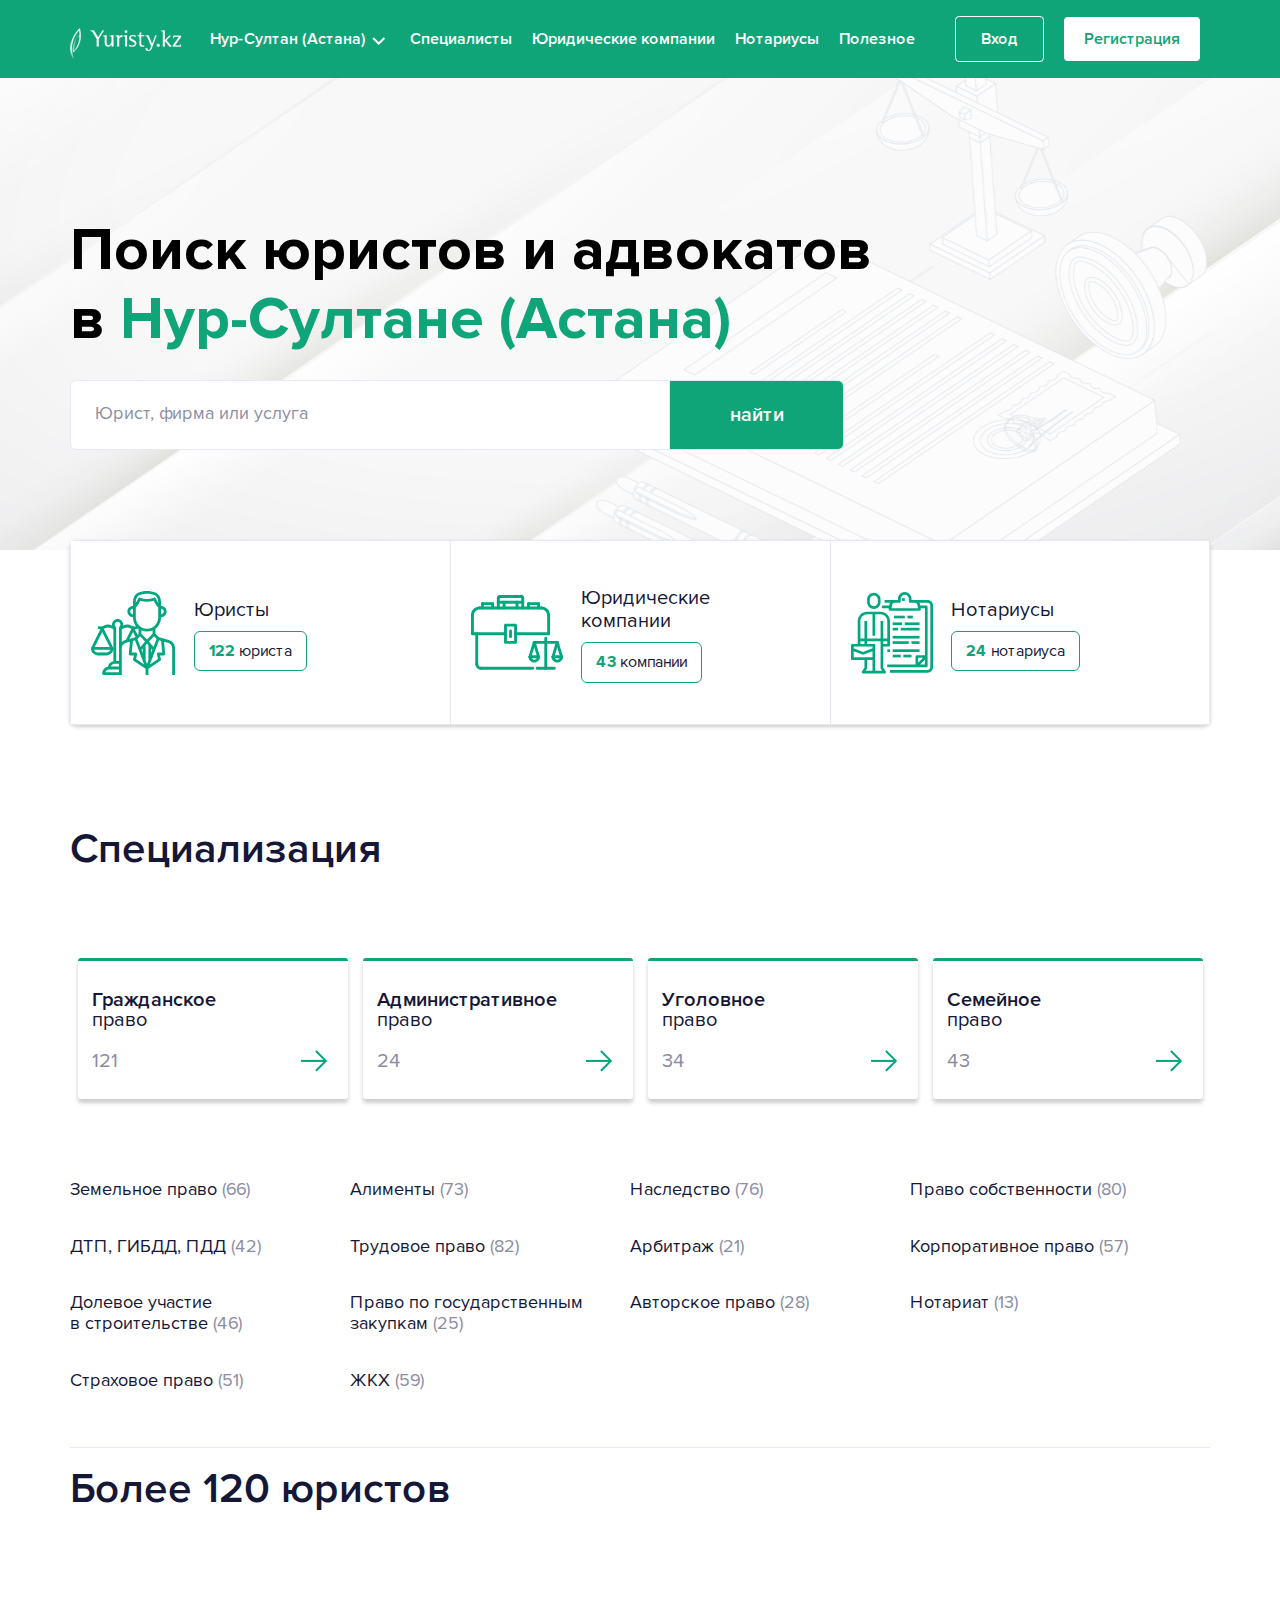
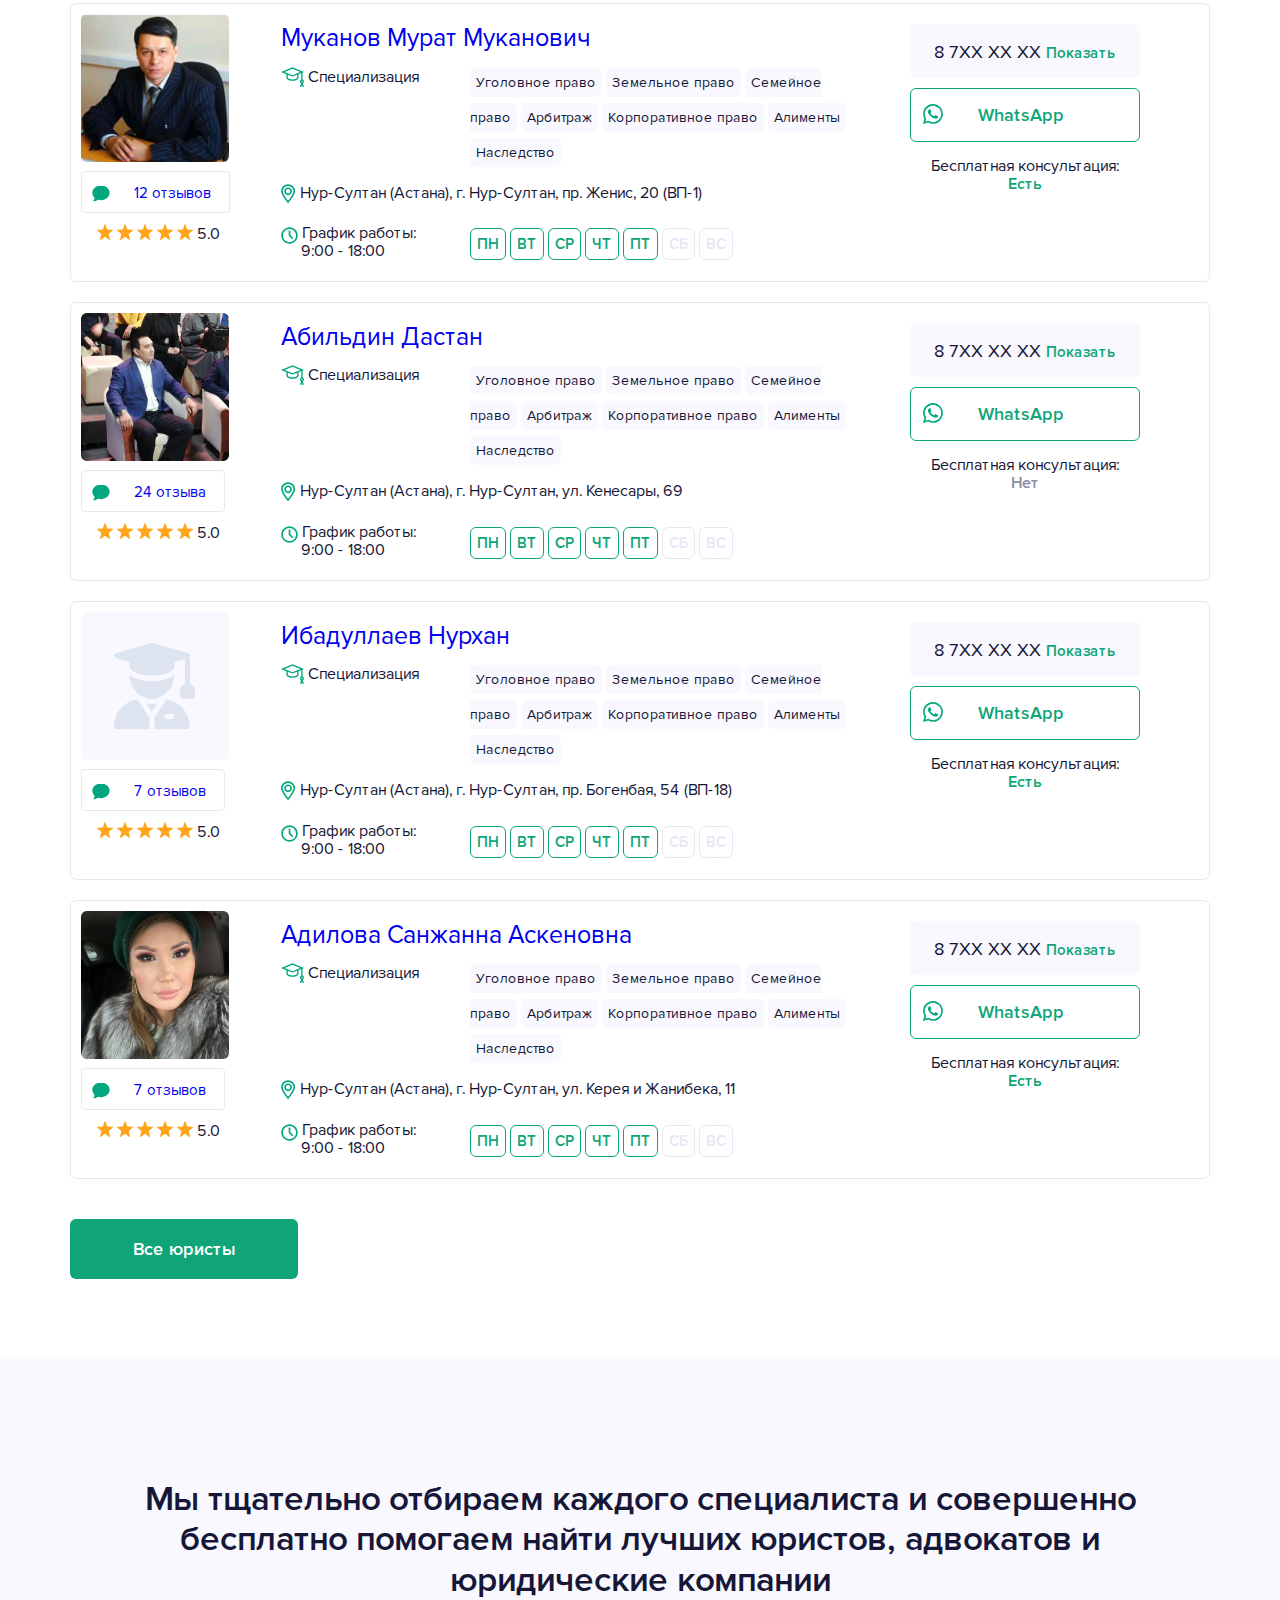
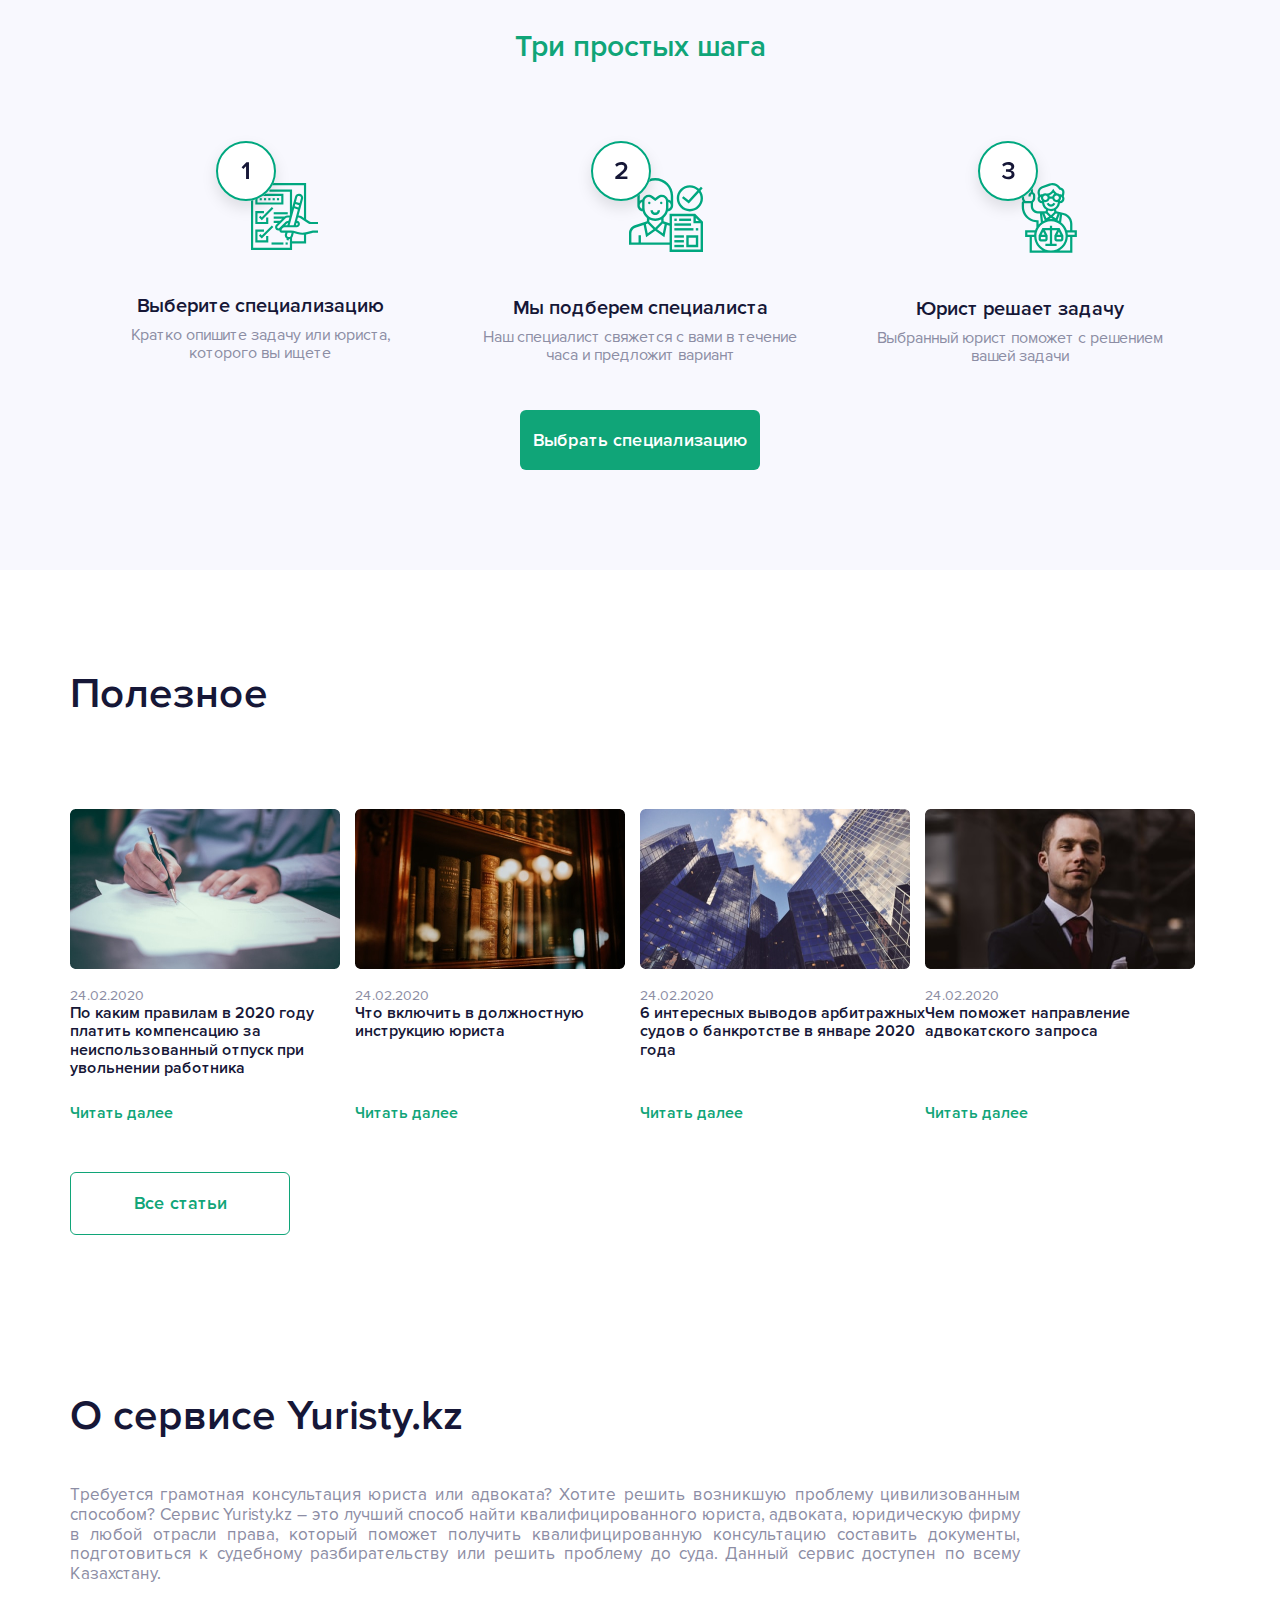
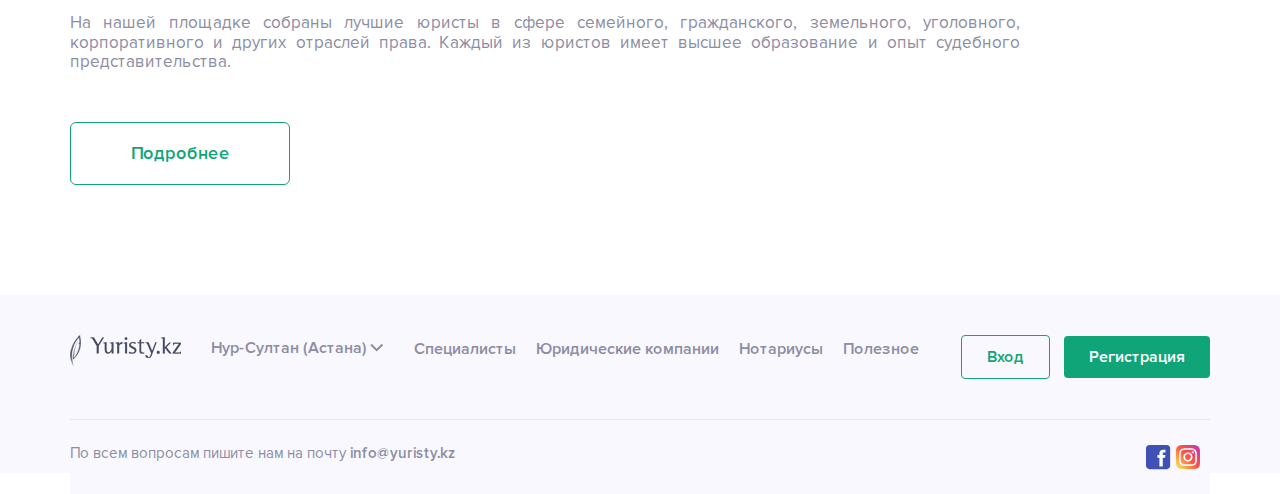
<file: index.html>
<!DOCTYPE html>
<html lang="ru">
<head>
<meta charset="UTF-8">
<meta name="viewport" content="width=device-width, initial-scale=1.0">
<meta http-equiv="X-UA-Compatible" content="ie=edge">
<link rel="stylesheet" href="css/normalize.css">
<link rel="stylesheet" href="css/main.css">
<link rel="stylesheet" href="css/bootstrap-grid.css">
<link rel="stylesheet" href="https://cdnjs.cloudflare.com/ajax/libs/font-awesome/4.7.0/css/font-awesome.min.css">


<title>Yurist.kz</title>
<script>
	var jQueryroot = jQuery("html, body");
	jQuery('a[href*="#"]').click(function (event) {
		if (jQuery.attr(this, "href") == "#") {
			event.preventDefault();
		} else {
			jQueryroot.animate(
				{
					scrollTop: jQuery(jQuery.attr(this, "href")).offset().top
				},
				1000
			);
		}
		
		return false;
	});
</script>
</head>
<body>
</head>

<body>
	
<div class="boo-navbar">
		<div class="container">
			<!-- Mobile -->
			<div class="boo-nav-collapsed">
				<a href="index.html">
					<img class="mobile-logo" src="image/Main/image 1.svg" alt="Logo"/>
				</a>
				<button class="boo-nav-toggle">
					<!-- <i class="fa fa-fw fa-bars"></i> -->
					<div class="content">
						<div class="hamburger">
							<span></span>
							<span></span>
							<span></span>
							<span></span>
						</div>
					</div>
				</button>
			</div>
			<!-- Brand -->
			<div class="boo-nav-brand">
				<a href="index.html">
					<img src="image/Main/image 1.svg" alt="Logo" />
				</a>
			</div>
			<div class="dropdown">
				<div class="select">
					<span class="boo-nav-city ">Нур-Султан (Астана)<img src="image/Main/Icon.svg" alt="Стрелка" ></span>
				</div>
				<input type="hidden" name="gender">
				<ul class="dropdown-menu">
					<li id="male"><span class="boo-nav-city ">Нур-Султан (Астана)<img src="image/Main/Icon.svg" alt="Стрелка"></span></li>
					<li id="female"><span class="boo-nav-city ">Нур-Султан (Астана)<img src="image/Main/Icon.svg" alt="Стрелка"></span></li>
				</ul>
			</div>
			<!-- Nav items -->
			<div class="boo-nav-collapse">
				<ul class="boo-nav-items">
					<li><a href="yurists.html">Специалисты</a></li>
					<li><a href="Compani.html">Юридические компании</a></li>
					<li><a href="#">Нотариусы</a></li>
					<li><a href="#">Полезное</a></li>
					<li><span  class="nav_btn btn_stroke model_link2">Вход</span></li>
					<li><span class="nav_btn btn_fill model_link">Регистрация</span></li>

				</ul>
			</div>
		</div>
		</div>
</div>
<div id="mask"></div>






<div class="model2">
	<!-- The popup -->
	<span class="close"><img src="image/Mobile/close.svg" alt="Close"></span>
	<div class="constraint">
		<!-- Popup content -->
		<div class="model_heder">
			<div class="model_heder-text">Вход</div>
		</div>
		<div class="model_type">Войдите в личный кабинет</div>
		<div class="model2_section">
					<form>
						<div class="">
							<label for=""></label>
							<input class=model2_input type="email" placeholder="Имя" >
						</div>
						<div class="">
							<label for=""></label>
							<input class=model2_input type="password" placeholder="Эл почта">
						</div>
					</form>
									<div class="model2_btn">
										<button>Войти</button>
									</div>
									<div class="model_socal">
										<div class="col-sm">
											<div class="model_socal-text">Вход через соцсети</div>
										</div>
										<div class="col-sm">
											<div class="model_socal-icon">
												<a href="#"><img src="image/Modal/Icon_google.svg" alt="Icon"></a>
												<a href="#"><img src="image/Modal/Icon_fb.svg" alt="Icon"></a>
												<a href="#"><img src="image/Modal/Icon_vk.svg" alt="Icon"></a>
											</div>
										</div>
									</div>
		</div>

	</div>
</div>



<div class="model">
	<!-- The popup -->
	<span class="close"><img src="image/Mobile/close.svg" alt="Close"></span>
	<div class="constraint">
		<!-- Popup content -->
		<div class="model_heder">
			<div class="model_heder-text">Регистрация</div>
		</div>
		<div class="model_type">Выберите тип учетной записи</div>
	<main>
		<input id="tab1" type="radio" name="tabs" checked>
		<label class="model_content-title" for="tab1">Физическое лицо</label>
	
		<input id="tab2" type="radio" name="tabs">
		<label class="model_content-title" for="tab2">Юрист/адвокат</label>

			<input id="tab3" type="radio" name="tabs">
			<label class="model_content-title" for="tab3">Юридическая компания</label>
	
		<section  id="content1">
			<form action="#">
				<div class="col-sm">
					<input type="text" placeholder="Имя">
				</div>
				<div class="col-sm">
					<input type="email" placeholder="Эл почта">
				</div>
				<div class="col-sm">
					<input type="password" placeholder="Пароль">
				</div>
				<div class="col-sm">
					<input type="password" placeholder="Повторите пароль">
				</div>
			</form>


<div class="chB">
						<input class="model_check-i" type="checkbox" id="check">
						<label for="check" class="model_check">Даю согласие на обработку персональных данных</label>
</div>
					
					<div class="model_btn">
						<button>Зарегистрироваться</button>
					</div>
					<div class="model_socal">
						<div class="col-sm">
							<div class="model_socal-text">Регистрация через соцсети</div>
						</div>
						<div class="col-sm">
							<div class="model_socal-icon">
<a href="#"><img src="image/Modal/Icon_google.svg" alt="Icon"></a>
<a href="#"><img src="image/Modal/Icon_fb.svg" alt="Icon"></a>
<a href="#"><img src="image/Modal/Icon_vk.svg" alt="Icon"></a>
							</div>
						</div>
					</div>
		</section>
		<section id="content2">
				<form action="#">
				<div class="col-sm">
					<input type="text" placeholder="Фамилия">
				</div>
				<div class="col-sm">
					<input type="text" placeholder="Имя">
				</div>
				<div class="col-sm">
					<input type="text" placeholder="Отчество">
				</div>
					<div class="col-sm">
						<input type="phone" placeholder="Телефон">
					</div>
					<div class="col-sm">
						<input type="email" placeholder="Эл. почта">
					</div>
					<div class="col-sm">
						<input type="text" placeholder="Нур-Султан(Астана)">
					</div>
					<div class="col-sm">
						<input type="text" placeholder="Специализация">
					</div>
					<div class="col-sm">
						<div class="model_special">
							<span class="model_special-cadr">
								Уголовное право <button>Удалить</button>
							</span>
							<span class="model_special-cadr">
								Административное право <button>Удалить</button>
							</span>
						</div>
					</div>
					<div class="col-sm">
						<input type="password" placeholder="Пароль">
					</div>
					<div class="col-sm">
						<input type="password" placeholder="Повторите пароль">
					</div>
				</form>
<div class="chB">
	<input class="model_check-i" type="checkbox" id="check">
	<label for="check" class="model_check">Даю согласие на обработку персональных данных</label>
</div>
				<div class="model_btn">
					<button>Зарегистрироваться</button>
				</div>
			</p>
		</section>
		 <section id="content3">
				<form action="#">
					<div class="col-sm">
						<input type="text" placeholder="Название компании">
					</div>
					<div class="col-sm">
						<input type="phone" placeholder="Телефон">
					</div>
					<div class="col-sm">
						<input type="email" placeholder="Эл. почта">
					</div>
					<div class="col-sm">
						<input type="text" placeholder="Нур-Султан(Астана)">
					</div>
						<div class="col-sm">
							<input type="text" placeholder="Специализация">
						</div>
						<div class="col-sm">
							<div class="model_special">
								<span class="model_special-cadr">
									Уголовное право  <button>Удалить</button>
								</span>
								<span class="model_special-cadr">
									Административное право <button>Удалить</button>
								</span>
							</div>
						</div>
				<div class="col-sm">
					<input type="password" placeholder="Пароль">
				</div>
				<div class="col-sm">
					<input type="password" placeholder="Повторите пароль">
				</div>
				</form>
<div class="chB">
	<input class="model_check-i" type="checkbox" id="check">
	<label for="check" class="model_check">Даю согласие на обработку персональных данных</label>
</div>
					<div class="model_btn">
						<button>Зарегистрироваться</button>
					</div>
	
		</div>
	</div>

		
	</div> <!-- /Popup content -->

</div> <!-- /The popup -->


</div>


<!-- Главная -->
<div class="main">
<div class="container">
<div class="row">
<div class="col-12"><h1 class="">Поиск юристов и адвокатов <br>
	в <span>Нур-Султане (Астана)</span></h1></div>
	<div class="w-100"></div>
<form class="catalin">
	<label for="">
	<input type="text" placeholder="Юрист, фирма или услуга" required>
	<button type="submit">Найти</button>
	</label>
</form>
</div>
</div>
</div>
<div  class="factodes">
	<div class="container">
		<div class="row factodes_blocks">
			<div class="col-sm-4 factodes_block">
				<img src="image/Main/Vector1.svg" alt="Icon" class="factodes_img">
				<div class="factodes_text">
					<div class="factodes_textt">Юристы</div>
					<div class="factodes_fact"> <span>122</span> юриста</div>
				</div>
			</div>
			<div class="col-sm-4 factodes_block">
				<img src="image/Main/Vector2.svg" alt="Icon" class="factodes_img">
				<div class="factodes_text">
					<div class="factodes_textt">Юридические компании</div>
					<div class="factodes_fact"> <span>43</span> компании</div>
				</div>
			</div>
			<div class="col-sm-4 factodes_block">
				<img src="image/Main/Vector3.svg" alt="Icon" class="factodes_img">
				<div class="factodes_text">
					<div class="factodes_textt">Нотариусы</div>
					<div class="factodes_fact"> <span>24</span> нотариуса</div>
				</div>
			</div>
		</div>
	</div>
</div>
<!-- Специализация-->
<div id="factodes" class="special">
	<div class="container">
		<h4 class="title">Специализация </h4> 
		<div class="row special_blocks ">
			<div class="col-sm ">
			<div class="special_block">
				<div class="special_text">Гражданское <br> <span>право</span></div>
				<div class="special_fact">121
				<a href="#" class="special_icon">
					<img  src="image/Spesial/Group 1.svg" alt="Иконка">
				</a></div>
			</div>
			</div>
						<div class="col-sm">
							<div class="special_block">
								<div class="special_text">Административное <br> <span>право</span></div>
								<div class="special_fact">24
									<a href="#" class="special_icon">
										<img src="image/Spesial/Group 1.svg" alt="Иконка">
									</a>
								</div>
							</div>
						</div><div class="col-sm">
							<div class="special_block">
								<div class="special_text">Уголовное <br> <span>право</span></div>
								<div class="special_fact">34
									<a href="#" class="special_icon">
										<img src="image/Spesial/Group 1.svg" alt="Иконка">
									</a>
								</div>
							</div>
						</div>
						<div class="col-sm">
							<div class="special_block">
								<div class="special_text">Семейное <br> <span>право</span></div>
								<div class="special_fact">43
									<a href="#" class="special_icon">
										<img src="image/Spesial/Group 1.svg" alt="Иконка">
									</a>
								</div>
							</div>
						</div>
					</div>
			
				<div class="row services">
					<div class="col-sm">
						<div class="services_block">
							<a href="#">Земельное право <span>(66)</span></a>
							<a href="#">ДТП, ГИБДД, ПДД <span>(42)</span></a>
							<a href="#">Долевое участие <br>
								в строительстве <span>(46)</span></a>
							<a href="#">Страховое право <span>(51)</span></a>
							</div>
							</div>
							<div class="col-sm">
								<div class="services_block">
									<a href="#">Алименты <span>(73)</span></a>
									<a href="#">Трудовое право <span>(82)</span></a>
									
									<a href="#" class="db">Право по государственным <br> закупкам <span>(25)</span></a>
									<a href="#" class="db">ЖКХ <span>(59)</span></a>
								</div>
							</div>
							<div class="col-sm db">
								<div class="services_block">
									<a href="#">Наследство <span>(76)</span></a>
									<a href="#">Арбитраж <span>(21)</span></a>
									<a href="#">Авторское право <span>(28)</span></a>
								</div>
							</div>
							<div class="col-sm db">
								<div class="services_block">
									<a href="#">Право собственности <span>(80)</span></a>
									<a href="#">Корпоративное право <span>(57)</span></a>
									<a href="#">Нотариат <span>(13)</span></a>
								</div>
							</div>
								<div class="services_block">
									<button class="all" href="#">Все специальности (16)</button>
								</div>
				</div>

</div>
</div>
<!-- Более 120 юристов-->
<section class="container law">
	<div class="lawyers">
		<div class="container">
			<h4 class="titles">Более 120 юристов</h4>
	</div>
	<!-- Карточки юоистов -->
	<div class="lawyer">
		<div class="container">
			<div class="row lawyer_block">
	
				<div class="col-sm-2 lawyer_block-photo ">
					<a href="yurist.html"><img src="image/Lawyers/Rectangle 26.png" alt="Фото" class="photo"></a>
					
					
					<div class="rewyes">
						<img src="image/Lawyers/icon/Vector.svg" alt="Иконка отзывы" class="rewyes_icon">
						<a href="#"><span class="rewyes_text">12 отзывов</span></a>
					</div>
					<div class="stars">
						<img class="star" src="image/Lawyers/icon/Icon_star.svg" alt="Звезда">
						<img class="star" src="image/Lawyers/icon/Icon_star.svg" alt="Звезда">
						<img class="star" src="image/Lawyers/icon/Icon_star.svg" alt="Звезда">
						<img class="star" src="image/Lawyers/icon/Icon_star.svg" alt="Звезда">
						<img class="star" src="image/Lawyers/icon/Icon_star.svg" alt="Звезда">
						<span>5.0</span>
					</div>
				</div>
				<div class="col-sm-6 lawyer_block-ingo">
					<a href="yurist.html"><div class="name">Муканов Мурат Муканович</div></a>
					
					<div class="row">
						<div class="col-sm-4">
							<div class="specialistik">
								<img src="image/Lawyers/icon/icon4.svg" alt="Иконка" class="special_img">
								<span class="special">Специализация </span>
								<a href="#"></a>
							</div>
						</div>
						<div class="col-sm-8 uslugi">
							<span class="spec">Уголовное право</span>
							<span class="spec">Земельное право</span>
							<span class="spec">Семейное право</span>
							<span class="spec">Арбитраж</span>
							<span class="spec">Корпоративное право</span>
							<span class="spec">Алименты</span>
							<span class="spec">Наследство</span>
							<span class=""></span>
							<span class=""></span>
							<span class=""></span>
							<span class=""></span>
						</div>
						<div class="col-sm-12">
							<div class="specialistik">
								<img src="image/Lawyers/icon/icon3.svg" alt="Иконка" class="special_img">
								<span class="special">Нур-Султан (Астана), г. Нур-Султан, пр. Женис, 20 (ВП-1)</span>
							</div>
						</div>
						<div class="col-sm">
							<div class="specialistik">
								<img src="image/Lawyers/icon/icon2.svg" alt="Иконка" class="special_img">
								<span class="special">График работы:</span>
								<div class="week">
									<span class="weekdays">ПН</span>
									<span class="weekdays">ВТ</span>
									<span class="weekdays">СР</span>
									<span class="weekdays">ЧТ</span>
									<span class="weekdays">ПТ</span>
									<span class="output">СБ</span>
									<span class="output">ВС</span></div><br>
								<span class="time">9:00 - 18:00</span>
							</div>
						</div>
					</div>
				</div>
				<div class="col-sm-3 phone_card ">
					<div class="phone">8 7XX XX XX <span>Показать</span></div>
					<div class="WhatsApp_block">
						<a href="#" class="wa_icon"><img class="wa_icon" src="image/Lawyers/icon/icon_WhatsApp.svg" alt="Wa_icon"></a>
						<a href="#" class="wa_text">WhatsApp</a>
					</div>
					<div class="consultation">
						<div class="cons">Бесплатная консультация:</div>
						<div class="yes">Есть</div>
					</div>
				</div>
			</div>
		</div>
	</div>

	<div class="lawyer">
		<div class="container">
			<div class="row lawyer_block">
	
				<div class="col-sm-2 lawyer_block-photo ">
					<a href="yurist.html"><img src="image/Lawyers/Dastan.png" alt="Фото" class="photo"></a>
					
	
					<div class="rewyes">
						<img src="image/Lawyers/icon/Vector.svg" alt="Иконка отзывы" class="rewyes_icon">
						<a href="#"><span class="rewyes_text">24 отзыва</span></a>
					</div>
					<div class="stars">
						<img class="star" src="image/Lawyers/icon/Icon_star.svg" alt="Звезда">
						<img class="star" src="image/Lawyers/icon/Icon_star.svg" alt="Звезда">
						<img class="star" src="image/Lawyers/icon/Icon_star.svg" alt="Звезда">
						<img class="star" src="image/Lawyers/icon/Icon_star.svg" alt="Звезда">
						<img class="star" src="image/Lawyers/icon/Icon_star.svg" alt="Звезда">
						<span>5.0</span>
					</div>
				</div>
				<div class="col-sm-6 lawyer_block-ingo">
					<a href="yurist.html"><div class="name">Абильдин Дастан</div></a>
					
					<div class="row">
						<div class="col-sm-4">
							<div class="specialistik">
								<img src="image/Lawyers/icon/icon4.svg" alt="Иконка" class="special_img">
								<span class="special">Специализация </span>
								<a href="#"></a>
							</div>
						</div>
						<div class="col-sm-8 uslugi">
							<span class="spec">Уголовное право</span>
							<span class="spec">Земельное право</span>
							<span class="spec">Семейное право</span>
							<span class="spec">Арбитраж</span>
							<span class="spec">Корпоративное право</span>
							<span class="spec">Алименты</span>
							<span class="spec">Наследство</span>
							<span class=""></span>
							<span class=""></span>
							<span class=""></span>
							<span class=""></span>
						</div>
						<div class="col-sm-12">
							<div class="specialistik">
								<img src="image/Lawyers/icon/icon3.svg" alt="Иконка" class="special_img">
								<span class="special">Нур-Султан (Астана), г. Нур-Султан, ул. Кенесары, 69</span>
							</div>
						</div>
						<div class="col-sm">
							<div class="specialistik">
								<img src="image/Lawyers/icon/icon2.svg" alt="Иконка" class="special_img">
								<span class="special">График работы:</span>
								<div class="week">
									<span class="weekdays">ПН</span>
									<span class="weekdays">ВТ</span>
									<span class="weekdays">СР</span>
									<span class="weekdays">ЧТ</span>
									<span class="weekdays">ПТ</span>
									<span class="output">СБ</span>
									<span class="output">ВС</span></div><br>
								<span class="time">9:00 - 18:00</span>
							</div>
						</div>
					</div>
				</div>
				<div class="col-sm-3 phone_card ">
					<div class="phone">8 7XX XX XX <span>Показать</span></div>
					<div class="WhatsApp_block">
						<a href="#" class="wa_icon"><img class="wa_icon" src="image/Lawyers/icon/icon_WhatsApp.svg" alt="Wa_icon"></a>
						<a href="#" class="wa_text">WhatsApp</a>
					</div>
					<div class="consultation">
						<div class="cons">Бесплатная консультация:</div>
						<div class="no">Нет</div>
					</div>
				</div>
			</div>
		</div>
	</div>

		<div class="lawyer">
			<div class="container">
				<div class="row lawyer_block">
		
					<div class="col-sm-2 lawyer_block-photo ">
						<a href="yurist.html"><img src="image/Lawyers/Empty.png" alt="Фото" class="photo"></a>
						
		
						<div class="rewyes">
							<img src="image/Lawyers/icon/Vector.svg" alt="Иконка отзывы" class="rewyes_icon">
							<a href="#"><span class="rewyes_text">7 отзывов</span></a>
						</div>
						<div class="stars">
							<img class="star" src="image/Lawyers/icon/Icon_star.svg" alt="Звезда">
							<img class="star" src="image/Lawyers/icon/Icon_star.svg" alt="Звезда">
							<img class="star" src="image/Lawyers/icon/Icon_star.svg" alt="Звезда">
							<img class="star" src="image/Lawyers/icon/Icon_star.svg" alt="Звезда">
							<img class="star" src="image/Lawyers/icon/Icon_star.svg" alt="Звезда">
							<span>5.0</span>
						</div>
					</div>
					<div class="col-sm-6 lawyer_block-ingo">
						<a href="yurist.html"><div class="name">Ибадуллаев Нурхан</div></a>
						
						<div class="row">
							<div class="col-sm-4">
								<div class="specialistik">
									<img src="image/Lawyers/icon/icon4.svg" alt="Иконка" class="special_img">
									<span class="special">Специализация </span>
									<a href="#"></a>
								</div>
							</div>
							<div class="col-sm-8 uslugi">
								<span class="spec">Уголовное право</span>
								<span class="spec">Земельное право</span>
								<span class="spec">Семейное право</span>
								<span class="spec">Арбитраж</span>
								<span class="spec">Корпоративное право</span>
								<span class="spec">Алименты</span>
								<span class="spec">Наследство</span>
								<span class=""></span>
								<span class=""></span>
								<span class=""></span>
								<span class=""></span>
							</div>
							<div class="col-sm-12">
								<div class="specialistik">
									<img src="image/Lawyers/icon/icon3.svg" alt="Иконка" class="special_img">
									<span class="special">Нур-Султан (Астана), г. Нур-Султан, пр. Богенбая, 54 (ВП-18)</span>
								</div>
							</div>
							<div class="col-sm">
								<div class="specialistik">
									<img src="image/Lawyers/icon/icon2.svg" alt="Иконка" class="special_img">
									<span class="special">График работы:</span>
									<div class="week">
										<span class="weekdays">ПН</span>
										<span class="weekdays">ВТ</span>
										<span class="weekdays">СР</span>
										<span class="weekdays">ЧТ</span>
										<span class="weekdays">ПТ</span>
										<span class="output">СБ</span>
										<span class="output">ВС</span></div><br>
									<span class="time">9:00 - 18:00</span>
								</div>
							</div>
						</div>
					</div>
					<div class="col-sm-3 phone_card ">
						<div class="phone">8 7XX XX XX <span>Показать</span></div>
						<div class="WhatsApp_block">
							<a href="#" class="wa_icon"><img class="wa_icon" src="image/Lawyers/icon/icon_WhatsApp.svg" alt="Wa_icon"></a>
							<a href="#" class="wa_text">WhatsApp</a>
						</div>
						<div class="consultation">
							<div class="cons">Бесплатная консультация:</div>
							<div class="yes">Есть</div>
						</div>
					</div>
				</div>
			</div>
		</div>

		<div class="lawyer">
					<div class="container">
						<div class="row lawyer_block">
				
							<div class="col-sm-2 lawyer_block-photo ">
									<a href="yurist.html"><img src="image/Lawyers/Saganna.png" alt="Фото" class="photo"></a>
							
				
								<div class="rewyes">
									<img src="image/Lawyers/icon/Vector.svg" alt="Иконка отзывы" class="rewyes_icon">
									<a href="#"><span class="rewyes_text">7 отзывов</span></a>
								</div>
								<div class="stars">
									<img class="star" src="image/Lawyers/icon/Icon_star.svg" alt="Звезда">
									<img class="star" src="image/Lawyers/icon/Icon_star.svg" alt="Звезда">
									<img class="star" src="image/Lawyers/icon/Icon_star.svg" alt="Звезда">
									<img class="star" src="image/Lawyers/icon/Icon_star.svg" alt="Звезда">
									<img class="star" src="image/Lawyers/icon/Icon_star.svg" alt="Звезда">
									<span>5.0</span>
								</div>
							</div>
							<div class="col-sm-6 lawyer_block-ingo">
									<a href="yurist.html"><div class="name">Адилова Санжанна Аскеновна</div></a>
							
								<div class="row">
									<div class="col-sm-4">
										<div class="specialistik">
											<img src="image/Lawyers/icon/icon4.svg" alt="Иконка" class="special_img">
											<span class="special">Специализация </span>
											<a href="#"></a>
										</div>
									</div>
									<div class="col-sm-8 uslugi">
										<span class="spec">Уголовное право</span>
										<span class="spec">Земельное право</span>
										<span class="spec">Семейное право</span>
										<span class="spec">Арбитраж</span>
										<span class="spec">Корпоративное право</span>
										<span class="spec">Алименты</span>
										<span class="spec">Наследство</span>
										<span class=""></span>
										<span class=""></span>
										<span class=""></span>
										<span class=""></span>
									</div>
									<div class="col-sm-12">
										<div class="specialistik">
											<img src="image/Lawyers/icon/icon3.svg" alt="Иконка" class="special_img">
											<span class="special">Нур-Султан (Астана), г. Нур-Султан, ул. Керея и Жанибека, 11</span>
										</div>
									</div>
									<div class="col-sm">
										<div class="specialistik">
											<img src="image/Lawyers/icon/icon2.svg" alt="Иконка" class="special_img">
											<span class="special">График работы:</span>
											<div class="week">
												<span class="weekdays">ПН</span>
												<span class="weekdays">ВТ</span>
												<span class="weekdays">СР</span>
												<span class="weekdays">ЧТ</span>
												<span class="weekdays">ПТ</span>
												<span class="output">СБ</span>
												<span class="output">ВС</span></div><br>
											<span class="time">9:00 - 18:00</span>
										</div>
									</div>
								</div>
							</div>
							<div class="col-sm-3 phone_card ">
								<div class="phone">8 7XX XX XX <span>Показать</span></div>
								<div class="WhatsApp_block">
									<a href="#" class="wa_icon"><img class="wa_icon" src="image/Lawyers/icon/icon_WhatsApp.svg" alt="Wa_icon"></a>
									<a href="#" class="wa_text">WhatsApp</a>
								</div>
								<div class="consultation">
									<div class="cons">Бесплатная консультация:</div>
									<div class="yes">Есть</div>
								</div>
							</div>
						</div>
					</div>
		</div>
		<div class="lawyers_mobile">
			<div class="container">
			<div class="lowers_mobile card">
								<div class="row">
									<div class="col-md-4 col-6">
										<div class="lawyers_photo">
												<a href="yurist.html"><img src="image/Lawyers/Rectangle 26.png" alt="photo"></a>
											
										</div>
									</div>
									<div class="col-md-6 col-6">
										<div class="lawyers_name">
												<a href="yurist.html">Муканов Мурат Муканович</a>
											
										</div>
										<div class="lawyers_stars">
											<img class="star" src="image/Lawyers/icon/Icon_star.svg" alt="Звезда">
											<img class="star" src="image/Lawyers/icon/Icon_star.svg" alt="Звезда">
											<img class="star" src="image/Lawyers/icon/Icon_star.svg" alt="Звезда">
											<img class="star" src="image/Lawyers/icon/Icon_star.svg" alt="Звезда">
											<img class="star" src="image/Lawyers/icon/Icon_star.svg" alt="Звезда">
											<span>5.0</span>
										</div>
										<div class="lawyers_rewyes">
											<img src="image/Lawyers/icon/Vector.svg" alt="rewyes">
											<a href="#"><span class="rewyes_text">7 отзывов</span></a>
										</div>
									</div>
								</div>
								<div class="row">
									<div class="col-12">
										<div class="lawyers_specialization">
											<img src="image/Lawyers/icon/icon4.svg" alt="Icon">
											Специализация:
										</div>
									</div>
									<div class="col-12">
										<div class="lawyers_uslugi">
											<span class="spec">Уголовное право</span>
											<span class="spec">Земельное право</span>
											<span class="spec">Семейное право</span>
											<span class="spec">Арбитраж</span>
											<span class="spec">Корпоративное право</span>
											<span class="spec">Алименты</span>
											<span class="spec">Наследство</span>
										</div>
									</div>
									<div class="col-12">
										<div class="lawyers_adress">
											<img src="image/Lawyers/icon/icon3.svg" alt="Icon">
											Нур-Султан (Астана), г. Нур-Султан, пр. Женис, 20 (ВП-1)
										</div>
									</div>
									<div class="col-12">
										<div class="lawyers_graphick">
											<img src="image/Lawyers/icon/icon2.svg" alt="Icon">
											График работы: <span>9:00 - 18:00</span>
											<div class="lawyers_week">
												<span class="weekdays">ПН</span>
												<span class="weekdays">ВТ</span>
												<span class="weekdays">СР</span>
												<span class="weekdays">ЧТ</span>
												<span class="weekdays">ПТ</span>
												<span class="output">СБ</span>
												<span class="output">ВС</span></div>
										</div>
									</div>
									<div class="col-md-12 col-12">
										<div class="lawyers_consultation">
											<div class="yes">
												Бесплатная консультация:
												<span>
													<img src="image/Lawyers/icon/Cons_galka.svg" alt="Icon">
													Есть
												</span>
											</div>
										</div>
									</div>
									<div class="col-md-12 col-12">
										<div class="lawyers_phone">
											<div class="phone">
												<span></span>
												8 7
												<button>Показать</button>
											</div>
										</div>
									</div>
									<div class="col-md-12 col-12">
										<div class="lawyers_whtasapp">
											<div class="whtasapp">
							
												<a href="#"><img src="image/Lawyers/icon/icon_WhatsApp.svg" alt="Icon"></a>
												<a href="#" class="whtasapp-text">WhatsApp</a>
												<span></span>
											</div>
										</div>
									</div>
								</div>
			</div>
		<div class="lowers_mobile card">
			<div class="row">
				<div class="col-md-4 col-6">
					<div class="lawyers_photo">
							<a href="yurist.html"><img src="image/Lawyers/Empty.png" alt="photo"></a>
					
					</div>
				</div>
				<div class="col-md-6 col-6">
					<div class="lawyers_name">
							<a href="yurist.html">Жилисбаев Азамат Жумадуллович</a>
					
					</div>
					<div class="lawyers_stars">
						<img class="star" src="image/Lawyers/icon/Icon_star.svg" alt="Звезда">
						<img class="star" src="image/Lawyers/icon/Icon_star.svg" alt="Звезда">
						<img class="star" src="image/Lawyers/icon/Icon_star.svg" alt="Звезда">
						<img class="star" src="image/Lawyers/icon/Icon_star.svg" alt="Звезда">
						<img class="star" src="image/Lawyers/icon/Icon_star.svg" alt="Звезда">
						<span>5.0</span>
					</div>
					<div class="lawyers_rewyes">
						<img src="image/Lawyers/icon/Vector.svg" alt="rewyes">
						<a href="#"><span class="rewyes_text">12 отзывов</span></a>
					</div>
				</div>
			</div>
			<div class="row">
				<div class="col-12">
					<div class="lawyers_specialization">
						<img src="image/Lawyers/icon/icon4.svg" alt="Icon">
						Специализация:
					</div>
				</div>
				<div class="col-12">
					<div class="lawyers_uslugi">
						<span class="spec">Уголовное право</span>
						<span class="spec">Земельное право</span>

					</div>
				</div>
				<div class="col-12">
					<div class="lawyers_adress">
						<img src="image/Lawyers/icon/icon3.svg" alt="Icon">
						Нур-Султан (Астана), г. Нур-Султан, пр. Женис, 20 (ВП-1)
					</div>
				</div>
				<div class="col-12">
					<div class="lawyers_graphick">
						<img src="image/Lawyers/icon/icon2.svg" alt="Icon">
						График работы: <span>9:00 - 18:00</span>
						<div class="lawyers_week">
							<span class="weekdays">ПН</span>
							<span class="weekdays">ВТ</span>
							<span class="weekdays">СР</span>
							<span class="weekdays">ЧТ</span>
							<span class="weekdays">ПТ</span>
							<span class="output">СБ</span>
							<span class="output">ВС</span></div>
					</div>
				</div>
				<div class="col-md-12 col-12">
					<div class="lawyers_consultation">
						<div class="no">
							Бесплатная консультация:
							<span>
								Нет
							</span>
						</div>
					</div>
				</div>
				<div class="col-md-12 col-12">
					<div class="lawyers_phone">
						<div class="phone">
							<span></span>
							8 7<button>Показать</button>
							
						</div>
					</div>
				</div>
				<div class="col-md-12 col-12">
					<div class="lawyers_whtasapp">
						<div class="whtasapp">
		
							<a href="#"><img src="image/Lawyers/icon/icon_WhatsApp.svg" alt="Icon"></a>
							<a href="#" class="whtasapp-text">WhatsApp</a>
							<span></span>
						</div>
					</div>
				</div>
			</div>
		</div>
			<div class="lowers_mobile card">
				<div class="row">
					<div class="col-md-4 col-6">
						<div class="lawyers_photo">
							<a href="yurist.html"><img src="image/Lawyers/Rectangle 26.png" alt="photo"></a>
						
						</div>
					</div>
					<div class="col-md-6 col-6">
						<div class="lawyers_name">
							<a href="yurist.html">Муканов Мурат Муканович</a>
							
						</div>
						<div class="lawyers_stars">
							<img class="star" src="image/Lawyers/icon/Icon_star.svg" alt="Звезда">
							<img class="star" src="image/Lawyers/icon/Icon_star.svg" alt="Звезда">
							<img class="star" src="image/Lawyers/icon/Icon_star.svg" alt="Звезда">
							<img class="star" src="image/Lawyers/icon/Icon_star.svg" alt="Звезда">
							<img class="star" src="image/Lawyers/icon/Icon_star.svg" alt="Звезда">
							<span>5.0</span>
						</div>
						<div class="lawyers_rewyes">
							<img src="image/Lawyers/icon/Vector.svg" alt="rewyes">
							<a href="#"><span class="rewyes_text">7 отзывов</span></a>
						</div>
					</div>
				</div>
				<div class="row">
					<div class="col-12">
						<div class="lawyers_specialization">
							<img src="image/Lawyers/icon/icon4.svg" alt="Icon">
							Специализация:
						</div>
					</div>
					<div class="col-12">
						<div class="lawyers_uslugi">
							<span class="spec">Уголовное право</span>
							<span class="spec">Земельное право</span>
							<span class="spec">Семейное право</span>
							<span class="spec">Арбитраж</span>
							<span class="spec">Корпоративное право</span>
							<span class="spec">Алименты</span>
							<span class="spec">Наследство</span>
						</div>
					</div>
					<div class="col-12">
						<div class="lawyers_adress">
							<img src="image/Lawyers/icon/icon3.svg" alt="Icon">
							Нур-Султан (Астана), г. Нур-Султан, пр. Женис, 20 (ВП-1)
						</div>
					</div>
					<div class="col-12">
						<div class="lawyers_graphick">
							<img src="image/Lawyers/icon/icon2.svg" alt="Icon">
							График работы: <span>9:00 - 18:00</span>
							<div class="lawyers_week">
								<span class="weekdays">ПН</span>
								<span class="weekdays">ВТ</span>
								<span class="weekdays">СР</span>
								<span class="weekdays">ЧТ</span>
								<span class="weekdays">ПТ</span>
								<span class="output">СБ</span>
								<span class="output">ВС</span></div>
						</div>
					</div>
					<div class="col-md-12 col-12">
						<div class="lawyers_consultation">
							<div class="yes">
								Бесплатная консультация:
								<span>
									<img src="image/Lawyers/icon/Cons_galka.svg" alt="Icon">
									Есть
								</span>
							</div>
						</div>
					</div>
					<div class="col-md-12 col-12">
						<div class="lawyers_phone">
							<div class="phone">
								<span></span>
								8 7
								<button>Показать</button>
							</div>
						</div>
					</div>
					<div class="col-md-12 col-12">
						<div class="lawyers_whtasapp">
							<div class="whtasapp">
			
								<a href="#"><img src="image/Lawyers/icon/icon_WhatsApp.svg" alt="Icon"></a>
								<a href="#" class="whtasapp-text">WhatsApp</a>
								<span></span>
							</div>
						</div>
					</div>
				</div>
			</div>
			</div>
</div>
<div class="col-lg-3 col-12">
	<a href="yurists.html"><button class="lawyer_button">Все юристы</button></a></div>
	</div>
</section>


<!-- Информация -->
<div class="info">
	<div class="container">
		<div class="info_title">
			<h2>Мы тщательно отбираем каждого специалиста и совершенно
			бесплатно помогаем найти лучших юристов, адвокатов
			и юридические компании</h2>
			<h3>Три простых шага</h3>
		</div>
			<div class="row info_block ">
				<div class="col-sm">
					<div class="info_img"><img src="image/Info/1.svg" alt=""></div>
					<div class="info_title">Выберите специализацию</div>
					<div class="info_subtitle">Кратко опишите задачу или юриста,
						которого вы ищете</div>
				</div>
				<div class="col-sm">
					<div class="info_img"><img src="image/Info/2.svg" alt=""></div>
<div class="info_title">Мы подберем специалиста</div>
<div class="info_subtitle">Наш специалист свяжется с вами в течение
часа и предложит вариант</div>
				</div>
				<div class="col-sm">
					<div class="info_img"><img src="image/Info/3.svg" alt=""></div>
<div class="info_title">Юрист решает задачу</div>
<div class="info_subtitle">Выбранный юрист поможет с решением
вашей задачи</div>
				</div>
			</div><a href="#factodes"><button class="info_button">Выбрать специализацию</button></a>
				
	</div>
</div>
<!-- Полезное -->
<div class="useful">
	<div class="container">
		<h4 class="titles">Полезное</h4>
		<div class="row useful_blocks ">
			<div class="col-sm useful_block">
				<div class="useful_img"><img src="image/Useful/1.png" alt="Фото"></div>
				<div class="useful_date"><span>24.02.2020</span></span></div>
				<div class="useful_text">По каким правилам в 2020 году платить компенсацию за неиспользованный отпуск при
					увольнении работника
				</div>
				<div class="useful_read">Читать далее</div>
			</div>
			<div class="col-sm useful_block">
				<div class="useful_img"><img src="image/Useful/2.png" alt="Фото"></div>
				<div class="useful_date"><span>24.02.2020</span></span></div>
				<div class="useful_text">Что включить в должностную инструкцию юриста
				</div>
				<div class="useful_read">Читать далее</div>
			</div>
			<div class="col-sm useful_block">
				<div class="useful_img"><img src="image/Useful/3.png" alt="Фото"></div>
				<div class="useful_date"><span>24.02.2020</span></span></div>
				<div class="useful_text">6 интересных выводов арбитражных судов о банкротстве в январе 2020 года
				</div>
				<div class="useful_read">Читать далее</div>
			</div>
			<div class="col-sm useful_block">
				<div class="useful_img"><img src="image/Useful/4.png" alt="Фото"></div>
				<div class="useful_date"><span>24.02.2020</span></span></div>
				<div class="useful_text">Чем поможет направление адвокатского запроса
				</div>
				<div class="useful_read">Читать далее</div>
			</div>

		</div>
		<a href="#">
			<div class="useful_button">Все статьи</div>
		</a>
	</div>
</div>


<!-- О сервисе Yuristy.kz -->

<div class="service">
	<div class="container">
		<h2 class="titles">О сервисе Yuristy.kz</h2>


		<div class="row">
			<div class="col-sm-10">
				<div class="service_text-1">Требуется грамотная консультация юриста или адвоката? Хотите решить возникшую проблему цивилизованным способом? Сервис
				Yuristy.kz – это лучший способ найти квалифицированного юриста, адвоката, юридическую фирму в любой отрасли права,
				который поможет получить квалифицированную консультацию составить документы, подготовиться к судебному разбирательству
				или решить проблему до суда. Данный сервис доступен по всему Казахстану.</div>
				<div class="service_text-2">На нашей площадке собраны лучшие юристы в сфере семейного, гражданского, земельного, уголовного, корпоративного и других
				отраслей права. Каждый из юристов имеет высшее образование и опыт судебного представительства.</div>
			</div>
		</div>
		
		<div class="spoilerpanel">
			<div class="col-sm-10">
			<div class="text-title">Здесь вы найдете ответы на следующие вопросы:</div>
				<div class="text-subtitle">
								<div>1.  как правильно составить претензию продавцу, договор о купле-продаже, исковое заявление и другие документы;</div>
								<div>2.  как правильно инициировать процесс банкротства и обеспечить списание долгов;</div>
								<div>3.  какие сроки исковой давности существуют для подачи искового заявления;</div>
								<div>4.  как правильно открыть, реорганизовать, ликвидировать организацию;</div>
								<div>5.  как разделить имущество в браке или после его расторжения;</div>
								<div>6.  как правильно усыновить/удочерить ребенка;</div>
								<div>7.  особенности раздела участков земли и определение их границ в соответствии с законодательными нормами.</div>
								<div>8.  получить бесплатную консультацию юриста и адвоката.</div>
				</div>
				<div class="text">Это лишь часть вопросов, интересующих наших пользователей. Хотите узнать еще больше – просто узнайте обо всех
				возможностях сайта на практике!</div>
				<div class="text">Как получить консультацию юриста или адвоката?</div>
				<div class="text">Получить помощь юриста максимально просто: укажите на сайте нужную отрасль права или название услуги (например,
				консультация по алиментам, сопровождение в суде или составление претензии). Через несколько секунд вам будут открыты
				результаты поиска. Вы можете изучить карточку о частных специалистах и компаниях, ознакомиться с перечнем услуг,
				прайс-листом и отзывами клиентов.</div>
				<div class="text">После того, как вы подобрали по параметрам подходящего юриста, вы можете просто позвонить ему по телефону и обсудить
				детали сотрудничества или написать онлайн или в месенджер вотсап.</div>
				<div class="text">Затем специалист поможет вам как можно быстрее решить вопросы. Бесплатные и платные консультации по телефону или онлайн,
				личный прием, подготовка процессуальных документов – все это открыто с помощью нашего сервиса.</div>
				<div class="text">У нас представлены юридические фирмы, адвокатские конторы или частные юристы, которые предоставляют бесплатные
				консультации, а также платные услуги. Сервис абсолютно бесплатен для физических лиц.</div>
				<div class="text">Сервис предусматривает удобные формы взаимодействия. Если вы не хотите звонить сами, просто оставьте контактные данные:
				адвокат перезвонит вам в ближайшее время.</div>
				<div class="text">Правила регистрации для юристов или юридических фирм</div>
				<div class="text">Портал сотрудничает не только с теми кому необходима помощь, но и с теми, кто занимается оказанием юридической помощи.
				На сайте вы можете выложить информацию о себе, указать профессиональные навыки и стоимость работы. Это отличный способ
				найти новых клиентов, получить положительные рекомендации, улучшить имидж.</div>
				<div class="text">Для регистрации укажите ваш статус, основную специализацию, данные о образовании и опыте работы по специальности. Если
				есть возможность, дополните анкету ссылками на примеры выигранных дел, судебную практику. Мы тщательно проверяем каждую
				анкету, поэтому рекомендуем публиковать только достоверные данные о себе.</div>
				<div class="text">После того, как вы подтвердили информацию о себе, указали контактные данные, вы будете получать первые отклики.</div>
				<div class="text-title">Преимущества Yuristy.kz</div>
					<div class="text-2" >1.  Площадка будет полезна как обычным гражданам, которым нужно оказать юридическую помощь, так и профессиональным юристам,
					с желанием регулярно получать разнообразные дела по своей сфере.</div>
					<div class="text-2" >2.  Здесь можно найти грамотного специалиста по юриспруденции всего за несколько минут. Мы гарантируем компетентность и
					безупречную репутацию адвокатов.</div>
					<div class="text-2" >3.  Вы можете проконсультироваться со специалистом и решить вопрос без дорогостоящего юридического сопровождения. Многие
					юристы и фирмы оказывают бесплатную юридическую кансультацию.</div>
					<div class="text-2" >4.  Простой интерфейс и удобство использования.</div>
					<div class="text-2" >5.  Широкий спектр услуг, оказываемые правоведами.</div>
					<div class="text">Таким образом, Yuristy.kz делает доступной квалифицированную юридическую помощь для каждого человека, помогает выиграть
					спор в суде или прийти к досудебному соглашению, выгодному для сторон. Мы подобрали для вас лучших правоведов, они с
					блеском справляются даже с нестандартными ситуациями.</div>
			</div>
		</div>
		<div class="spoiler"><button class="service_button">Подробнее</button></div>
	</div>

</div>
<footer class="footer">
	<div class="container">
		<div class="row footer_blocks">
				<div class="footer_special footer_logo"><img src="image/Footer/Logo.svg" alt="Лого"></div>
				<div class="footer_special footer_city">
					<div class="dropdown">
						<div class="select">
							<span class="footer_drop">Нур-Султан (Астана)
								<img src="image/Footer/Arrow.svg" alt="Стрелка"></span>
						</div>
						<input type="hidden" name="gender">
						<ul class="dropdown-menu">
							<li id="male">
								<span class="footer_drop-city ">Нур-Султан (Астана)<img src="image/Footer/Arrow.svg" alt="Стрелка">
								</span>
							</li>
							<li id="female">
							<span class="footer_drop-city ">Нур-Султан (Астана)<img src="image/Footer/Arrow.svg" alt="Стрелка">
							</span>
						</li>
					</ul>
				</div>
			</div>
			<div class="footer_special footer_specialists"><a href="#">Специалисты</a></div>
			<div class="footer_special footer_companies"><a href="#">Юридические компании</a></div>
			<div class="footer_special footer_notaries"><a href="#">Нотариусы</a></div>
			<div class="footer_special footer_notaries"><a href="#">Полезное</a></div>
			<div class="col-sm">			<div class="footer_btns">
				<button class="footer_btn-1" href="#">Вход</button>
				<button class="footer_btn-2" href="#">Регистрация</button>
			</div></div>
		</div>
		<div class="row info">
			<div class="">
				<div class="footer_info">По всем вопросам пишите нам на почту <a href="#">info@yuristy.kz</a></div>
			</div>
			<div class="col-sm footer_socials ">
				<a href="#"><img src="image/Footer/Facebook.svg" alt="Facebook"></a>
				<a href="#"><img src="image/Footer/Instagram.svg" alt="Instagram"></a></div>
			
		</div>
	</div>
	
</footer>



		<script src="js/jquery-3.4.0.min.js"></script>
	<script src="js/script.js"></script>

</body>
</html>
</file>
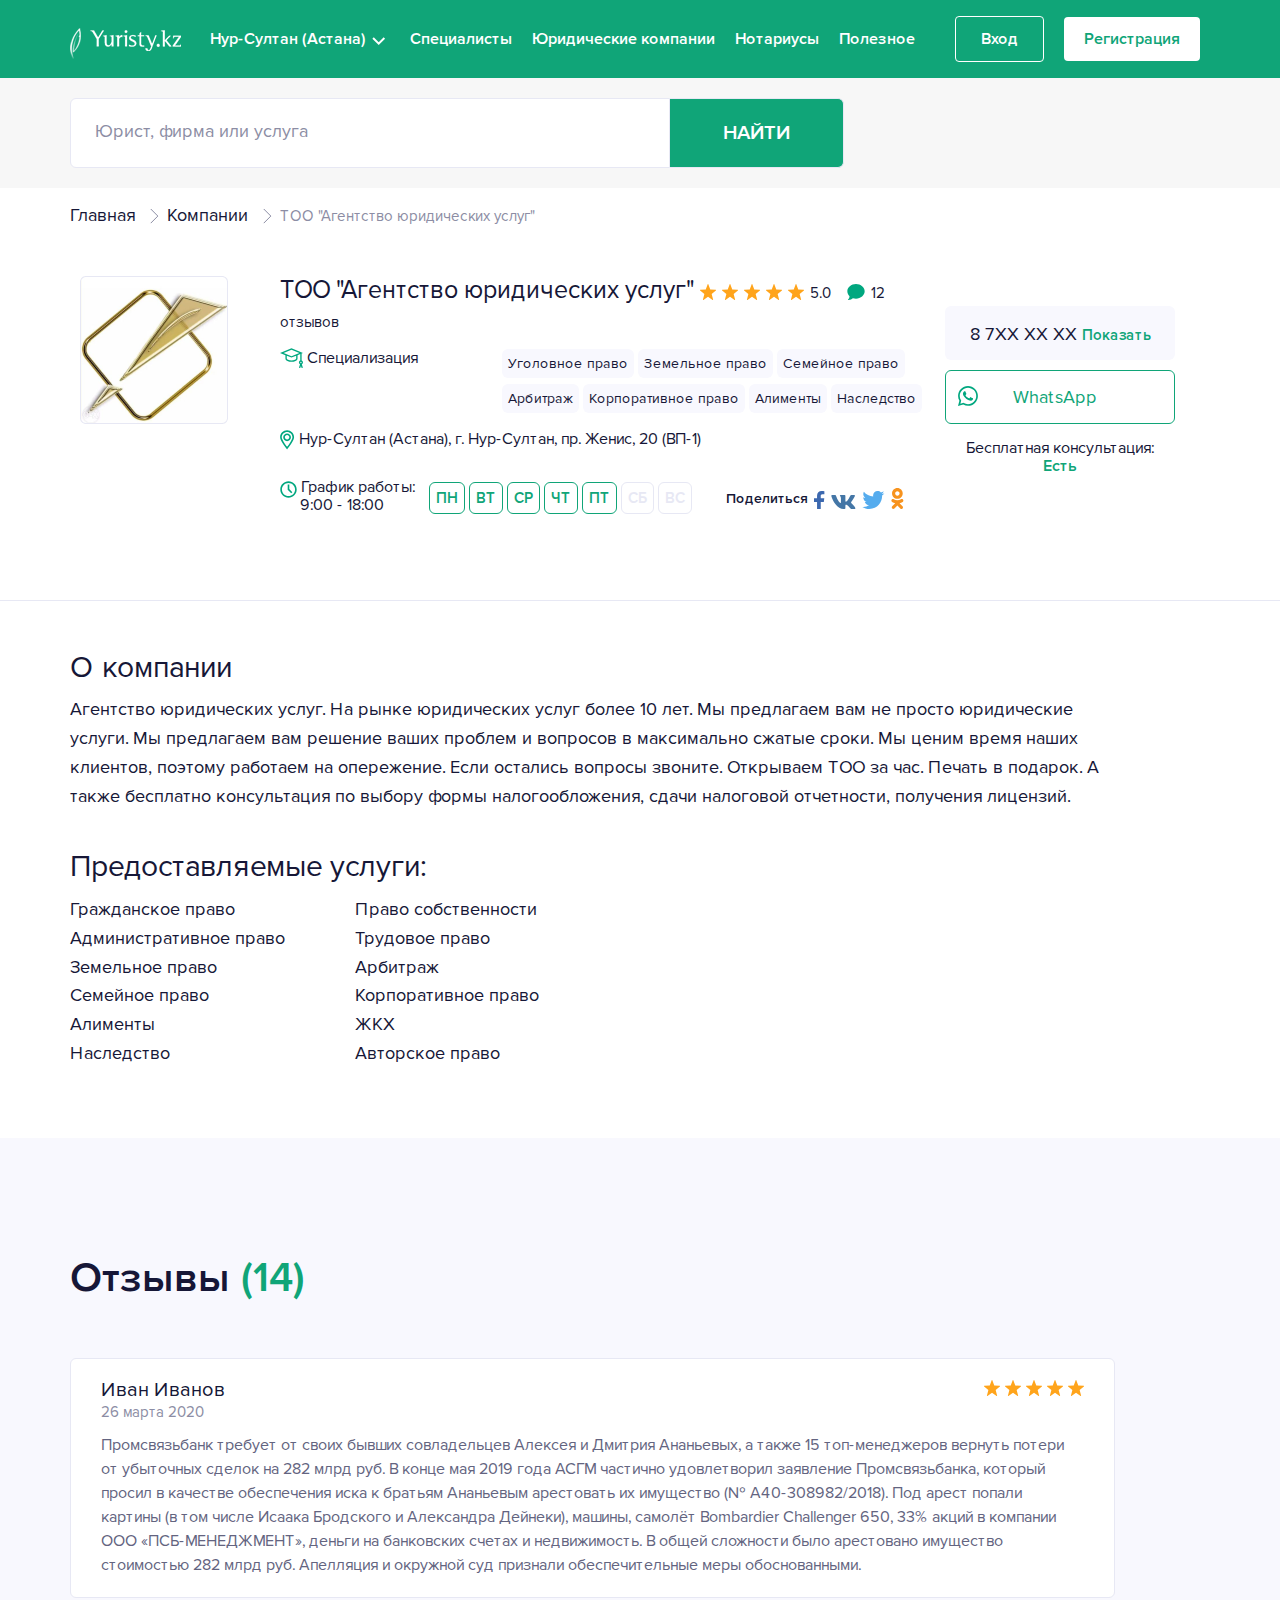
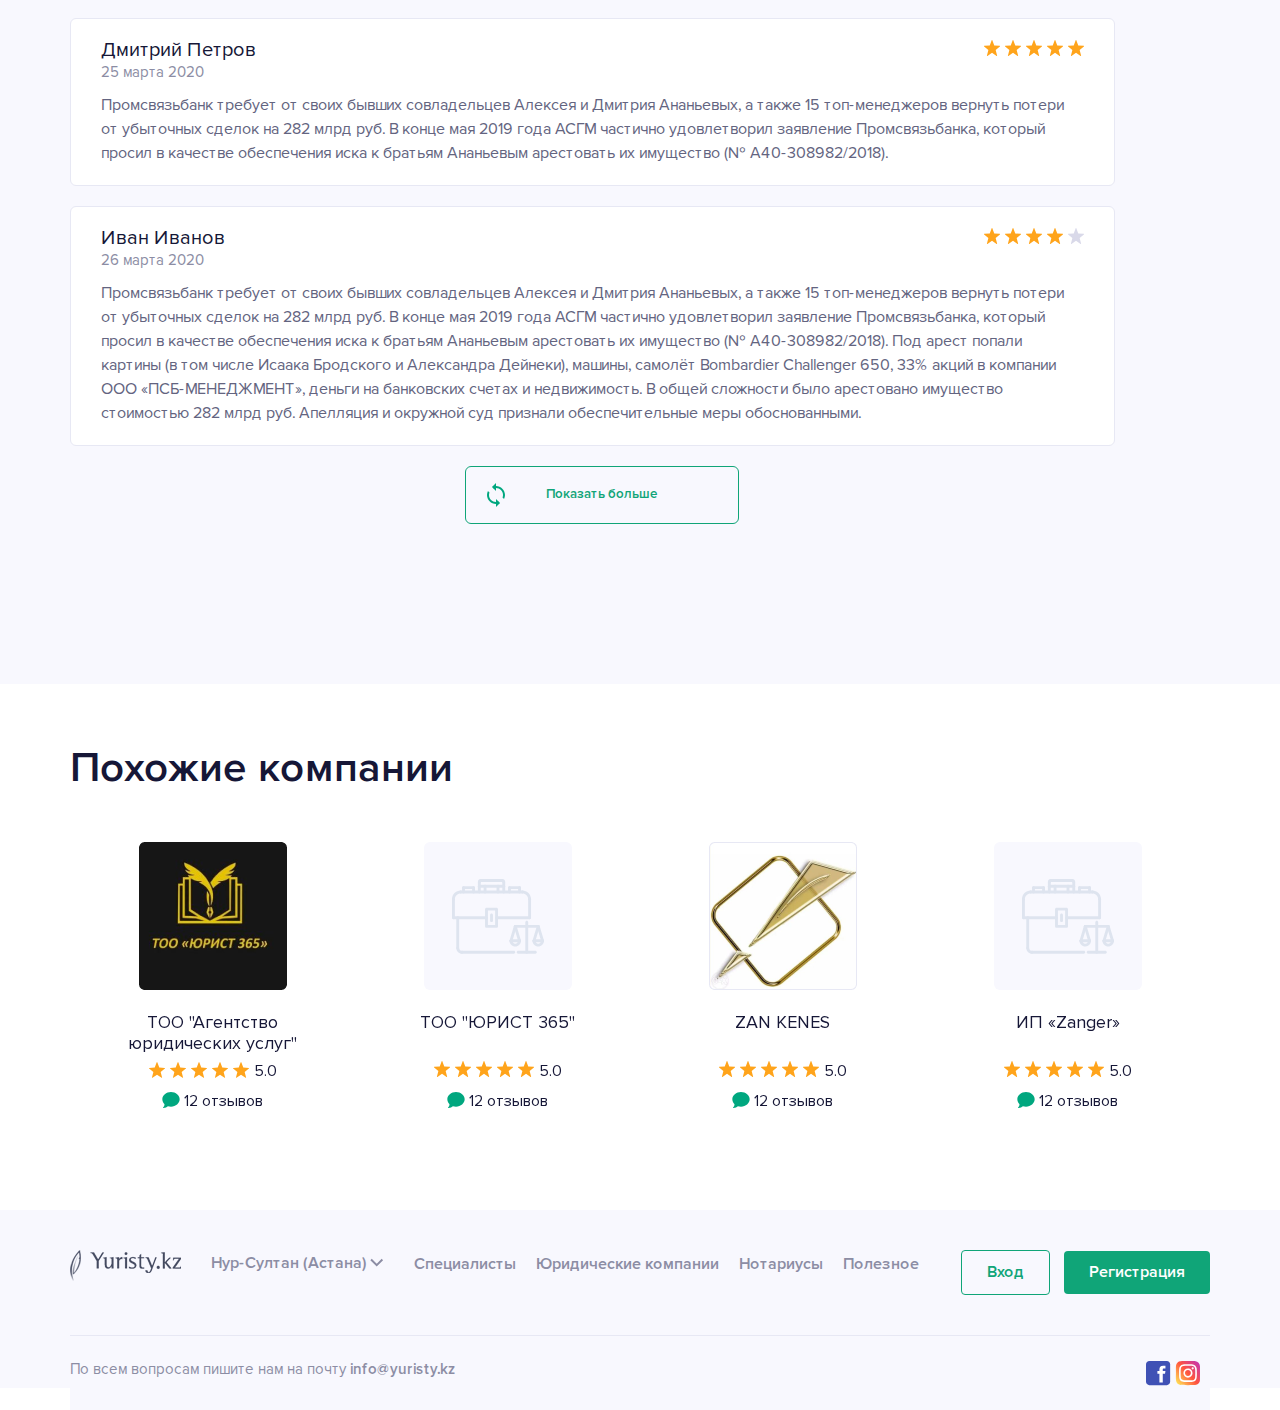
<file: Compan.html>
<!DOCTYPE html>
<html lang="ru">

<head>
	<meta charset="UTF-8">
	<meta name="viewport" content="width=device-width, initial-scale=1.0">
	<meta http-equiv="X-UA-Compatible" content="ie=edge">
	<link rel="stylesheet" href="css/normalize.css">
	<link rel="stylesheet" href="css/main.css">
	<link rel="stylesheet" href="css/bootstrap-grid.css">
	<link rel="stylesheet" href="https://cdnjs.cloudflare.com/ajax/libs/font-awesome/4.7.0/css/font-awesome.min.css">

	<title>Uyrist.kz</title>
</head>

<body>
	<!-- Навигация -->
<div class="boo-navbar">
	<div class="container">
		<!-- Mobile -->
		<div class="boo-nav-collapsed">
			<a href="index.html">
				<img class="mobile-logo" src="image/Main/image 1.svg" alt="Logo" />
			</a>
			<button class="boo-nav-toggle">
				<!-- <i class="fa fa-fw fa-bars"></i> -->
				<div class="content">
					<div class="hamburger">
						<span></span>
						<span></span>
						<span></span>
						<span></span>
					</div>
				</div>
			</button>
		</div>
		<!-- Brand -->
		<div class="boo-nav-brand">
			<a href="index.html">
				<img src="image/Main/image 1.svg" alt="Logo" />
			</a>
		</div>
		<div class="dropdown">
			<div class="select">
				<span class="boo-nav-city ">Нур-Султан (Астана)<img src="image/Main/Icon.svg" alt="Стрелка"></span>
			</div>
			<input type="hidden" name="gender">
			<ul class="dropdown-menu">
				<li id="male"><span class="boo-nav-city ">Нур-Султан (Астана)<img src="image/Main/Icon.svg"
							alt="Стрелка"></span></li>
				<li id="female"><span class="boo-nav-city ">Нур-Султан (Астана)<img src="image/Main/Icon.svg"
							alt="Стрелка"></span></li>
			</ul>
		</div>
		<!-- Nav items -->
		<div class="boo-nav-collapse">
			<ul class="boo-nav-items">
				<li><a href="yurists.html">Специалисты</a></li>
				<li><a href="Compani.html">Юридические компании</a></li>
				<li><a href="yurist.html">Нотариусы</a></li>
				<li><a href="Compan.html">Полезное</a></li>
				<li><span class="nav_btn btn_stroke model_link2">Вход</span></li>
				<li><span class="nav_btn btn_fill model_link">Регистрация</span></li>

			</ul>
		</div>
	</div>
</div>
</div>
<div id="mask"></div>
	<div class="model2">
		<!-- The popup -->
		<span class="close"><img src="image/Mobile/close.svg" alt="Close"></span>
		<div class="constraint">
			<!-- Popup content -->
			<div class="model_heder">
				<div class="model_heder-text">Вход</div>
			</div>
			<div class="model_type">Войдите в личный кабинет</div>
			<div class="model2_section">
				<form>
					<div class="">
						<label for=""></label>
						<input class=model2_input type="email" placeholder="Имя">
					</div>
					<div class="">
						<label for=""></label>
						<input class=model2_input type="password" placeholder="Эл почта">
					</div>
				</form>
				<div class="model2_btn">
					<button>Войти</button>
				</div>
				<div class="model_socal">
					<div class="col-sm">
						<div class="model_socal-text">Вход через соцсети</div>
					</div>
					<div class="col-sm">
						<div class="model_socal-icon">
							<a href="#"><img src="image/Modal/Icon_google.svg" alt="Icon"></a>
							<a href="#"><img src="image/Modal/Icon_fb.svg" alt="Icon"></a>
							<a href="#"><img src="image/Modal/Icon_vk.svg" alt="Icon"></a>
						</div>
					</div>
				</div>
			</div>
	
		</div>
	</div>
<div class="model">
	<!-- The popup -->
	<span class="close"><img src="image/Mobile/close.svg" alt="Close"></span>
	<div class="constraint">
		<!-- Popup content -->
		<div class="model_heder">
			<div class="model_heder-text">Регистрация</div>
		</div>
		<div class="model_type">Выберите тип учетной записи</div>
		<main>
			<input id="tab1" type="radio" name="tabs" checked>
			<label class="model_content-title" for="tab1">Физическое лицо</label>

			<input id="tab2" type="radio" name="tabs">
			<label class="model_content-title" for="tab2">Юрист/адвокат</label>

			<input id="tab3" type="radio" name="tabs">
			<label class="model_content-title" for="tab3">Юридическая компания</label>

			<section id="content1">
				<form action="#">
					<div class="col-sm">
						<input type="text" placeholder="Имя">
					</div>
					<div class="col-sm">
						<input type="email" placeholder="Эл почта">
					</div>
					<div class="col-sm">
						<input type="password" placeholder="Пароль">
					</div>
					<div class="col-sm">
						<input type="password" placeholder="Повторите пароль">
					</div>
				</form>


				<div class="chB">
					<input class="model_check-i" type="checkbox" id="check">
					<label for="check" class="model_check">Даю согласие на обработку персональных данных</label>
				</div>

				<div class="model_btn">
					<button>Зарегистрироваться</button>
				</div>
				<div class="model_socal">
					<div class="col-sm">
						<div class="model_socal-text">Регистрация через соцсети</div>
					</div>
					<div class="col-sm">
						<div class="model_socal-icon">
							<a href="#"><img src="image/Modal/Icon_google.svg" alt="Icon"></a>
							<a href="#"><img src="image/Modal/Icon_fb.svg" alt="Icon"></a>
							<a href="#"><img src="image/Modal/Icon_vk.svg" alt="Icon"></a>
						</div>
					</div>
				</div>
			</section>
			<section id="content2">
				<form action="#">
					<div class="col-sm">
						<input type="text" placeholder="Фамилия">
					</div>
					<div class="col-sm">
						<input type="text" placeholder="Имя">
					</div>
					<div class="col-sm">
						<input type="text" placeholder="Отчество">
					</div>
					<div class="col-sm">
						<input type="phone" placeholder="Телефон">
					</div>
					<div class="col-sm">
						<input type="email" placeholder="Эл. почта">
					</div>
					<div class="col-sm">
						<input type="text" placeholder="Нур-Султан(Астана)">
					</div>
					<div class="col-sm">
						<input type="text" placeholder="Специализация">
					</div>
					<div class="col-sm">
						<div class="model_special">
							<span class="model_special-cadr">
								Уголовное право <button>Удалить</button>
							</span>
							<span class="model_special-cadr">
								Административное право <button>Удалить</button>
							</span>
						</div>
					</div>
					<div class="col-sm">
						<input type="password" placeholder="Пароль">
					</div>
					<div class="col-sm">
						<input type="password" placeholder="Повторите пароль">
					</div>
				</form>
				<div class="chB">
					<input class="model_check-i" type="checkbox" id="check">
					<label for="check" class="model_check">Даю согласие на обработку персональных данных</label>
				</div>
				<div class="model_btn">
					<button>Зарегистрироваться</button>
				</div>
				</p>
			</section>
			<section id="content3">
				<form action="#">
					<div class="col-sm">
						<input type="text" placeholder="Название компании">
					</div>
					<div class="col-sm">
						<input type="phone" placeholder="Телефон">
					</div>
					<div class="col-sm">
						<input type="email" placeholder="Эл. почта">
					</div>
					<div class="col-sm">
						<input type="text" placeholder="Нур-Султан(Астана)">
					</div>
					<div class="col-sm">
						<input type="text" placeholder="Специализация">
					</div>
					<div class="col-sm">
						<div class="model_special">
							<span class="model_special-cadr">
								Уголовное право <button>Удалить</button>
							</span>
							<span class="model_special-cadr">
								Административное право <button>Удалить</button>
							</span>
						</div>
					</div>
					<div class="col-sm">
						<input type="password" placeholder="Пароль">
					</div>
					<div class="col-sm">
						<input type="password" placeholder="Повторите пароль">
					</div>
				</form>
				<div class="chB">
					<input class="model_check-i" type="checkbox" id="check">
					<label for="check" class="model_check">Даю согласие на обработку персональных данных</label>
				</div>
				<div class="model_btn">
					<button>Зарегистрироваться</button>
				</div>

	</div>
</div>
	<!-- Форма -->
	<div class="form">
		<div class="container">
			<div class="row">
				<div class="col-sm">
					<form class="catalin">
						<input type="text" placeholder="Юрист, фирма или услуга" required>
						<button type="submit">Найти</button>
					</form>
				</div>
			</div>
		</div>
	</div>
	<!--Юр. компания в Нур-Султане (Астана) -->
	<div class="title">
		<div class="container">
			<div class="head">
				<div class="row">
					<div class="col-sm">
						<a href="index.html">Главная</a>
						<span class="head_img"><img src="image/2. Main/Arrows1.svg" alt="Стрелка"></span>
						<a href="index.html">Компании</a>
						<span class="head_img"><img src="image/2. Main/Arrows1.svg" alt="Стрелка"></span>
						<span class="head_special">ТОО "Агентство юридических услуг"</span></div>
					<div class="lawyer">
						<div class="container">
							<div class="row lawyer">

								<div class="col-2 lawyer_block-photo ">
									<img src="image/4. Compani/3.png" alt="Фото" class="photo">

								</div>
								<div class="col-7 lawyer_block-ingo block">
									<div class="name"><a href="yurist.html">ТОО "Агентство юридических услуг"</a>
										<span><img src="image/Lawyers/icon/Icon_star.svg" alt="Star"></span>
										<span><img src="image/Lawyers/icon/Icon_star.svg" alt="Star"></span>
										<span><img src="image/Lawyers/icon/Icon_star.svg" alt="Star"></span>
										<span><img src="image/Lawyers/icon/Icon_star.svg" alt="Star"></span>
										<span><img src="image/Lawyers/icon/Icon_star.svg" alt="Star"></span>
										<small>5.0</small>
										<span><img class="block-span" src="image/Lawyers/icon/Vector.svg" alt="Icon"></span>
										<small class="rewyes_text">12 отзывов</small>
									</div>
									<div class="row">
										<div class="col-4">
											<div class="specialistik">
												<img src="image/Lawyers/icon/icon4.svg" alt="Иконка" class="special_img">
												<span class="special">Специализация </span>
												<a href="#"></a>
											</div>
										</div>
										<div class="col-8 uslugi">
											<span class="spec">Уголовное право</span>
											<span class="spec">Земельное право</span>
											<span class="spec">Семейное право</span>
											<span class="spec">Арбитраж</span>
											<span class="spec">Корпоративное право</span>
											<span class="spec">Алименты</span>
											<span class="spec">Наследство</span>
											<span class=""></span>
											<span class=""></span>
											<span class=""></span>
											<span class=""></span>
										</div>
										<div class="col-12">
											<div class="specialistik">
												<img src="image/Lawyers/icon/icon3.svg" alt="Иконка" class="special_img">
												<span class="special">Нур-Султан (Астана), г. Нур-Султан, пр. Женис, 20 (ВП-1)</span>
											</div>
										</div>
										<div class="col">
											<div class="specialistik">
												<img src="image/Lawyers/icon/icon2.svg" alt="Иконка" class="special_img">
												<span class="special">График работы:</span>
												<div class="week socio_week">
													<span class="weekdays">ПН</span>
													<span class="weekdays">ВТ</span>
													<span class="weekdays">СР</span>
													<span class="weekdays">ЧТ</span>
													<span class="weekdays">ПТ</span>
													<span class="output">СБ</span>
													<span class="output">ВС</span>
													<span class="socio">
														<small>Поделиться</small>
														<span><img src="image/3. Yurist/icon/Facebook.svg" alt="Star"></span>
														<span><img src="image/3. Yurist/icon/vk.svg" alt="Star"></span>
														<span><img src="image/3. Yurist/icon/Twitter.svg" alt="Star"></span>
														<span><img src="image/3. Yurist/icon/Odnok.svg" alt="Star"></span></div><br>
												<span class="time">9:00 - 18:00</span>
												</span>

											</div>
										</div>
									</div>
								</div>
								<div class="col-2 urist ">
									<div class="phone">8 7XX XX XX <span>Показать</span></div>
									<div class="WhatsApp_block">
										<a href="#" class="wa_icon"><img class="wa_icon" src="image/Lawyers/icon/icon_WhatsApp.svg"
												alt="Wa_icon"></a>
										<a href="#" class="wa_text">WhatsApp</a>
									</div>
									<div class="consultation">
										<div class="cons">Бесплатная консультация:</div>
										<div class="yes">Есть</div>
									</div>
								</div>





							</div>
						</div>
					</div>
					<div class="lawyers_mobile">
						<div class="container">
							<div class="lowers_mobile card">
								<div class="row">
									<div class="col-md-4 col-6">
										<div class="lawyers_photo">
											<a href="Compan.html"><img src="image/4. Compani/3.png" alt="photo"></a>
					
										</div>
									</div>
									<div class="col-md-6 col-6">
										<div class="lawyers_name">
											<a href="Compan.html">ТОО "Агентство юридических услуг"</a>
					
										</div>
										<div class="lawyers_stars">
					
											<img class="star" src="image/Lawyers/icon/Icon_star.svg" alt="Звезда">
											<img class="star" src="image/Lawyers/icon/Icon_star.svg" alt="Звезда">
											<img class="star" src="image/Lawyers/icon/Icon_star.svg" alt="Звезда">
											<img class="star" src="image/Lawyers/icon/Icon_star.svg" alt="Звезда">
											<img class="star" src="image/Lawyers/icon/Icon_star.svg" alt="Звезда">
											<span>5.0</span>
										</div>
										<div class="lawyers_rewyes">
											<img src="image/Lawyers/icon/Vector.svg" alt="rewyes">
											<a href="#"><span class="rewyes_text">12 отзывов</span></a>
										</div>
									</div>
								</div>
								<div class="row">
									<div class="col-12">
										<div class="lawyers_specialization">
											<img src="image/Lawyers/icon/icon4.svg" alt="Icon">
											Специализация:
										</div>
									</div>
									<div class="col-12">
										<div class="lawyers_uslugi">
											<span class="spec">Уголовное право</span>
											<span class="spec">Земельное право</span>
											<span class="spec">Семейное право</span>
											<span class="spec">Арбитраж</span>
											<span class="spec">Корпоративное право</span>
											<span class="spec">Алименты</span>
											<span class="spec">Наследство</span>
										</div>
									</div>
									<div class="col-12">
										<div class="lawyers_adress">
											<img src="image/Lawyers/icon/icon3.svg" alt="Icon">
											Нур-Султан (Астана), г. Нур-Султан, пр. Женис, 20 (ВП-1)
										</div>
									</div>
									<div class="col-12">
										<div class="lawyers_graphick">
											<img src="image/Lawyers/icon/icon2.svg" alt="Icon">
											График работы: <span>9:00 - 18:00</span>
											<div class="lawyers_week">
												<span class="weekdays">ПН</span>
												<span class="weekdays">ВТ</span>
												<span class="weekdays">СР</span>
												<span class="weekdays">ЧТ</span>
												<span class="weekdays">ПТ</span>
												<span class="output">СБ</span>
												<span class="output">ВС</span></div>
										</div>
									</div>
									<div class="col-md-12 col-12">
										<div class="lawyers_consultation">
											<div class="yes">
												Бесплатная консультация:
												<span>
													<img src="image/Lawyers/icon/Cons_galka.svg" alt="Icon">
													Есть
												</span>
											</div>
										</div>
									</div>
									<div class="col-md-12 col-12">
										<div class="lawyers_phone">
											<div class="phone">
												<span></span>
												8 7
												<button>Показать</button>
											</div>
										</div>
									</div>
									<div class="col-md-12 col-12">
										<div class="lawyers_whtasapp">
											<div class="whtasapp">
					
												<a href="#"><img src="image/Lawyers/icon/icon_WhatsApp.svg" alt="Icon"></a>
												<a href="#" class="whtasapp-text">WhatsApp</a>
												<span></span>
											</div>
										</div>
									</div>
								</div>
							</div>
					
						</div>
					</div>
				</div>
			</div>
		</div>
	</div>
	<!-- О Компании-->
	<div class="about">
		<div class="container">
			<div class="about_title">
				О компании
			</div>
			<div class="row">
				<div class="col-sm-11">
					<div class="about_text">Агентство юридических услуг. На рынке юридических услуг более 10 лет. Мы предлагаем вам не просто юридические услуги. Мы
					предлагаем вам решение ваших проблем и вопросов в максимально сжатые сроки. Мы ценим время наших клиентов, поэтому
					работаем на опережение. Если остались вопросы звоните. Открываем ТОО за час. Печать в подарок. А также бесплатно
					консультация по выбору формы налогообложения, сдачи налоговой отчетности, получения лицензий.</div>
				</div>
			</div>
			<div class="about_title">
				Предоставляемые услуги:
			</div>
			<div class="row">
				<div class="col-sm-3">
					<div class="about_text">
						<span>
						<div>Гражданское право</div>
						<div>Административное право</div>
						<div>Земельное право</div>
						<div>Семейное право</div>
						<div>Алименты</div>
						<div>Наследство</div>
					</span>
					</div>
				</div>
				<div class="col-sm-3">
					<div class="about_text">
						<div>Право собственности</div>
						<div>Трудовое право</div>
						<div>Арбитраж</div>
						<div>Корпоративное право</div>
						<div>ЖКХ</div>
						<div>Авторское право</div>
					</div>
				</div>
			</div>

		</div>
	</div>
	<!-- Отзывы  -->
	<div class="review">
		<div class="container">
			<div class="review_title">
				<h4>Отзывы <a href="#">(14)</a></h4>
			</div>
			<div class="row">
				<div class="col-sm-11">
					<div class="review_users">
						<div class="review_name">Иван Иванов
							<span><img src="image/Lawyers/icon/Icon_star.svg" alt="Star">
								<img src="image/Lawyers/icon/Icon_star.svg" alt="Star">
								<img src="image/Lawyers/icon/Icon_star.svg" alt="Star">
								<img src="image/Lawyers/icon/Icon_star.svg" alt="Star">
								<img src="image/Lawyers/icon/Icon_star.svg" alt="Star"></span>
						</div>
						<div class="review_date">26 марта 2020</div>
						<div class="review_text">Промсвязьбанк требует от своих бывших совладельцев Алексея и Дмитрия Ананьевых, а
							также 15 топ-менеджеров вернуть потери
							от убыточных сделок на 282 млрд руб. В конце мая 2019 года АСГМ частично удовлетворил заявление
							Промсвязьбанка, который
							просил в качестве обеспечения иска к братьям Ананьевым арестовать их имущество (№ А40-308982/2018). Под
							арест попали
							картины (в том числе Исаака Бродского и Александра Дейнеки), машины, самолёт Bombardier Challenger 650,
							33% акций в
							компании ООО «ПСБ-МЕНЕДЖМЕНТ», деньги на банковских счетах и недвижимость. В общей сложности было
							арестовано имущество
							стоимостью
							282 млрд руб. Апелляция и окружной суд признали обеспечительные меры обоснованными.</div>
					</div>
				</div>
			</div>
			<div class="row">
				<div class="col-sm-11">
					<div class="review_users">
						<div class="review_name">Дмитрий Петров
							<span><img src="image/Lawyers/icon/Icon_star.svg" alt="Star">
								<img src="image/Lawyers/icon/Icon_star.svg" alt="Star">
								<img src="image/Lawyers/icon/Icon_star.svg" alt="Star">
								<img src="image/Lawyers/icon/Icon_star.svg" alt="Star">
								<img src="image/Lawyers/icon/Icon_star.svg" alt="Star"></span>
						</div>
						<div class="review_date">25 марта 2020</div>
						<div class="review_text">Промсвязьбанк требует от своих бывших совладельцев Алексея и Дмитрия Ананьевых, а
							также 15 топ-менеджеров вернуть потери
							от убыточных сделок на 282 млрд руб. В конце мая 2019 года АСГМ частично удовлетворил заявление
							Промсвязьбанка, который
							просил в качестве обеспечения иска к братьям Ананьевым арестовать их имущество (№ А40-308982/2018).</div>
					</div>
				</div>
			</div>
			<div class="row">
				<div class="col-sm-11">
					<div class="review_users">
						<div class="review_name">Иван Иванов
							<span><img src="image/Lawyers/icon/Icon_star.svg" alt="Star">
								<img src="image/Lawyers/icon/Icon_star.svg" alt="Star">
								<img src="image/Lawyers/icon/Icon_star.svg" alt="Star">
								<img src="image/Lawyers/icon/Icon_star.svg" alt="Star">
								<img src="image/Lawyers/icon/star_strouk.svg" alt="Star"></span>
						</div>
						<div class="review_date">26 марта 2020</div>
						<div class="review_text">Промсвязьбанк требует от своих бывших совладельцев Алексея и Дмитрия Ананьевых, а
							также 15 топ-менеджеров вернуть потери
							от убыточных сделок на 282 млрд руб. В конце мая 2019 года АСГМ частично удовлетворил заявление
							Промсвязьбанка, который
							просил в качестве обеспечения иска к братьям Ананьевым арестовать их имущество (№ А40-308982/2018). Под
							арест попали
							картины (в том числе Исаака Бродского и Александра Дейнеки), машины, самолёт Bombardier Challenger 650,
							33% акций в
							компании ООО «ПСБ-МЕНЕДЖМЕНТ», деньги на банковских счетах и недвижимость. В общей сложности было
							арестовано имущество
							стоимостью
							282 млрд руб. Апелляция и окружной суд признали обеспечительные меры обоснованными.</div>
					</div>
				</div>
			</div>
			<div class="row">
				<div class="col-sm-11">
					<div class="lawyer_btn">
						<img src="image/2. Main/Arrows.svg" alt="Стрелки">
						<button>Показать больше</button>
					</div>
				</div>
			</div>
		</div>
	</div>
	<!-- Похожие Компании -->
<div class="similar">
	<div class="container">
		<div class="similar_title">
			<h4>Похожие компании</h4>
		</div>
		<div class="similar_slider">
			<div class="similar_block">
				<div class="similar_image"><img src="image/4. Compani/2.png" alt="Photo"></div>
				<div class="similar_name">ТОО "Агентство юридических услуг"</div>
				<div class="similar_star">
					<img src="image/Lawyers/icon/Icon_star.svg" alt="Star">
					<img src="image/Lawyers/icon/Icon_star.svg" alt="Star">
					<img src="image/Lawyers/icon/Icon_star.svg" alt="Star">
					<img src="image/Lawyers/icon/Icon_star.svg" alt="Star">
					<img src="image/Lawyers/icon/Icon_star.svg" alt="Star">
					<span>5.0</span></div>
				<div class="similar_review">
					<span><img src="image/Lawyers/icon/Vector.svg" alt="Star"></span>
					<span>12 отзывов</span>
				</div>
			</div>
			<div class="similar_block">
				<div class="similar_image"><img src="image/4. Compani/0.svg" alt="Photo"></div>
				<div class="similar_name">ТОО "ЮРИСТ 365" <br></div>
				<div class="similar_star">
					<span><img src="image/Lawyers/icon/Icon_star.svg" alt="Star"></span>
					<span><img src="image/Lawyers/icon/Icon_star.svg" alt="Star"></span>
					<span><img src="image/Lawyers/icon/Icon_star.svg" alt="Star"></span>
					<span><img src="image/Lawyers/icon/Icon_star.svg" alt="Star"></span>
					<span><img src="image/Lawyers/icon/Icon_star.svg" alt="Star"></span>
					<span>5.0</span></div>
				<div class="similar_review">
					<span><img src="image/Lawyers/icon/Vector.svg" alt="Star"></span>
					<span>12 отзывов</span>
				</div>
			</div>
			<div class="similar_block">
				<div class="similar_image"><img src="image/4. Compani/3.png" alt="Photo"></div>
				<div class="similar_name">ZAN KENES</div>
				<div class="similar_star">
					<span><img src="image/Lawyers/icon/Icon_star.svg" alt="Star"></span>
					<span><img src="image/Lawyers/icon/Icon_star.svg" alt="Star"></span>
					<span><img src="image/Lawyers/icon/Icon_star.svg" alt="Star"></span>
					<span><img src="image/Lawyers/icon/Icon_star.svg" alt="Star"></span>
					<span><img src="image/Lawyers/icon/Icon_star.svg" alt="Star"></span>
					<span>5.0</span></div>
				<div class="similar_review">
					<span><img src="image/Lawyers/icon/Vector.svg" alt="Star"></span>
					<span>12 отзывов</span>
				</div>
			</div>
			<div class="similar_block">
				<div class="similar_image"><img src="image/4. Compani/0.svg" alt="Photo"></div>
				<div class="similar_name">ИП «Zanger»</div>
				<div class="similar_star">
					<span><img src="image/Lawyers/icon/Icon_star.svg" alt="Star"></span>
					<span><img src="image/Lawyers/icon/Icon_star.svg" alt="Star"></span>
					<span><img src="image/Lawyers/icon/Icon_star.svg" alt="Star"></span>
					<span><img src="image/Lawyers/icon/Icon_star.svg" alt="Star"></span>
					<span><img src="image/Lawyers/icon/Icon_star.svg" alt="Star"></span>
					<span>5.0</span></div>
				<div class="similar_review">
					<span><img src="image/Lawyers/icon/Vector.svg" alt="Star"></span>
					<span>12 отзывов</span>
				</div>
			</div>

		</div>
	</div>
</div>


<footer class="footer">
	<div class="container">
		<div class="row footer_blocks">
			<div class="footer_special footer_logo"><img src="image/Footer/Logo.svg" alt="Лого"></div>
			<div class="footer_special footer_city">
				<div class="dropdown">
					<div class="select">
						<span class="footer_drop">Нур-Султан (Астана)
							<img src="image/Footer/Arrow.svg" alt="Стрелка"></span>
					</div>
					<input type="hidden" name="gender">
					<ul class="dropdown-menu">
						<li id="male">
							<span class="footer_drop-city ">Нур-Султан (Астана)<img src="image/Footer/Arrow.svg" alt="Стрелка">
							</span>
						</li>
						<li id="female">
							<span class="footer_drop-city ">Нур-Султан (Астана)<img src="image/Footer/Arrow.svg" alt="Стрелка">
							</span>
						</li>
					</ul>
				</div>
			</div>
			<div class="footer_special footer_specialists"><a href="#">Специалисты</a></div>
			<div class="footer_special footer_companies"><a href="#">Юридические компании</a></div>
			<div class="footer_special footer_notaries"><a href="#">Нотариусы</a></div>
			<div class="footer_special footer_notaries"><a href="#">Полезное</a></div>
			<div class="col-sm">
				<div class="footer_btns">
					<button class="footer_btn-1" href="#">Вход</button>
					<button class="footer_btn-2" href="#">Регистрация</button>
				</div>
			</div>
		</div>
		<div class="row info">
			<div class="">
				<div class="footer_info">По всем вопросам пишите нам на почту <a href="#">info@yuristy.kz</a></div>
			</div>
			<div class="col-sm footer_socials ">
				<a href="#"><img src="image/Footer/Facebook.svg" alt="Facebook"></a>
				<a href="#"><img src="image/Footer/Instagram.svg" alt="Instagram"></a></div>

		</div>
	</div>

</footer>
	<script src="js/jquery-3.4.0.min.js"></script>
	<link rel="stylesheet" href="slick/slick.css">
	<link rel="stylesheet" href="slick/slick-theme.css">
	<script src="slick/slick.min.js"></script>
	<script src="js/script.js"></script>

</body>

</html>
</file>
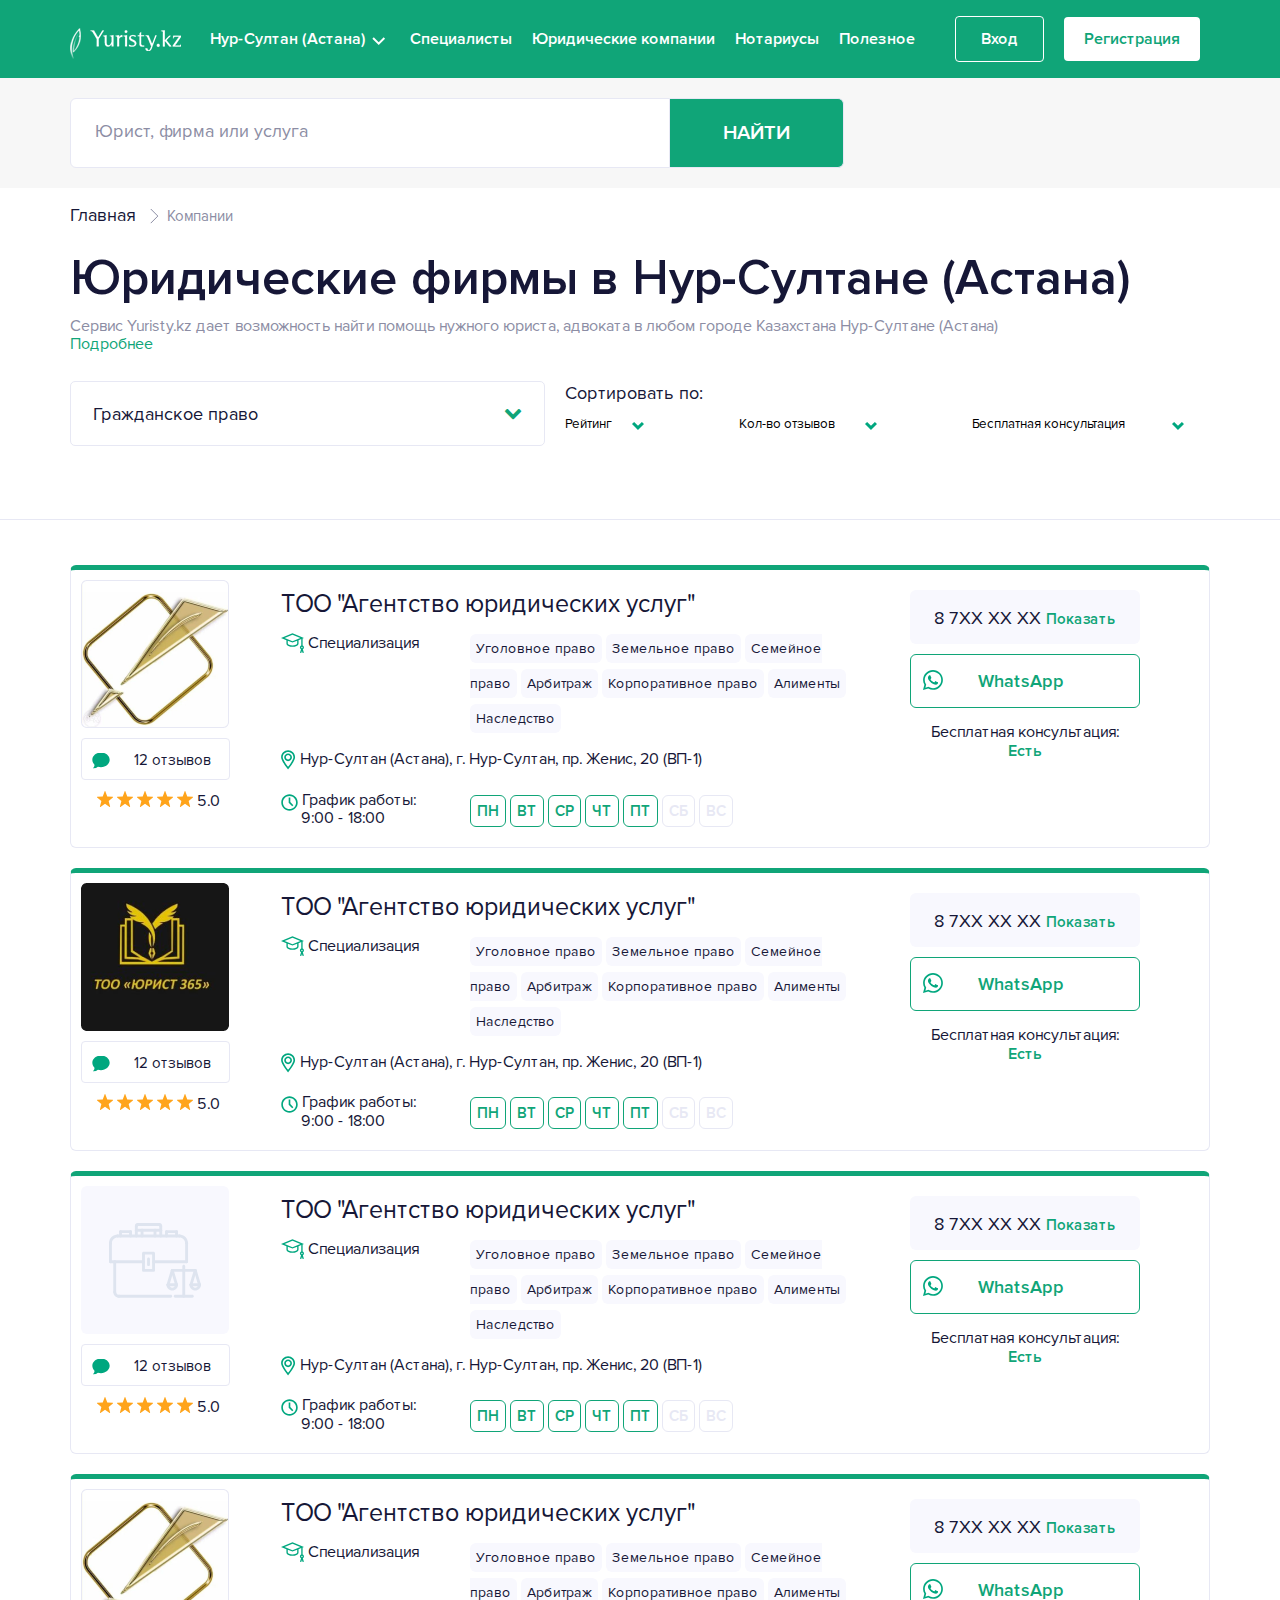
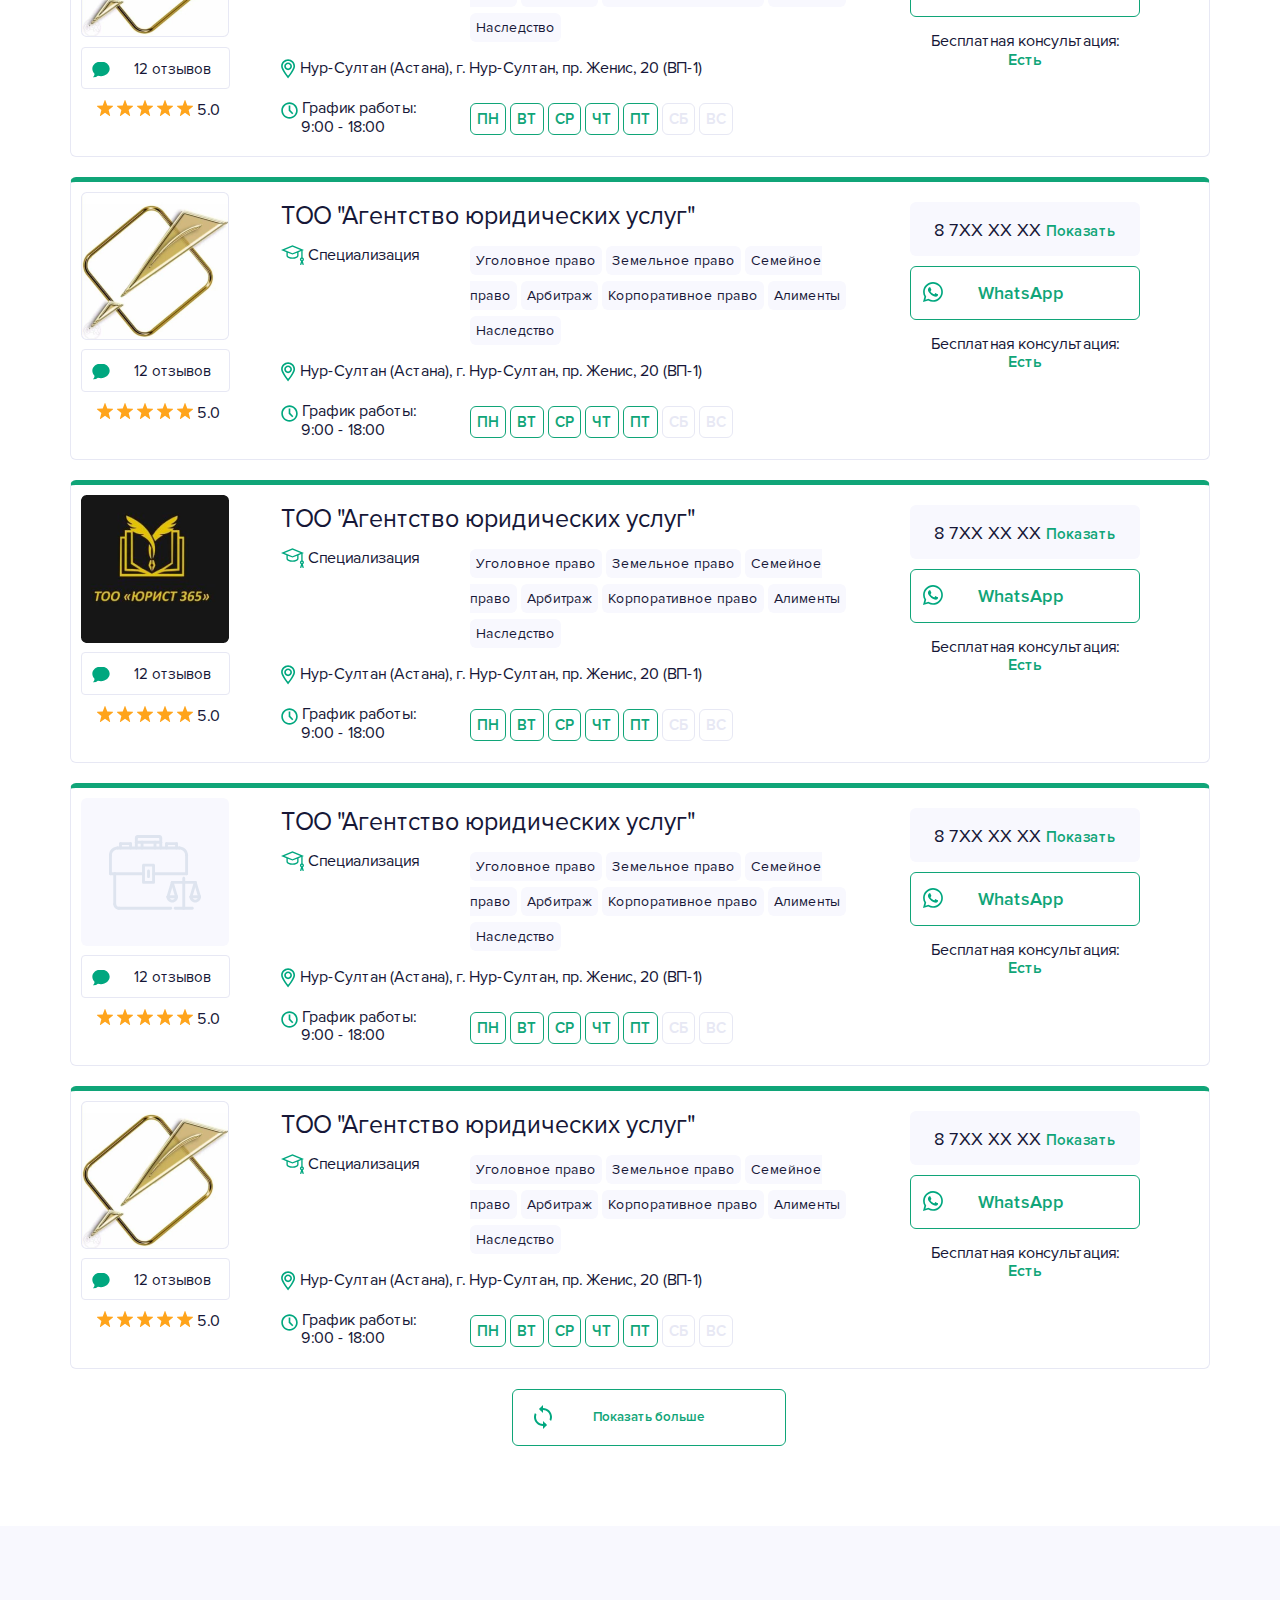
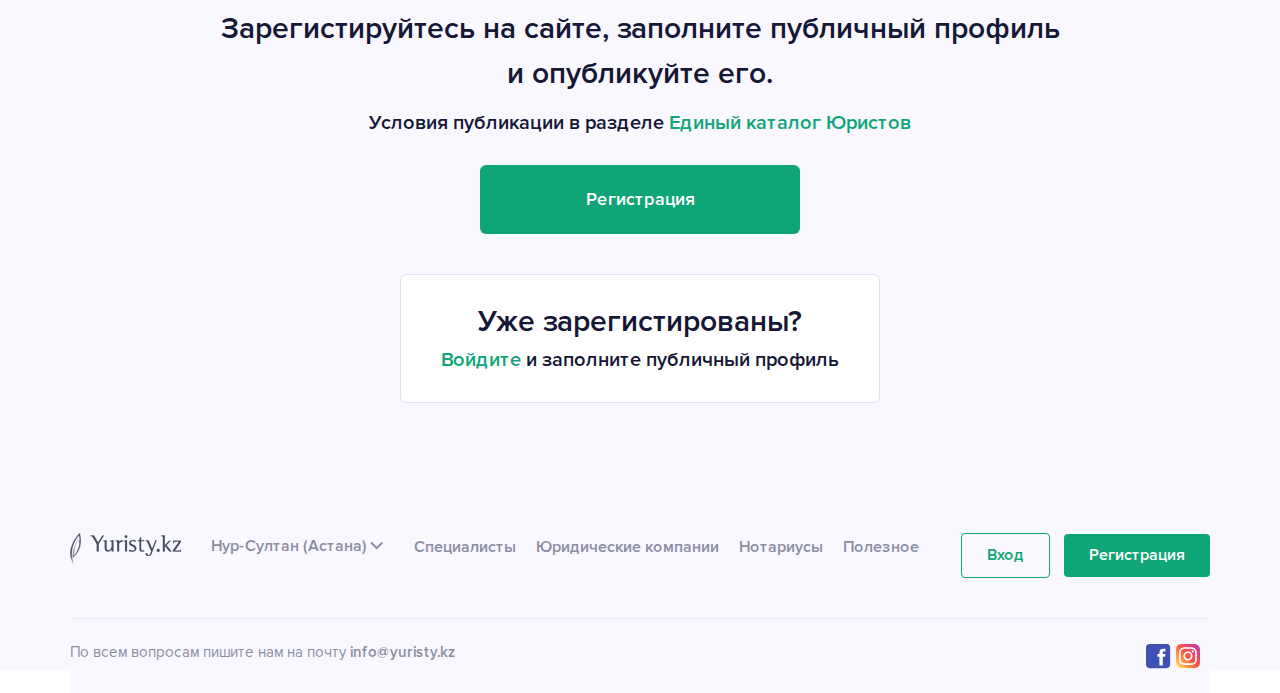
<file: Compani.html>
<!DOCTYPE html>
<html lang="ru">

<head>
	<meta charset="UTF-8">
	<meta name="viewport" content="width=device-width, initial-scale=1.0">
	<meta http-equiv="X-UA-Compatible" content="ie=edge">
	<link rel="stylesheet" href="css/normalize.css">
	<link rel="stylesheet" href="css/main.css">
	<link rel="stylesheet" href="css/bootstrap-grid.css">
	<link rel="stylesheet" href="https://cdnjs.cloudflare.com/ajax/libs/font-awesome/4.7.0/css/font-awesome.min.css">

	<title>Uyrist.kz</title>
</head>

<body>
	<div class="boo-navbar">
		<div class="container">
			<!-- Mobile -->
			<div class="boo-nav-collapsed">
				<a href="index.html">
					<img class="mobile-logo" src="image/Main/image 1.svg" alt="Logo" />
				</a>
				<button class="boo-nav-toggle">
					<!-- <i class="fa fa-fw fa-bars"></i> -->
					<div class="content">
						<div class="hamburger">
							<span></span>
							<span></span>
							<span></span>
							<span></span>
						</div>
					</div>
				</button>
			</div>
			<!-- Brand -->
			<div class="boo-nav-brand">
				<a href="index.html">
					<img src="image/Main/image 1.svg" alt="Logo" />
				</a>
			</div>
			<div class="dropdown">
				<div class="select">
					<span class="boo-nav-city ">Нур-Султан (Астана)<img src="image/Main/Icon.svg" alt="Стрелка"></span>
				</div>
				<input type="hidden" name="gender">
				<ul class="dropdown-menu">
					<li id="male"><span class="boo-nav-city ">Нур-Султан (Астана)<img src="image/Main/Icon.svg"
								alt="Стрелка"></span></li>
					<li id="female"><span class="boo-nav-city ">Нур-Султан (Астана)<img src="image/Main/Icon.svg"
								alt="Стрелка"></span></li>
				</ul>
			</div>
			<!-- Nav items -->
			<div class="boo-nav-collapse">
				<ul class="boo-nav-items">
					<li><a href="yurists.html">Специалисты</a></li>
					<li><a href="Compani.html">Юридические компании</a></li>
					<li><a href="#">Нотариусы</a></li>
					<li><a href="#">Полезное</a></li>
					<li><span class="nav_btn btn_stroke model_link2">Вход</span></li>
					<li><span class="nav_btn btn_fill model_link">Регистрация</span></li>
	
				</ul>
			</div>
		</div>
	</div>
	</div>
	<div id="mask"></div>
	
	
	
	
	
	
	
	
	
	<div class="model2">
		<!-- The popup -->
		<span class="close"><img src="image/Mobile/close.svg" alt="Close"></span>
		<div class="constraint">
			<!-- Popup content -->
			<div class="model_heder">
				<div class="model_heder-text">Вход</div>
			</div>
			<div class="model_type">Войдите в личный кабинет</div>
			<div class="model2_section">
				<form>
					<div class="">
						<label for=""></label>
						<input class=model2_input type="email" placeholder="Имя">
					</div>
					<div class="">
						<label for=""></label>
						<input class=model2_input type="password" placeholder="Эл почта">
					</div>
				</form>
				<div class="model2_btn">
					<button>Войти</button>
				</div>
				<div class="model_socal">
					<div class="col-sm">
						<div class="model_socal-text">Вход через соцсети</div>
					</div>
					<div class="col-sm">
						<div class="model_socal-icon">
							<a href="#"><img src="image/Modal/Icon_google.svg" alt="Icon"></a>
							<a href="#"><img src="image/Modal/Icon_fb.svg" alt="Icon"></a>
							<a href="#"><img src="image/Modal/Icon_vk.svg" alt="Icon"></a>
						</div>
					</div>
				</div>
			</div>
	
		</div>
	</div>
	<div class="model">
		<!-- The popup -->
		<span class="close"><img src="image/Mobile/close.svg" alt="Close"></span>
		<div class="constraint">
			<!-- Popup content -->
			<div class="model_heder">
				<div class="model_heder-text">Регистрация</div>
			</div>
			<div class="model_type">Выберите тип учетной записи</div>
			<main>
				<input id="tab1" type="radio" name="tabs" checked>
				<label class="model_content-title" for="tab1">Физическое лицо</label>
	
				<input id="tab2" type="radio" name="tabs">
				<label class="model_content-title" for="tab2">Юрист/адвокат</label>
	
				<input id="tab3" type="radio" name="tabs">
				<label class="model_content-title" for="tab3">Юридическая компания</label>
	
				<section id="content1">
					<form action="#">
						<div class="col-sm">
							<input type="text" placeholder="Имя">
						</div>
						<div class="col-sm">
							<input type="email" placeholder="Эл почта">
						</div>
						<div class="col-sm">
							<input type="password" placeholder="Пароль">
						</div>
						<div class="col-sm">
							<input type="password" placeholder="Повторите пароль">
						</div>
					</form>
	
	
					<div class="chB">
						<input class="model_check-i" type="checkbox" id="check">
						<label for="check" class="model_check">Даю согласие на обработку персональных данных</label>
					</div>
	
					<div class="model_btn">
						<button>Зарегистрироваться</button>
					</div>
					<div class="model_socal">
						<div class="col-sm">
							<div class="model_socal-text">Регистрация через соцсети</div>
						</div>
						<div class="col-sm">
							<div class="model_socal-icon">
								<a href="#"><img src="image/Modal/Icon_google.svg" alt="Icon"></a>
								<a href="#"><img src="image/Modal/Icon_fb.svg" alt="Icon"></a>
								<a href="#"><img src="image/Modal/Icon_vk.svg" alt="Icon"></a>
							</div>
						</div>
					</div>
				</section>
				<section id="content2">
					<form action="#">
						<div class="col-sm">
							<input type="text" placeholder="Фамилия">
						</div>
						<div class="col-sm">
							<input type="text" placeholder="Имя">
						</div>
						<div class="col-sm">
							<input type="text" placeholder="Отчество">
						</div>
						<div class="col-sm">
							<input type="phone" placeholder="Телефон">
						</div>
						<div class="col-sm">
							<input type="email" placeholder="Эл. почта">
						</div>
						<div class="col-sm">
							<input type="text" placeholder="Нур-Султан(Астана)">
						</div>
						<div class="col-sm">
							<input type="text" placeholder="Специализация">
						</div>
						<div class="col-sm">
							<div class="model_special">
								<span class="model_special-cadr">
									Уголовное право <button>Удалить</button>
								</span>
								<span class="model_special-cadr">
									Административное право <button>Удалить</button>
								</span>
							</div>
						</div>
						<div class="col-sm">
							<input type="password" placeholder="Пароль">
						</div>
						<div class="col-sm">
							<input type="password" placeholder="Повторите пароль">
						</div>
					</form>
					<div class="chB">
						<input class="model_check-i" type="checkbox" id="check">
						<label for="check" class="model_check">Даю согласие на обработку персональных данных</label>
					</div>
					<div class="model_btn">
						<button>Зарегистрироваться</button>
					</div>
					</p>
				</section>
				<section id="content3">
					<form action="#">
						<div class="col-sm">
							<input type="text" placeholder="Название компании">
						</div>
						<div class="col-sm">
							<input type="phone" placeholder="Телефон">
						</div>
						<div class="col-sm">
							<input type="email" placeholder="Эл. почта">
						</div>
						<div class="col-sm">
							<input type="text" placeholder="Нур-Султан(Астана)">
						</div>
						<div class="col-sm">
							<input type="text" placeholder="Специализация">
						</div>
						<div class="col-sm">
							<div class="model_special">
								<span class="model_special-cadr">
									Уголовное право <button>Удалить</button>
								</span>
								<span class="model_special-cadr">
									Административное право <button>Удалить</button>
								</span>
							</div>
						</div>
						<div class="col-sm">
							<input type="password" placeholder="Пароль">
						</div>
						<div class="col-sm">
							<input type="password" placeholder="Повторите пароль">
						</div>
					</form>
					<div class="chB">
						<input class="model_check-i" type="checkbox" id="check">
						<label for="check" class="model_check">Даю согласие на обработку персональных данных</label>
					</div>
					<div class="model_btn">
						<button>Зарегистрироваться</button>
					</div>
	
		</div>
	</div>
<!-- Форма -->
<div class="form">
	<div class="container">
		<div class="row">
			<div class="col-sm">
				<form class="catalin">
					<input type="text" placeholder="Юрист, фирма или услуга" required>
					<button type="submit">Найти</button>
				</form>
			</div>
		</div>
	</div>
</div>
<!--Юридические фирмы в Нур-Султане (Астана) -->
<div class="title">
	<div class="container">
		<div class="head">
			<div class="row">
				<div class="col-sm">
					<a href="index.html">Главная</a>
					<span class="head_img"><img src="image/2. Main/Arrows1.svg" alt="Стрелка"></span>
					<span class="head_special"><a href="yurists.html">Компании</a></span></div>
			</div>
			<div class="row">
				<div class="col-sm">
					<div class="head_title">
						<h4>Юридические фирмы в Нур-Султане (Астана)</h4>
					</div>
				</div>
			</div>
			<div class="row">
				<div class="col-sm-12">
					<div class="head_subtitle">Сервис Yuristy.kz дает возможность найти помощь нужного юриста, адвоката в любом городе Казахстана Нур-Султане (Астана)
					 </div>
				</div>
				<div class="col-sm">
					<div class="head_more"><a href="#">Подробнее</a></div>
				</div>
			</div>
			<div class="row yurists">
				<div class="col-sm-5">
					<span class="dropdown">
						<a href="#" class="js-link">Гражданское право<i class="fa fa-chevron-down"></i></a>
						<ul class="js-dropdown-list">
							<li>Уголовное право</li>
							<li>Земельное право</li>
							<li>Семейное право</li>
							<li>Арбитраж</li>
							<li>Корпоративное право</li>
							<li>Алименты</li>
							<li>Наследство</li>
							<li>Право собственности</li>
							<li>ДТП, ГИБДД, ПДД</li>
							<li>Трудовое право</li>
							<li>Арбитраж</li>
							<li>Долевое участие в строительстве</li>
							<li>* Reset</li>
						</ul>
					</span>
				</div>
				<div class="col-sm">
					<div class="head_sort">Сортировать по:
					</div>
					<span class=" head_sort head_sort-info">
						<span class="select-wrapper">
							<select name="select" id="select" class="select  select-rating "><img src="image/2. Main/Arrows3.svg"
									alt="Стрелка">
								<option value="1">Рейтинг</option>
								<option value="2">10</option>
								<option value="3">20</option>
							</select>
						</span>
						<span class="select-wrapper">
							<select name="select" id="select" class="select select-reviews ">
								<option value="1">Кол-во отзывов <img src="image/2. Main/Arrows3.svg" alt="Стрелка"> </option>
								<option value="2">10</option>
								<option value="3">20</option>
							</select>
						</span>
						<span class="select-wrapper">
							<select name="select" id="select" class="select select-consultation ">
								<option value="1">Бесплатная консультация<img src="image/2. Main/Arrows3.svg" alt="Стрелка"> </option>
								<option value="2">Есть</option>
								<option value="3">Нет</option>
							</select>
						</span>

				</div>
			</div>
		</div>
	</div>
</div>
</div>
<div class="container firms">
			<div class="lawyer">
				<div class="container">
					<div class="row lawyer_block firms_block ">
			
						<div class="col-2 lawyer_block-photo ">
								<a href="Compan.html"><img src="image/4. Compani/3.png" alt="Фото" class="photo"></a>
							
							<div class="rewyes">
								
								<img src="image/Lawyers/icon/Vector.svg" alt="Иконка отзывы" class="rewyes_icon">
								<span class="rewyes_text">12 отзывов</span>
							</div>
							<div class="stars">
								<img class="star" src="image/Lawyers/icon/Icon_star.svg" alt="Звезда">
								<img class="star" src="image/Lawyers/icon/Icon_star.svg" alt="Звезда">
								<img class="star" src="image/Lawyers/icon/Icon_star.svg" alt="Звезда">
								<img class="star" src="image/Lawyers/icon/Icon_star.svg" alt="Звезда">
								<img class="star" src="image/Lawyers/icon/Icon_star.svg" alt="Звезда">
								<span>5.0</span>
							</div>
						</div>
						<div class="col-6 lawyer_block-ingo">
							<div class="name"> <a href="Compan.html">ТОО "Агентство юридических услуг"</a> </div>
							<div class="row">
								<div class="col-4">
									<div class="specialistik">
										<img src="image/Lawyers/icon/icon4.svg" alt="Иконка" class="special_img">
										<span class="special">Специализация </span>
										<a href="#"></a>
									</div>
								</div>
								<div class="col-8 uslugi">
									<span class="spec">Уголовное право</span>
									<span class="spec">Земельное право</span>
									<span class="spec">Семейное право</span>
									<span class="spec">Арбитраж</span>
									<span class="spec">Корпоративное право</span>
									<span class="spec">Алименты</span>
									<span class="spec">Наследство</span>
									<span class=""></span>
									<span class=""></span>
									<span class=""></span>
									<span class=""></span>
								</div>
								<div class="col-12">
									<div class="specialistik">
										<img src="image/Lawyers/icon/icon3.svg" alt="Иконка" class="special_img">
										<span class="special">Нур-Султан (Астана), г. Нур-Султан, пр. Женис, 20 (ВП-1)</span>
									</div>
								</div>
								<div class="col">
									<div class="specialistik">
										<img src="image/Lawyers/icon/icon2.svg" alt="Иконка" class="special_img">
										<span class="special">График работы:</span>
										<div class="week">
											<span class="weekdays">ПН</span>
											<span class="weekdays">ВТ</span>
											<span class="weekdays">СР</span>
											<span class="weekdays">ЧТ</span>
											<span class="weekdays">ПТ</span>
											<span class="output">СБ</span>
											<span class="output">ВС</span></div><br>
										<span class="time">9:00 - 18:00</span>
									</div>
								</div>
							</div>
						</div>
						<div class="col-3 phone_card ">
							<div class="phone">8 7XX XX XX <span>Показать</span></div>
							<div class="WhatsApp_block">
								<a href="#" class="wa_icon"><img class="wa_icon" src="image/Lawyers/icon/icon_WhatsApp.svg" alt="Wa_icon"></a>
								<a href="#" class="wa_text">WhatsApp</a>
							</div>
							<div class="consultation">
								<div class="cons">Бесплатная консультация:</div>
								<div class="yes">Есть</div>
							</div>
						</div>
			
			
			
			
			
					</div>
				</div>
			</div>
			<div class="lawyer">
				<div class="container">
					<div class="row lawyer_block firms_block ">
			
						<div class="col-2 lawyer_block-photo ">
							<a href="Compan.html">
								<img src="image/4. Compani/2.png" alt="Фото" class="photo">
							</a>
							
							<div class="rewyes">
								<img src="image/Lawyers/icon/Vector.svg" alt="Иконка отзывы" class="rewyes_icon">
								<span class="rewyes_text">12 отзывов</span>
							</div>
							<div class="stars">
								<img class="star" src="image/Lawyers/icon/Icon_star.svg" alt="Звезда">
								<img class="star" src="image/Lawyers/icon/Icon_star.svg" alt="Звезда">
								<img class="star" src="image/Lawyers/icon/Icon_star.svg" alt="Звезда">
								<img class="star" src="image/Lawyers/icon/Icon_star.svg" alt="Звезда">
								<img class="star" src="image/Lawyers/icon/Icon_star.svg" alt="Звезда">
								<span>5.0</span>
							</div>
						</div>
						<div class="col-6 lawyer_block-ingo">
							<div class="name"> <a href="Compan.html">ТОО "Агентство юридических услуг"</a> </div>
							<div class="row">
								<div class="col-4">
									<div class="specialistik">
										<img src="image/Lawyers/icon/icon4.svg" alt="Иконка" class="special_img">
										<span class="special">Специализация </span>
										<a href="#"></a>
									</div>
								</div>
								<div class="col-8 uslugi">
									<span class="spec">Уголовное право</span>
									<span class="spec">Земельное право</span>
									<span class="spec">Семейное право</span>
									<span class="spec">Арбитраж</span>
									<span class="spec">Корпоративное право</span>
									<span class="spec">Алименты</span>
									<span class="spec">Наследство</span>
									<span class=""></span>
									<span class=""></span>
									<span class=""></span>
									<span class=""></span>
								</div>
								<div class="col-12">
									<div class="specialistik">
										<img src="image/Lawyers/icon/icon3.svg" alt="Иконка" class="special_img">
										<span class="special">Нур-Султан (Астана), г. Нур-Султан, пр. Женис, 20 (ВП-1)</span>
									</div>
								</div>
								<div class="col">
									<div class="specialistik">
										<img src="image/Lawyers/icon/icon2.svg" alt="Иконка" class="special_img">
										<span class="special">График работы:</span>
										<div class="week">
											<span class="weekdays">ПН</span>
											<span class="weekdays">ВТ</span>
											<span class="weekdays">СР</span>
											<span class="weekdays">ЧТ</span>
											<span class="weekdays">ПТ</span>
											<span class="output">СБ</span>
											<span class="output">ВС</span></div><br>
										<span class="time">9:00 - 18:00</span>
									</div>
								</div>
							</div>
						</div>
						<div class="col-3 phone_card ">
							<div class="phone">8 7XX XX XX <span>Показать</span></div>
							<div class="WhatsApp_block">
								<a href="#" class="wa_icon"><img class="wa_icon" src="image/Lawyers/icon/icon_WhatsApp.svg" alt="Wa_icon"></a>
								<a href="#" class="wa_text">WhatsApp</a>
							</div>
							<div class="consultation">
								<div class="cons">Бесплатная консультация:</div>
								<div class="yes">Есть</div>
							</div>
						</div>
			
			
			
			
			
					</div>
				</div>
			</div>
			<div class="lawyer">
				<div class="container">
					<div class="row lawyer_block firms_block ">
			
						<div class="col-2 lawyer_block-photo ">
							<a href="Compan.html"><img src="image/4. Compani/0.svg" alt="Фото" class="photo"></a>
						
							<div class="rewyes">
								<img src="image/Lawyers/icon/Vector.svg" alt="Иконка отзывы" class="rewyes_icon">
								<span class="rewyes_text">12 отзывов</span>
							</div>
							<div class="stars">
								<img class="star" src="image/Lawyers/icon/Icon_star.svg" alt="Звезда">
								<img class="star" src="image/Lawyers/icon/Icon_star.svg" alt="Звезда">
								<img class="star" src="image/Lawyers/icon/Icon_star.svg" alt="Звезда">
								<img class="star" src="image/Lawyers/icon/Icon_star.svg" alt="Звезда">
								<img class="star" src="image/Lawyers/icon/Icon_star.svg" alt="Звезда">
								<span>5.0</span>
							</div>
						</div>
						<div class="col-6 lawyer_block-ingo">
							<div class="name"> <a href="Compan.html">ТОО "Агентство юридических услуг"</a> </div>
							<div class="row">
								<div class="col-4">
									<div class="specialistik">
										<img src="image/Lawyers/icon/icon4.svg" alt="Иконка" class="special_img">
										<span class="special">Специализация </span>
										<a href="#"></a>
									</div>
								</div>
								<div class="col-8 uslugi">
									<span class="spec">Уголовное право</span>
									<span class="spec">Земельное право</span>
									<span class="spec">Семейное право</span>
									<span class="spec">Арбитраж</span>
									<span class="spec">Корпоративное право</span>
									<span class="spec">Алименты</span>
									<span class="spec">Наследство</span>
									<span class=""></span>
									<span class=""></span>
									<span class=""></span>
									<span class=""></span>
								</div>
								<div class="col-12">
									<div class="specialistik">
										<img src="image/Lawyers/icon/icon3.svg" alt="Иконка" class="special_img">
										<span class="special">Нур-Султан (Астана), г. Нур-Султан, пр. Женис, 20 (ВП-1)</span>
									</div>
								</div>
								<div class="col">
									<div class="specialistik">
										<img src="image/Lawyers/icon/icon2.svg" alt="Иконка" class="special_img">
										<span class="special">График работы:</span>
										<div class="week">
											<span class="weekdays">ПН</span>
											<span class="weekdays">ВТ</span>
											<span class="weekdays">СР</span>
											<span class="weekdays">ЧТ</span>
											<span class="weekdays">ПТ</span>
											<span class="output">СБ</span>
											<span class="output">ВС</span></div><br>
										<span class="time">9:00 - 18:00</span>
									</div>
								</div>
							</div>
						</div>
						<div class="col-3 phone_card ">
							<div class="phone">8 7XX XX XX <span>Показать</span></div>
							<div class="WhatsApp_block">
								<a href="#" class="wa_icon"><img class="wa_icon" src="image/Lawyers/icon/icon_WhatsApp.svg" alt="Wa_icon"></a>
								<a href="#" class="wa_text">WhatsApp</a>
							</div>
							<div class="consultation">
								<div class="cons">Бесплатная консультация:</div>
								<div class="yes">Есть</div>
							</div>
						</div>
			
			
			
			
			
					</div>
				</div>
			</div>
			<div class="lawyer">
				<div class="container">
					<div class="row lawyer_block firms_block ">
			
						<div class="col-2 lawyer_block-photo ">
								<a href="Compan.html"><img src="image/4. Compani/3.png" alt="Фото" class="photo"></a>
							
							<div class="rewyes">
								<img src="image/Lawyers/icon/Vector.svg" alt="Иконка отзывы" class="rewyes_icon">
								<span class="rewyes_text">12 отзывов</span>
							</div>
							<div class="stars">
								<img class="star" src="image/Lawyers/icon/Icon_star.svg" alt="Звезда">
								<img class="star" src="image/Lawyers/icon/Icon_star.svg" alt="Звезда">
								<img class="star" src="image/Lawyers/icon/Icon_star.svg" alt="Звезда">
								<img class="star" src="image/Lawyers/icon/Icon_star.svg" alt="Звезда">
								<img class="star" src="image/Lawyers/icon/Icon_star.svg" alt="Звезда">
								<span>5.0</span>
							</div>
						</div>
						<div class="col-6 lawyer_block-ingo">
							<div class="name"> <a href="Compan.html">ТОО "Агентство юридических услуг"</a> </div>
							<div class="row">
								<div class="col-4">
									<div class="specialistik">
										<img src="image/Lawyers/icon/icon4.svg" alt="Иконка" class="special_img">
										<span class="special">Специализация </span>
										<a href="#"></a>
									</div>
								</div>
								<div class="col-8 uslugi">
									<span class="spec">Уголовное право</span>
									<span class="spec">Земельное право</span>
									<span class="spec">Семейное право</span>
									<span class="spec">Арбитраж</span>
									<span class="spec">Корпоративное право</span>
									<span class="spec">Алименты</span>
									<span class="spec">Наследство</span>
									<span class=""></span>
									<span class=""></span>
									<span class=""></span>
									<span class=""></span>
								</div>
								<div class="col-12">
									<div class="specialistik">
										<img src="image/Lawyers/icon/icon3.svg" alt="Иконка" class="special_img">
										<span class="special">Нур-Султан (Астана), г. Нур-Султан, пр. Женис, 20 (ВП-1)</span>
									</div>
								</div>
								<div class="col">
									<div class="specialistik">
										<img src="image/Lawyers/icon/icon2.svg" alt="Иконка" class="special_img">
										<span class="special">График работы:</span>
										<div class="week">
											<span class="weekdays">ПН</span>
											<span class="weekdays">ВТ</span>
											<span class="weekdays">СР</span>
											<span class="weekdays">ЧТ</span>
											<span class="weekdays">ПТ</span>
											<span class="output">СБ</span>
											<span class="output">ВС</span></div><br>
										<span class="time">9:00 - 18:00</span>
									</div>
								</div>
							</div>
						</div>
						<div class="col-3 phone_card ">
							<div class="phone">8 7XX XX XX <span>Показать</span></div>
							<div class="WhatsApp_block">
								<a href="#" class="wa_icon"><img class="wa_icon" src="image/Lawyers/icon/icon_WhatsApp.svg" alt="Wa_icon"></a>
								<a href="#" class="wa_text">WhatsApp</a>
							</div>
							<div class="consultation">
								<div class="cons">Бесплатная консультация:</div>
								<div class="yes">Есть</div>
							</div>
						</div>
			
			
			
			
			
					</div>
				</div>
			</div>
			<div class="lawyer">
				<div class="container">
					<div class="row lawyer_block firms_block ">
			
						<div class="col-2 lawyer_block-photo ">
							<a href="Compan.html"><img src="image/4. Compani/3.png" alt="Фото" class="photo"></a>
			
							<div class="rewyes">
			
								<img src="image/Lawyers/icon/Vector.svg" alt="Иконка отзывы" class="rewyes_icon">
								<span class="rewyes_text">12 отзывов</span>
							</div>
							<div class="stars">
								<img class="star" src="image/Lawyers/icon/Icon_star.svg" alt="Звезда">
								<img class="star" src="image/Lawyers/icon/Icon_star.svg" alt="Звезда">
								<img class="star" src="image/Lawyers/icon/Icon_star.svg" alt="Звезда">
								<img class="star" src="image/Lawyers/icon/Icon_star.svg" alt="Звезда">
								<img class="star" src="image/Lawyers/icon/Icon_star.svg" alt="Звезда">
								<span>5.0</span>
							</div>
						</div>
						<div class="col-6 lawyer_block-ingo">
							<div class="name"> <a href="Compan.html">ТОО "Агентство юридических услуг"</a> </div>
							<div class="row">
								<div class="col-4">
									<div class="specialistik">
										<img src="image/Lawyers/icon/icon4.svg" alt="Иконка" class="special_img">
										<span class="special">Специализация </span>
										<a href="#"></a>
									</div>
								</div>
								<div class="col-8 uslugi">
									<span class="spec">Уголовное право</span>
									<span class="spec">Земельное право</span>
									<span class="spec">Семейное право</span>
									<span class="spec">Арбитраж</span>
									<span class="spec">Корпоративное право</span>
									<span class="spec">Алименты</span>
									<span class="spec">Наследство</span>
									<span class=""></span>
									<span class=""></span>
									<span class=""></span>
									<span class=""></span>
								</div>
								<div class="col-12">
									<div class="specialistik">
										<img src="image/Lawyers/icon/icon3.svg" alt="Иконка" class="special_img">
										<span class="special">Нур-Султан (Астана), г. Нур-Султан, пр. Женис, 20 (ВП-1)</span>
									</div>
								</div>
								<div class="col">
									<div class="specialistik">
										<img src="image/Lawyers/icon/icon2.svg" alt="Иконка" class="special_img">
										<span class="special">График работы:</span>
										<div class="week">
											<span class="weekdays">ПН</span>
											<span class="weekdays">ВТ</span>
											<span class="weekdays">СР</span>
											<span class="weekdays">ЧТ</span>
											<span class="weekdays">ПТ</span>
											<span class="output">СБ</span>
											<span class="output">ВС</span></div><br>
										<span class="time">9:00 - 18:00</span>
									</div>
								</div>
							</div>
						</div>
						<div class="col-3 phone_card ">
							<div class="phone">8 7XX XX XX <span>Показать</span></div>
							<div class="WhatsApp_block">
								<a href="#" class="wa_icon"><img class="wa_icon" src="image/Lawyers/icon/icon_WhatsApp.svg" alt="Wa_icon"></a>
								<a href="#" class="wa_text">WhatsApp</a>
							</div>
							<div class="consultation">
								<div class="cons">Бесплатная консультация:</div>
								<div class="yes">Есть</div>
							</div>
						</div>
			
			
			
			
			
					</div>
				</div>
			</div>
			<div class="lawyer">
				<div class="container">
					<div class="row lawyer_block firms_block ">
			
						<div class="col-2 lawyer_block-photo ">
							<a href="Compan.html">
								<img src="image/4. Compani/2.png" alt="Фото" class="photo">
							</a>
			
							<div class="rewyes">
								<img src="image/Lawyers/icon/Vector.svg" alt="Иконка отзывы" class="rewyes_icon">
								<span class="rewyes_text">12 отзывов</span>
							</div>
							<div class="stars">
								<img class="star" src="image/Lawyers/icon/Icon_star.svg" alt="Звезда">
								<img class="star" src="image/Lawyers/icon/Icon_star.svg" alt="Звезда">
								<img class="star" src="image/Lawyers/icon/Icon_star.svg" alt="Звезда">
								<img class="star" src="image/Lawyers/icon/Icon_star.svg" alt="Звезда">
								<img class="star" src="image/Lawyers/icon/Icon_star.svg" alt="Звезда">
								<span>5.0</span>
							</div>
						</div>
						<div class="col-6 lawyer_block-ingo">
							<div class="name"> <a href="Compan.html">ТОО "Агентство юридических услуг"</a> </div>
							<div class="row">
								<div class="col-4">
									<div class="specialistik">
										<img src="image/Lawyers/icon/icon4.svg" alt="Иконка" class="special_img">
										<span class="special">Специализация </span>
										<a href="#"></a>
									</div>
								</div>
								<div class="col-8 uslugi">
									<span class="spec">Уголовное право</span>
									<span class="spec">Земельное право</span>
									<span class="spec">Семейное право</span>
									<span class="spec">Арбитраж</span>
									<span class="spec">Корпоративное право</span>
									<span class="spec">Алименты</span>
									<span class="spec">Наследство</span>
									<span class=""></span>
									<span class=""></span>
									<span class=""></span>
									<span class=""></span>
								</div>
								<div class="col-12">
									<div class="specialistik">
										<img src="image/Lawyers/icon/icon3.svg" alt="Иконка" class="special_img">
										<span class="special">Нур-Султан (Астана), г. Нур-Султан, пр. Женис, 20 (ВП-1)</span>
									</div>
								</div>
								<div class="col">
									<div class="specialistik">
										<img src="image/Lawyers/icon/icon2.svg" alt="Иконка" class="special_img">
										<span class="special">График работы:</span>
										<div class="week">
											<span class="weekdays">ПН</span>
											<span class="weekdays">ВТ</span>
											<span class="weekdays">СР</span>
											<span class="weekdays">ЧТ</span>
											<span class="weekdays">ПТ</span>
											<span class="output">СБ</span>
											<span class="output">ВС</span></div><br>
										<span class="time">9:00 - 18:00</span>
									</div>
								</div>
							</div>
						</div>
						<div class="col-3 phone_card ">
							<div class="phone">8 7XX XX XX <span>Показать</span></div>
							<div class="WhatsApp_block">
								<a href="#" class="wa_icon"><img class="wa_icon" src="image/Lawyers/icon/icon_WhatsApp.svg" alt="Wa_icon"></a>
								<a href="#" class="wa_text">WhatsApp</a>
							</div>
							<div class="consultation">
								<div class="cons">Бесплатная консультация:</div>
								<div class="yes">Есть</div>
							</div>
						</div>
			
			
			
			
			
					</div>
				</div>
			</div>
			<div class="lawyer">
				<div class="container">
					<div class="row lawyer_block firms_block ">
			
						<div class="col-2 lawyer_block-photo ">
							<a href="Compan.html"><img src="image/4. Compani/0.svg" alt="Фото" class="photo"></a>
			
							<div class="rewyes">
								<img src="image/Lawyers/icon/Vector.svg" alt="Иконка отзывы" class="rewyes_icon">
								<span class="rewyes_text">12 отзывов</span>
							</div>
							<div class="stars">
								<img class="star" src="image/Lawyers/icon/Icon_star.svg" alt="Звезда">
								<img class="star" src="image/Lawyers/icon/Icon_star.svg" alt="Звезда">
								<img class="star" src="image/Lawyers/icon/Icon_star.svg" alt="Звезда">
								<img class="star" src="image/Lawyers/icon/Icon_star.svg" alt="Звезда">
								<img class="star" src="image/Lawyers/icon/Icon_star.svg" alt="Звезда">
								<span>5.0</span>
							</div>
						</div>
						<div class="col-6 lawyer_block-ingo">
							<div class="name"> <a href="Compan.html">ТОО "Агентство юридических услуг"</a> </div>
							<div class="row">
								<div class="col-4">
									<div class="specialistik">
										<img src="image/Lawyers/icon/icon4.svg" alt="Иконка" class="special_img">
										<span class="special">Специализация </span>
										<a href="#"></a>
									</div>
								</div>
								<div class="col-8 uslugi">
									<span class="spec">Уголовное право</span>
									<span class="spec">Земельное право</span>
									<span class="spec">Семейное право</span>
									<span class="spec">Арбитраж</span>
									<span class="spec">Корпоративное право</span>
									<span class="spec">Алименты</span>
									<span class="spec">Наследство</span>
									<span class=""></span>
									<span class=""></span>
									<span class=""></span>
									<span class=""></span>
								</div>
								<div class="col-12">
									<div class="specialistik">
										<img src="image/Lawyers/icon/icon3.svg" alt="Иконка" class="special_img">
										<span class="special">Нур-Султан (Астана), г. Нур-Султан, пр. Женис, 20 (ВП-1)</span>
									</div>
								</div>
								<div class="col">
									<div class="specialistik">
										<img src="image/Lawyers/icon/icon2.svg" alt="Иконка" class="special_img">
										<span class="special">График работы:</span>
										<div class="week">
											<span class="weekdays">ПН</span>
											<span class="weekdays">ВТ</span>
											<span class="weekdays">СР</span>
											<span class="weekdays">ЧТ</span>
											<span class="weekdays">ПТ</span>
											<span class="output">СБ</span>
											<span class="output">ВС</span></div><br>
										<span class="time">9:00 - 18:00</span>
									</div>
								</div>
							</div>
						</div>
						<div class="col-3 phone_card ">
							<div class="phone">8 7XX XX XX <span>Показать</span></div>
							<div class="WhatsApp_block">
								<a href="#" class="wa_icon"><img class="wa_icon" src="image/Lawyers/icon/icon_WhatsApp.svg" alt="Wa_icon"></a>
								<a href="#" class="wa_text">WhatsApp</a>
							</div>
							<div class="consultation">
								<div class="cons">Бесплатная консультация:</div>
								<div class="yes">Есть</div>
							</div>
						</div>
			
			
			
			
			
					</div>
				</div>
			</div>
			<div class="lawyer">
				<div class="container">
					<div class="row lawyer_block firms_block ">
			
						<div class="col-2 lawyer_block-photo ">
							<a href="Compan.html"><img src="image/4. Compani/3.png" alt="Фото" class="photo"></a>
			
							<div class="rewyes">
								<img src="image/Lawyers/icon/Vector.svg" alt="Иконка отзывы" class="rewyes_icon">
								<span class="rewyes_text">12 отзывов</span>
							</div>
							<div class="stars">
								<img class="star" src="image/Lawyers/icon/Icon_star.svg" alt="Звезда">
								<img class="star" src="image/Lawyers/icon/Icon_star.svg" alt="Звезда">
								<img class="star" src="image/Lawyers/icon/Icon_star.svg" alt="Звезда">
								<img class="star" src="image/Lawyers/icon/Icon_star.svg" alt="Звезда">
								<img class="star" src="image/Lawyers/icon/Icon_star.svg" alt="Звезда">
								<span>5.0</span>
							</div>
						</div>
						<div class="col-6 lawyer_block-ingo">
							<div class="name"> <a href="Compan.html">ТОО "Агентство юридических услуг"</a> </div>
							<div class="row">
								<div class="col-4">
									<div class="specialistik">
										<img src="image/Lawyers/icon/icon4.svg" alt="Иконка" class="special_img">
										<span class="special">Специализация </span>
										<a href="#"></a>
									</div>
								</div>
								<div class="col-8 uslugi">
									<span class="spec">Уголовное право</span>
									<span class="spec">Земельное право</span>
									<span class="spec">Семейное право</span>
									<span class="spec">Арбитраж</span>
									<span class="spec">Корпоративное право</span>
									<span class="spec">Алименты</span>
									<span class="spec">Наследство</span>
									<span class=""></span>
									<span class=""></span>
									<span class=""></span>
									<span class=""></span>
								</div>
								<div class="col-12">
									<div class="specialistik">
										<img src="image/Lawyers/icon/icon3.svg" alt="Иконка" class="special_img">
										<span class="special">Нур-Султан (Астана), г. Нур-Султан, пр. Женис, 20 (ВП-1)</span>
									</div>
								</div>
								<div class="col">
									<div class="specialistik">
										<img src="image/Lawyers/icon/icon2.svg" alt="Иконка" class="special_img">
										<span class="special">График работы:</span>
										<div class="week">
											<span class="weekdays">ПН</span>
											<span class="weekdays">ВТ</span>
											<span class="weekdays">СР</span>
											<span class="weekdays">ЧТ</span>
											<span class="weekdays">ПТ</span>
											<span class="output">СБ</span>
											<span class="output">ВС</span></div><br>
										<span class="time">9:00 - 18:00</span>
									</div>
								</div>
							</div>
						</div>
						<div class="col-3 phone_card ">
							<div class="phone">8 7XX XX XX <span>Показать</span></div>
							<div class="WhatsApp_block">
								<a href="#" class="wa_icon"><img class="wa_icon" src="image/Lawyers/icon/icon_WhatsApp.svg" alt="Wa_icon"></a>
								<a href="#" class="wa_text">WhatsApp</a>
							</div>
							<div class="consultation">
								<div class="cons">Бесплатная консультация:</div>
								<div class="yes">Есть</div>
							</div>
						</div>
			
			
			
			
			
					</div>
				</div>
			</div>
					<div class="lawyers_mobile">
						<div class="container">
							<div class="lowers_mobile card">
								<div class="row">
									<div class="col-md-4 col-6">
										<div class="lawyers_photo">
											<a href="Compan.html"><img src="image/4. Compani/3.png" alt="photo"></a>
											
										</div>
									</div>
									<div class="col-md-6 col-6">
										<div class="lawyers_name">
											<a href="Compan.html">ТОО "Агентство юридических услуг"</a>
											
										</div>
										<div class="lawyers_stars">
											
											<img class="star" src="image/Lawyers/icon/Icon_star.svg" alt="Звезда">
											<img class="star" src="image/Lawyers/icon/Icon_star.svg" alt="Звезда">
											<img class="star" src="image/Lawyers/icon/Icon_star.svg" alt="Звезда">
											<img class="star" src="image/Lawyers/icon/Icon_star.svg" alt="Звезда">
											<img class="star" src="image/Lawyers/icon/Icon_star.svg" alt="Звезда">
											<span>5.0</span>
										</div>
										<div class="lawyers_rewyes">
											<img src="image/Lawyers/icon/Vector.svg" alt="rewyes">
											<a href="#"><span class="rewyes_text">12 отзывов</span></a>
										</div>
									</div>
								</div>
								<div class="row">
									<div class="col-12">
										<div class="lawyers_specialization">
											<img src="image/Lawyers/icon/icon4.svg" alt="Icon">
											Специализация:
										</div>
									</div>
									<div class="col-12">
										<div class="lawyers_uslugi">
											<span class="spec">Уголовное право</span>
											<span class="spec">Земельное право</span>
											<span class="spec">Семейное право</span>
											<span class="spec">Арбитраж</span>
											<span class="spec">Корпоративное право</span>
											<span class="spec">Алименты</span>
											<span class="spec">Наследство</span>
										</div>
									</div>
									<div class="col-12">
										<div class="lawyers_adress">
											<img src="image/Lawyers/icon/icon3.svg" alt="Icon">
											Нур-Султан (Астана), г. Нур-Султан, пр. Женис, 20 (ВП-1)
										</div>
									</div>
									<div class="col-12">
										<div class="lawyers_graphick">
											<img src="image/Lawyers/icon/icon2.svg" alt="Icon">
											График работы: <span>9:00 - 18:00</span>
											<div class="lawyers_week">
												<span class="weekdays">ПН</span>
												<span class="weekdays">ВТ</span>
												<span class="weekdays">СР</span>
												<span class="weekdays">ЧТ</span>
												<span class="weekdays">ПТ</span>
												<span class="output">СБ</span>
												<span class="output">ВС</span></div>
										</div>
									</div>
									<div class="col-md-12 col-12">
										<div class="lawyers_consultation">
											<div class="yes">
												Бесплатная консультация:
												<span>
													<img src="image/Lawyers/icon/Cons_galka.svg" alt="Icon">
													Есть
												</span>
											</div>
										</div>
									</div>
									<div class="col-md-12 col-12">
										<div class="lawyers_phone">
											<div class="phone">
												<span></span>
												8 7
												<button>Показать</button>
											</div>
										</div>
									</div>
									<div class="col-md-12 col-12">
										<div class="lawyers_whtasapp">
											<div class="whtasapp">
					
												<a href="#"><img src="image/Lawyers/icon/icon_WhatsApp.svg" alt="Icon"></a>
												<a href="#" class="whtasapp-text">WhatsApp</a>
												<span></span>
											</div>
										</div>
									</div>
								</div>
							</div>
							<div class="lowers_mobile card">
								<div class="row">
									<div class="col-md-4 col-6">
										<div class="lawyers_photo">
												<a href="Compan.html"><img src="image/4. Compani/2.png" alt="photo"></a>
											
										</div>
									</div>
									<div class="col-md-6 col-6">
										<div class="lawyers_name">
												<a href="Compan.html">ТОО "ЮРИСТ 365"</a>
											
										</div>
										<div class="lawyers_stars">
											<img class="star" src="image/Lawyers/icon/Icon_star.svg" alt="Звезда">
											<img class="star" src="image/Lawyers/icon/Icon_star.svg" alt="Звезда">
											<img class="star" src="image/Lawyers/icon/Icon_star.svg" alt="Звезда">
											<img class="star" src="image/Lawyers/icon/Icon_star.svg" alt="Звезда">
											<img class="star" src="image/Lawyers/icon/Icon_star.svg" alt="Звезда">
											<span>5.0</span>
										</div>
										<div class="lawyers_rewyes">
											<img src="image/Lawyers/icon/Vector.svg" alt="rewyes">
											<a href="#"><span class="rewyes_text">12 отзывов</span></a>
										</div>
									</div>
								</div>
								<div class="row">
									<div class="col-12">
										<div class="lawyers_specialization">
											<img src="image/Lawyers/icon/icon4.svg" alt="Icon">
											Специализация:
										</div>
									</div>
									<div class="col-12">
										<div class="lawyers_uslugi">
											<span class="spec">Уголовное право</span>
											<span class="spec">Земельное право</span>
					
										</div>
									</div>
									<div class="col-12">
										<div class="lawyers_adress">
											<img src="image/Lawyers/icon/icon3.svg" alt="Icon">
											Нур-Султан (Астана), г. Нур-Султан, пр. Женис, 20 (ВП-1)
										</div>
									</div>
									<div class="col-12">
										<div class="lawyers_graphick">
											<img src="image/Lawyers/icon/icon2.svg" alt="Icon">
											График работы: <span>9:00 - 18:00</span>
											<div class="lawyers_week">
												<span class="weekdays">ПН</span>
												<span class="weekdays">ВТ</span>
												<span class="weekdays">СР</span>
												<span class="weekdays">ЧТ</span>
												<span class="weekdays">ПТ</span>
												<span class="output">СБ</span>
												<span class="output">ВС</span></div>
										</div>
									</div>
									<div class="col-md-12 col-12">
										<div class="lawyers_consultation">
											<div class="no">
												Бесплатная консультация:
												<span>
													Нет
												</span>
											</div>
										</div>
									</div>
									<div class="col-md-12 col-12">
										<div class="lawyers_phone">
											<div class="phone">
												<span></span>
												8 7
												<button>Показать</button>
											</div>
										</div>
									</div>
									<div class="col-md-12 col-12">
										<div class="lawyers_whtasapp">
											<div class="whtasapp">
					
												<a href="#"><img src="image/Lawyers/icon/icon_WhatsApp.svg" alt="Icon"></a>
												<a href="#" class="whtasapp-text">WhatsApp</a>
												<span></span>
											</div>
										</div>
									</div>
								</div>
							</div>
							<div class="lowers_mobile card">
								<div class="row">
									<div class="col-md-4 col-6">
										<div class="lawyers_photo">
												<a href="Compan.html"><img src="image/4. Compani/0.svg" alt="photo"></a>
											
										</div>
									</div>
									<div class="col-md-6 col-6">
										<div class="lawyers_name">
												<a href="Compan.html">ZAN KENES</a>
											
										</div>
										<div class="lawyers_stars">
											<img class="star" src="image/Lawyers/icon/Icon_star.svg" alt="Звезда">
											<img class="star" src="image/Lawyers/icon/Icon_star.svg" alt="Звезда">
											<img class="star" src="image/Lawyers/icon/Icon_star.svg" alt="Звезда">
											<img class="star" src="image/Lawyers/icon/Icon_star.svg" alt="Звезда">
											<img class="star" src="image/Lawyers/icon/Icon_star.svg" alt="Звезда">
											<span>5.0</span>
										</div>
										<div class="lawyers_rewyes">
											<img src="image/Lawyers/icon/Vector.svg" alt="rewyes">
											<a href="#"><span class="rewyes_text">7 отзывов</span></a>
										</div>
									</div>
								</div>
								<div class="row">
									<div class="col-12">
										<div class="lawyers_specialization">
											<img src="image/Lawyers/icon/icon4.svg" alt="Icon">
											Специализация:
										</div>
									</div>
									<div class="col-12">
										<div class="lawyers_uslugi">
											<span class="spec">Уголовное право</span>
											<span class="spec">Земельное право</span>
											<span class="spec">Семейное право</span>
											<span class="spec">Арбитраж</span>
											<span class="spec">Корпоративное право</span>
											<span class="spec">Алименты</span>
											<span class="spec">Наследство</span>
										</div>
									</div>
									<div class="col-12">
										<div class="lawyers_adress">
											<img src="image/Lawyers/icon/icon3.svg" alt="Icon">
											Нур-Султан (Астана), г. Нур-Султан, пр. Женис, 20 (ВП-1)
										</div>
									</div>
									<div class="col-12">
										<div class="lawyers_graphick">
											<img src="image/Lawyers/icon/icon2.svg" alt="Icon">
											График работы: <span>9:00 - 18:00</span>
											<div class="lawyers_week">
												<span class="weekdays">ПН</span>
												<span class="weekdays">ВТ</span>
												<span class="weekdays">СР</span>
												<span class="weekdays">ЧТ</span>
												<span class="weekdays">ПТ</span>
												<span class="output">СБ</span>
												<span class="output">ВС</span></div>
										</div>
									</div>
									<div class="col-md-12 col-12">
										<div class="lawyers_consultation">
											<div class="yes">
												Бесплатная консультация:
												<span>
													<img src="image/Lawyers/icon/Cons_galka.svg" alt="Icon">
													Есть
												</span>
											</div>
										</div>
									</div>
									<div class="col-md-12 col-12">
										<div class="lawyers_phone">
											<div class="phone">
												<span></span>
												8 7
												<button>Показать</button>
											</div>
										</div>
									</div>
									<div class="col-md-12 col-12">
										<div class="lawyers_whtasapp">
											<div class="whtasapp">
					
												<a href="#"><img src="image/Lawyers/icon/icon_WhatsApp.svg" alt="Icon"></a>
												<a href="#" class="whtasapp-text">WhatsApp</a>
												<span></span>
											</div>
										</div>
									</div>
								</div>
							</div>
							<div class="lowers_mobile card">
								<div class="row">
									<div class="col-md-4 col-6">
										<div class="lawyers_photo">
											<a href="Compan.html"><img src="image/4. Compani/2.png" alt="photo"></a>
											
										</div>
									</div>
									<div class="col-md-6 col-6">
										<div class="lawyers_name">
											<a href="Compan.html">ТОО "Агентство юридических услуг"</a>
											
										</div>
										<div class="lawyers_stars">
											<img class="star" src="image/Lawyers/icon/Icon_star.svg" alt="Звезда">
											<img class="star" src="image/Lawyers/icon/Icon_star.svg" alt="Звезда">
											<img class="star" src="image/Lawyers/icon/Icon_star.svg" alt="Звезда">
											<img class="star" src="image/Lawyers/icon/Icon_star.svg" alt="Звезда">
											<img class="star" src="image/Lawyers/icon/Icon_star.svg" alt="Звезда">
											<span>5.0</span>
										</div>
										<div class="lawyers_rewyes">
											<img src="image/Lawyers/icon/Vector.svg" alt="rewyes">
											<a href="#"><span class="rewyes_text">7 отзывов</span></a>
										</div>
									</div>
								</div>
								<div class="row">
									<div class="col-12">
										<div class="lawyers_specialization">
											<img src="image/Lawyers/icon/icon4.svg" alt="Icon">
											Специализация:
										</div>
									</div>
									<div class="col-12">
										<div class="lawyers_uslugi">
											<span class="spec">Уголовное право</span>
											<span class="spec">Земельное право</span>
											<span class="spec">Семейное право</span>
											<span class="spec">Арбитраж</span>
											<span class="spec">Корпоративное право</span>
											<span class="spec">Алименты</span>
											<span class="spec">Наследство</span>
										</div>
									</div>
									<div class="col-12">
										<div class="lawyers_adress">
											<img src="image/Lawyers/icon/icon3.svg" alt="Icon">
											Нур-Султан (Астана), г. Нур-Султан, пр. Женис, 20 (ВП-1)
										</div>
									</div>
									<div class="col-12">
										<div class="lawyers_graphick">
											<img src="image/Lawyers/icon/icon2.svg" alt="Icon">
											График работы: <span>9:00 - 18:00</span>
											<div class="lawyers_week">
												<span class="weekdays">ПН</span>
												<span class="weekdays">ВТ</span>
												<span class="weekdays">СР</span>
												<span class="weekdays">ЧТ</span>
												<span class="weekdays">ПТ</span>
												<span class="output">СБ</span>
												<span class="output">ВС</span></div>
										</div>
									</div>
									<div class="col-md-12 col-12">
										<div class="lawyers_consultation">
											<div class="yes">
												Бесплатная консультация:
												<span>
													<img src="image/Lawyers/icon/Cons_galka.svg" alt="Icon">
													Есть
												</span>
											</div>
										</div>
									</div>
									<div class="col-md-12 col-12">
										<div class="lawyers_phone">
											<div class="phone">
												<span></span>
												8 7
												<button>Показать</button>
											</div>
										</div>
									</div>
									<div class="col-md-12 col-12">
										<div class="lawyers_whtasapp">
											<div class="whtasapp">
					
												<a href="#"><img src="image/Lawyers/icon/icon_WhatsApp.svg" alt="Icon"></a>
												<a href="#" class="whtasapp-text">WhatsApp</a>
												<span></span>
											</div>
										</div>
									</div>
								</div>
							</div>
							<div class="lowers_mobile card">
								<div class="row">
									<div class="col-md-4 col-6">
										<div class="lawyers_photo">
											<a href="Compan.html"><img src="image/4. Compani/3.png" alt="photo"></a>
							
										</div>
									</div>
									<div class="col-md-6 col-6">
										<div class="lawyers_name">
											<a href="Compan.html">ТОО "Агентство юридических услуг"</a>
							
										</div>
										<div class="lawyers_stars">
							
											<img class="star" src="image/Lawyers/icon/Icon_star.svg" alt="Звезда">
											<img class="star" src="image/Lawyers/icon/Icon_star.svg" alt="Звезда">
											<img class="star" src="image/Lawyers/icon/Icon_star.svg" alt="Звезда">
											<img class="star" src="image/Lawyers/icon/Icon_star.svg" alt="Звезда">
											<img class="star" src="image/Lawyers/icon/Icon_star.svg" alt="Звезда">
											<span>5.0</span>
										</div>
										<div class="lawyers_rewyes">
											<img src="image/Lawyers/icon/Vector.svg" alt="rewyes">
											<a href="#"><span class="rewyes_text">12 отзывов</span></a>
										</div>
									</div>
								</div>
								<div class="row">
									<div class="col-12">
										<div class="lawyers_specialization">
											<img src="image/Lawyers/icon/icon4.svg" alt="Icon">
											Специализация:
										</div>
									</div>
									<div class="col-12">
										<div class="lawyers_uslugi">
											<span class="spec">Уголовное право</span>
											<span class="spec">Земельное право</span>
											<span class="spec">Семейное право</span>
											<span class="spec">Арбитраж</span>
											<span class="spec">Корпоративное право</span>
											<span class="spec">Алименты</span>
											<span class="spec">Наследство</span>
										</div>
									</div>
									<div class="col-12">
										<div class="lawyers_adress">
											<img src="image/Lawyers/icon/icon3.svg" alt="Icon">
											Нур-Султан (Астана), г. Нур-Султан, пр. Женис, 20 (ВП-1)
										</div>
									</div>
									<div class="col-12">
										<div class="lawyers_graphick">
											<img src="image/Lawyers/icon/icon2.svg" alt="Icon">
											График работы: <span>9:00 - 18:00</span>
											<div class="lawyers_week">
												<span class="weekdays">ПН</span>
												<span class="weekdays">ВТ</span>
												<span class="weekdays">СР</span>
												<span class="weekdays">ЧТ</span>
												<span class="weekdays">ПТ</span>
												<span class="output">СБ</span>
												<span class="output">ВС</span></div>
										</div>
									</div>
									<div class="col-md-12 col-12">
										<div class="lawyers_consultation">
											<div class="yes">
												Бесплатная консультация:
												<span>
													<img src="image/Lawyers/icon/Cons_galka.svg" alt="Icon">
													Есть
												</span>
											</div>
										</div>
									</div>
									<div class="col-md-12 col-12">
										<div class="lawyers_phone">
											<div class="phone">
												<span></span>
												8 7
												<button>Показать</button>
											</div>
										</div>
									</div>
									<div class="col-md-12 col-12">
										<div class="lawyers_whtasapp">
											<div class="whtasapp">
							
												<a href="#"><img src="image/Lawyers/icon/icon_WhatsApp.svg" alt="Icon"></a>
												<a href="#" class="whtasapp-text">WhatsApp</a>
												<span></span>
											</div>
										</div>
									</div>
								</div>
							</div>
							<div class="lowers_mobile card">
								<div class="row">
									<div class="col-md-4 col-6">
										<div class="lawyers_photo">
											<a href="Compan.html"><img src="image/4. Compani/2.png" alt="photo"></a>
							
										</div>
									</div>
									<div class="col-md-6 col-6">
										<div class="lawyers_name">
											<a href="Compan.html">ТОО "ЮРИСТ 365"</a>
							
										</div>
										<div class="lawyers_stars">
											<img class="star" src="image/Lawyers/icon/Icon_star.svg" alt="Звезда">
											<img class="star" src="image/Lawyers/icon/Icon_star.svg" alt="Звезда">
											<img class="star" src="image/Lawyers/icon/Icon_star.svg" alt="Звезда">
											<img class="star" src="image/Lawyers/icon/Icon_star.svg" alt="Звезда">
											<img class="star" src="image/Lawyers/icon/Icon_star.svg" alt="Звезда">
											<span>5.0</span>
										</div>
										<div class="lawyers_rewyes">
											<img src="image/Lawyers/icon/Vector.svg" alt="rewyes">
											<a href="#"><span class="rewyes_text">12 отзывов</span></a>
										</div>
									</div>
								</div>
								<div class="row">
									<div class="col-12">
										<div class="lawyers_specialization">
											<img src="image/Lawyers/icon/icon4.svg" alt="Icon">
											Специализация:
										</div>
									</div>
									<div class="col-12">
										<div class="lawyers_uslugi">
											<span class="spec">Уголовное право</span>
											<span class="spec">Земельное право</span>
							
										</div>
									</div>
									<div class="col-12">
										<div class="lawyers_adress">
											<img src="image/Lawyers/icon/icon3.svg" alt="Icon">
											Нур-Султан (Астана), г. Нур-Султан, пр. Женис, 20 (ВП-1)
										</div>
									</div>
									<div class="col-12">
										<div class="lawyers_graphick">
											<img src="image/Lawyers/icon/icon2.svg" alt="Icon">
											График работы: <span>9:00 - 18:00</span>
											<div class="lawyers_week">
												<span class="weekdays">ПН</span>
												<span class="weekdays">ВТ</span>
												<span class="weekdays">СР</span>
												<span class="weekdays">ЧТ</span>
												<span class="weekdays">ПТ</span>
												<span class="output">СБ</span>
												<span class="output">ВС</span></div>
										</div>
									</div>
									<div class="col-md-12 col-12">
										<div class="lawyers_consultation">
											<div class="no">
												Бесплатная консультация:
												<span>
													Нет
												</span>
											</div>
										</div>
									</div>
									<div class="col-md-12 col-12">
										<div class="lawyers_phone">
											<div class="phone">
												<span></span>
												8 7
												<button>Показать</button>
											</div>
										</div>
									</div>
									<div class="col-md-12 col-12">
										<div class="lawyers_whtasapp">
											<div class="whtasapp">
							
												<a href="#"><img src="image/Lawyers/icon/icon_WhatsApp.svg" alt="Icon"></a>
												<a href="#" class="whtasapp-text">WhatsApp</a>
												<span></span>
											</div>
										</div>
									</div>
								</div>
							</div>
							<div class="lowers_mobile card">
								<div class="row">
									<div class="col-md-4 col-6">
										<div class="lawyers_photo">
											<a href="Compan.html"><img src="image/4. Compani/0.svg" alt="photo"></a>
							
										</div>
									</div>
									<div class="col-md-6 col-6">
										<div class="lawyers_name">
											<a href="Compan.html">ZAN KENES</a>
							
										</div>
										<div class="lawyers_stars">
											<img class="star" src="image/Lawyers/icon/Icon_star.svg" alt="Звезда">
											<img class="star" src="image/Lawyers/icon/Icon_star.svg" alt="Звезда">
											<img class="star" src="image/Lawyers/icon/Icon_star.svg" alt="Звезда">
											<img class="star" src="image/Lawyers/icon/Icon_star.svg" alt="Звезда">
											<img class="star" src="image/Lawyers/icon/Icon_star.svg" alt="Звезда">
											<span>5.0</span>
										</div>
										<div class="lawyers_rewyes">
											<img src="image/Lawyers/icon/Vector.svg" alt="rewyes">
											<a href="#"><span class="rewyes_text">7 отзывов</span></a>
										</div>
									</div>
								</div>
								<div class="row">
									<div class="col-12">
										<div class="lawyers_specialization">
											<img src="image/Lawyers/icon/icon4.svg" alt="Icon">
											Специализация:
										</div>
									</div>
									<div class="col-12">
										<div class="lawyers_uslugi">
											<span class="spec">Уголовное право</span>
											<span class="spec">Земельное право</span>
											<span class="spec">Семейное право</span>
											<span class="spec">Арбитраж</span>
											<span class="spec">Корпоративное право</span>
											<span class="spec">Алименты</span>
											<span class="spec">Наследство</span>
										</div>
									</div>
									<div class="col-12">
										<div class="lawyers_adress">
											<img src="image/Lawyers/icon/icon3.svg" alt="Icon">
											Нур-Султан (Астана), г. Нур-Султан, пр. Женис, 20 (ВП-1)
										</div>
									</div>
									<div class="col-12">
										<div class="lawyers_graphick">
											<img src="image/Lawyers/icon/icon2.svg" alt="Icon">
											График работы: <span>9:00 - 18:00</span>
											<div class="lawyers_week">
												<span class="weekdays">ПН</span>
												<span class="weekdays">ВТ</span>
												<span class="weekdays">СР</span>
												<span class="weekdays">ЧТ</span>
												<span class="weekdays">ПТ</span>
												<span class="output">СБ</span>
												<span class="output">ВС</span></div>
										</div>
									</div>
									<div class="col-md-12 col-12">
										<div class="lawyers_consultation">
											<div class="yes">
												Бесплатная консультация:
												<span>
													<img src="image/Lawyers/icon/Cons_galka.svg" alt="Icon">
													Есть
												</span>
											</div>
										</div>
									</div>
									<div class="col-md-12 col-12">
										<div class="lawyers_phone">
											<div class="phone">
												<span></span>
												8 7
												<button>Показать</button>
											</div>
										</div>
									</div>
									<div class="col-md-12 col-12">
										<div class="lawyers_whtasapp">
											<div class="whtasapp">
							
												<a href="#"><img src="image/Lawyers/icon/icon_WhatsApp.svg" alt="Icon"></a>
												<a href="#" class="whtasapp-text">WhatsApp</a>
												<span></span>
											</div>
										</div>
									</div>
								</div>
							</div>
							<div class="lowers_mobile card">
								<div class="row">
									<div class="col-md-4 col-6">
										<div class="lawyers_photo">
											<a href="Compan.html"><img src="image/4. Compani/2.png" alt="photo"></a>
							
										</div>
									</div>
									<div class="col-md-6 col-6">
										<div class="lawyers_name">
											<a href="Compan.html">ТОО "Агентство юридических услуг"</a>
							
										</div>
										<div class="lawyers_stars">
											<img class="star" src="image/Lawyers/icon/Icon_star.svg" alt="Звезда">
											<img class="star" src="image/Lawyers/icon/Icon_star.svg" alt="Звезда">
											<img class="star" src="image/Lawyers/icon/Icon_star.svg" alt="Звезда">
											<img class="star" src="image/Lawyers/icon/Icon_star.svg" alt="Звезда">
											<img class="star" src="image/Lawyers/icon/Icon_star.svg" alt="Звезда">
											<span>5.0</span>
										</div>
										<div class="lawyers_rewyes">
											<img src="image/Lawyers/icon/Vector.svg" alt="rewyes">
											<a href="#"><span class="rewyes_text">7 отзывов</span></a>
										</div>
									</div>
								</div>
								<div class="row">
									<div class="col-12">
										<div class="lawyers_specialization">
											<img src="image/Lawyers/icon/icon4.svg" alt="Icon">
											Специализация:
										</div>
									</div>
									<div class="col-12">
										<div class="lawyers_uslugi">
											<span class="spec">Уголовное право</span>
											<span class="spec">Земельное право</span>
											<span class="spec">Семейное право</span>
											<span class="spec">Арбитраж</span>
											<span class="spec">Корпоративное право</span>
											<span class="spec">Алименты</span>
											<span class="spec">Наследство</span>
										</div>
									</div>
									<div class="col-12">
										<div class="lawyers_adress">
											<img src="image/Lawyers/icon/icon3.svg" alt="Icon">
											Нур-Султан (Астана), г. Нур-Султан, пр. Женис, 20 (ВП-1)
										</div>
									</div>
									<div class="col-12">
										<div class="lawyers_graphick">
											<img src="image/Lawyers/icon/icon2.svg" alt="Icon">
											График работы: <span>9:00 - 18:00</span>
											<div class="lawyers_week">
												<span class="weekdays">ПН</span>
												<span class="weekdays">ВТ</span>
												<span class="weekdays">СР</span>
												<span class="weekdays">ЧТ</span>
												<span class="weekdays">ПТ</span>
												<span class="output">СБ</span>
												<span class="output">ВС</span></div>
										</div>
									</div>
									<div class="col-md-12 col-12">
										<div class="lawyers_consultation">
											<div class="yes">
												Бесплатная консультация:
												<span>
													<img src="image/Lawyers/icon/Cons_galka.svg" alt="Icon">
													Есть
												</span>
											</div>
										</div>
									</div>
									<div class="col-md-12 col-12">
										<div class="lawyers_phone">
											<div class="phone">
												<span></span>
												8 7
												<button>Показать</button>
											</div>
										</div>
									</div>
									<div class="col-md-12 col-12">
										<div class="lawyers_whtasapp">
											<div class="whtasapp">
							
												<a href="#"><img src="image/Lawyers/icon/icon_WhatsApp.svg" alt="Icon"></a>
												<a href="#" class="whtasapp-text">WhatsApp</a>
												<span></span>
											</div>
										</div>
									</div>
								</div>
							</div>
					
						</div>
					</div>		
		<div class="lawyer_btn">
			<img src="image/2. Main/Arrows.svg" alt="Стрелки">
			<button>Показать больше</button>
		</div>
</div>
<div class="register">
	<div class="container">
		<div class="register_block">
			<div class="row">
				<div class="col-sm register_title">Зарегистируйтесь на сайте, заполните публичный профиль
					и опубликуйте его.</div>
			</div>
			<div class="row">
				<div class="col-sm">
					<div class="register_conditions">Условия публикации в разделе <a href="#">Единый каталог Юристов</a></div>
				</div>
			</div>
			<div class="row">
				<div class="col-sm">
					<div class="register_btn"><button>Регистрация</button></div>
				</div>
			</div>
			<div class="row">
				<div class="col-sm">
					<div class="register_already">
						<div class="register_already-title">Уже зарегистированы?</div>
						<div class="register_already-text"><a href="#">Войдите</a> и заполните публичный профиль</div>
					</div>
				</div>
			</div>
		</div>
	</div>

</div>

<footer class="footer">
	<div class="container">
		<div class="row footer_blocks">
			<div class="footer_special footer_logo"><img src="image/Footer/Logo.svg" alt="Лого"></div>
			<div class="footer_special footer_city">
				<div class="dropdown">
					<div class="select">
						<span class="footer_drop">Нур-Султан (Астана)
							<img src="image/Footer/Arrow.svg" alt="Стрелка"></span>
					</div>
					<input type="hidden" name="gender">
					<ul class="dropdown-menu">
						<li id="male">
							<span class="footer_drop-city ">Нур-Султан (Астана)<img src="image/Footer/Arrow.svg" alt="Стрелка">
							</span>
						</li>
						<li id="female">
							<span class="footer_drop-city ">Нур-Султан (Астана)<img src="image/Footer/Arrow.svg" alt="Стрелка">
							</span>
						</li>
					</ul>
				</div>
			</div>
			<div class="footer_special footer_specialists"><a href="#">Специалисты</a></div>
			<div class="footer_special footer_companies"><a href="#">Юридические компании</a></div>
			<div class="footer_special footer_notaries"><a href="#">Нотариусы</a></div>
			<div class="footer_special footer_notaries"><a href="#">Полезное</a></div>
			<div class="col-sm">
				<div class="footer_btns">
					<button class="footer_btn-1" href="#">Вход</button>
					<button class="footer_btn-2" href="#">Регистрация</button>
				</div>
			</div>
		</div>
		<div class="row info">
			<div class="">
				<div class="footer_info">По всем вопросам пишите нам на почту <a href="#">info@yuristy.kz</a></div>
			</div>
			<div class="col-sm footer_socials ">
				<a href="#"><img src="image/Footer/Facebook.svg" alt="Facebook"></a>
				<a href="#"><img src="image/Footer/Instagram.svg" alt="Instagram"></a></div>

		</div>
	</div>

</footer>
		
		
		
<script src="js/jquery-3.4.0.min.js"></script>
<script src="js/script.js"></script>

		</body>
		
		</html>
</file>
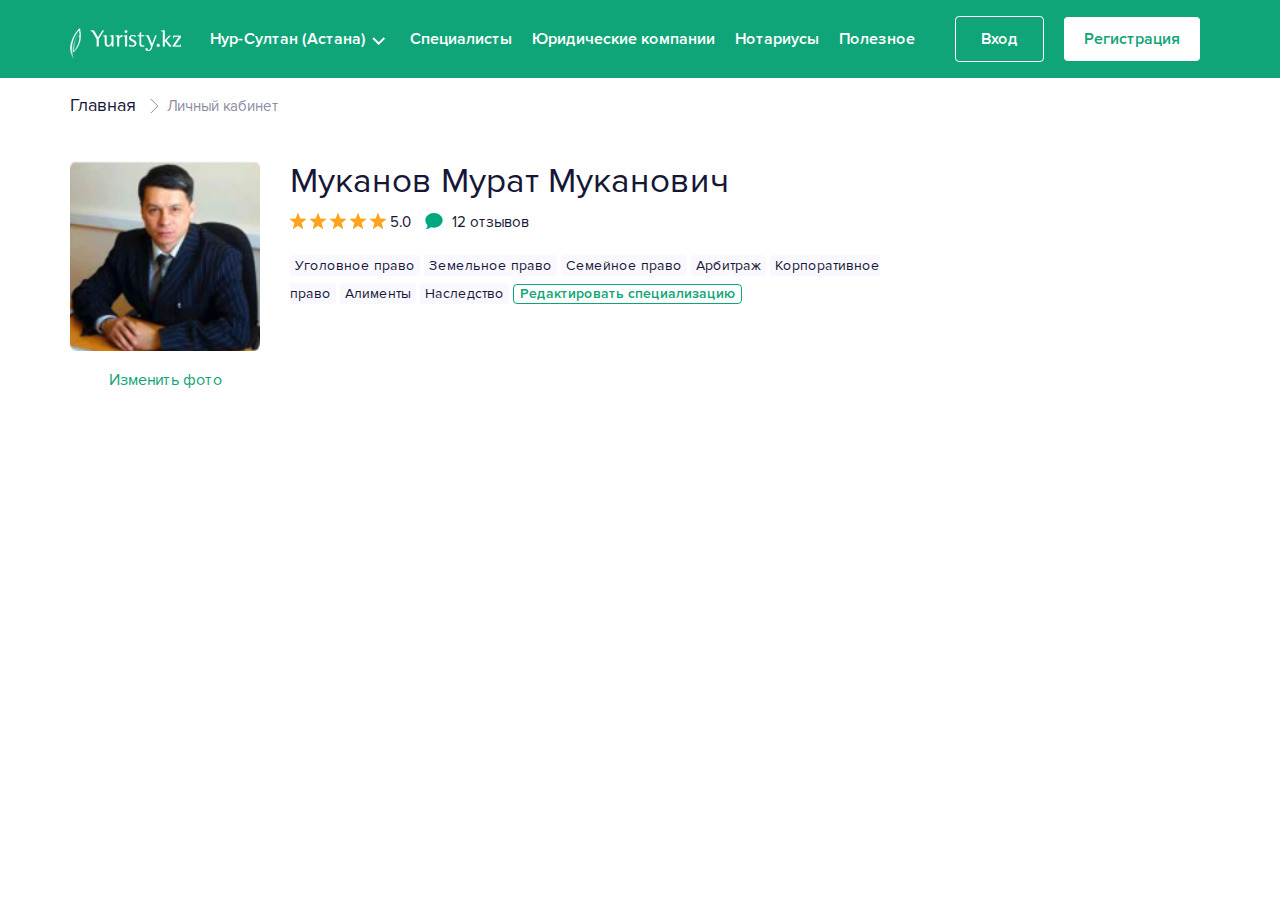
<file: Profile.html>
<!DOCTYPE html>
<html lang="ru">

<head>
	<meta charset="UTF-8">
	<meta name="viewport" content="width=device-width, initial-scale=1.0">
	<meta http-equiv="X-UA-Compatible" content="ie=edge">
	<link rel="stylesheet" href="css/normalize.css">
	<link rel="stylesheet" href="css/main.css">
	<link rel="stylesheet" href="css/bootstrap-grid.css">
	<link rel="stylesheet" href="https://cdnjs.cloudflare.com/ajax/libs/font-awesome/4.7.0/css/font-awesome.min.css">
	<title>Yurist.kz</title>
</head>
	<body>
		<div class="boo-navbar">
			<div class="container">
				<!-- Mobile -->
				<div class="boo-nav-collapsed">
					<a href="index.html">
						<img class="mobile-logo" src="image/Main/image 1.svg" alt="Logo" />
					</a>
					<button class="boo-nav-toggle">
						<!-- <i class="fa fa-fw fa-bars"></i> -->
						<div class="content">
							<div class="hamburger">
								<span></span>
								<span></span>
								<span></span>
								<span></span>
							</div>
						</div>
					</button>
				</div>
				<!-- Brand -->
				<div class="boo-nav-brand">
					<a href="index.html">
						<img src="image/Main/image 1.svg" alt="Logo" />
					</a>
				</div>
				<div class="dropdown">
					<div class="select">
						<span class="boo-nav-city ">Нур-Султан (Астана)<img src="image/Main/Icon.svg" alt="Стрелка"></span>
					</div>
					<input type="hidden" name="gender">
					<ul class="dropdown-menu">
						<li id="male"><span class="boo-nav-city ">Нур-Султан (Астана)<img src="image/Main/Icon.svg"
									alt="Стрелка"></span></li>
						<li id="female"><span class="boo-nav-city ">Нур-Султан (Астана)<img src="image/Main/Icon.svg"
									alt="Стрелка"></span></li>
					</ul>
				</div>
				<!-- Nav items -->
				<div class="boo-nav-collapse">
					<ul class="boo-nav-items">
						<li><a href="yurists.html">Специалисты</a></li>
						<li><a href="Compani.html">Юридические компании</a></li>
						<li><a href="#">Нотариусы</a></li>
						<li><a href="#">Полезное</a></li>
						<li><span class="nav_btn btn_stroke model_link2">Вход</span></li>
						<li><span class="nav_btn btn_fill model_link">Регистрация</span></li>

					</ul>
				</div>
			</div>
		</div>
		</div>
		<div id="mask"></div>
	<div class="model2">
		<!-- The popup -->
		<span class="close"><img src="image/Mobile/close.svg" alt="Close"></span>
		<div class="constraint">
			<!-- Popup content -->
			<div class="model_heder">
				<div class="model_heder-text">Вход</div>
			</div>
			<div class="model_type">Войдите в личный кабинет</div>
			<div class="model2_section">
				<form>
					<div class="">
						<label for=""></label>
						<input class=model2_input type="email" placeholder="Имя">
					</div>
					<div class="">
						<label for=""></label>
						<input class=model2_input type="password" placeholder="Эл почта">
					</div>
				</form>
				<div class="model2_btn">
					<button>Войти</button>
				</div>
				<div class="model_socal">
					<div class="col-sm">
						<div class="model_socal-text">Вход через соцсети</div>
					</div>
					<div class="col-sm">
						<div class="model_socal-icon">
							<a href="#"><img src="image/Modal/Icon_google.svg" alt="Icon"></a>
							<a href="#"><img src="image/Modal/Icon_fb.svg" alt="Icon"></a>
							<a href="#"><img src="image/Modal/Icon_vk.svg" alt="Icon"></a>
						</div>
					</div>
				</div>
			</div>
	
		</div>
	</div>
		<div class="model">
			<!-- The popup -->
			<span class="close"><img src="image/Mobile/close.svg" alt="Close"></span>
			<div class="constraint">
				<!-- Popup content -->
				<div class="model_heder">
					<div class="model_heder-text">Регистрация</div>
				</div>
				<div class="model_type">Выберите тип учетной записи</div>
				<main>
					<input id="tab1" type="radio" name="tabs" checked>
					<label class="model_content-title" for="tab1">Физическое лицо</label>

					<input id="tab2" type="radio" name="tabs">
					<label class="model_content-title" for="tab2">Юрист/адвокат</label>

					<input id="tab3" type="radio" name="tabs">
					<label class="model_content-title" for="tab3">Юридическая компания</label>

					<section id="content1">
						<form action="#">
							<div class="col-sm">
								<input type="text" placeholder="Имя">
							</div>
							<div class="col-sm">
								<input type="email" placeholder="Эл почта">
							</div>
							<div class="col-sm">
								<input type="password" placeholder="Пароль">
							</div>
							<div class="col-sm">
								<input type="password" placeholder="Повторите пароль">
							</div>
						</form>


						<div class="chB">
							<input class="model_check-i" type="checkbox" id="check">
							<label for="check" class="model_check">Даю согласие на обработку персональных данных</label>
						</div>

						<div class="model_btn">
							<button>Зарегистрироваться</button>
						</div>
						<div class="model_socal">
							<div class="col-sm">
								<div class="model_socal-text">Регистрация через соцсети</div>
							</div>
							<div class="col-sm">
								<div class="model_socal-icon">
									<a href="#"><img src="image/Modal/Icon_google.svg" alt="Icon"></a>
									<a href="#"><img src="image/Modal/Icon_fb.svg" alt="Icon"></a>
									<a href="#"><img src="image/Modal/Icon_vk.svg" alt="Icon"></a>
								</div>
							</div>
						</div>
					</section>
					<section id="content2">
						<form action="#">
							<div class="col-sm">
								<input type="text" placeholder="Фамилия">
							</div>
							<div class="col-sm">
								<input type="text" placeholder="Имя">
							</div>
							<div class="col-sm">
								<input type="text" placeholder="Отчество">
							</div>
							<div class="col-sm">
								<input type="phone" placeholder="Телефон">
							</div>
							<div class="col-sm">
								<input type="email" placeholder="Эл. почта">
							</div>
							<div class="col-sm">
								<input type="text" placeholder="Нур-Султан(Астана)">
							</div>
							<div class="col-sm">
								<input type="text" placeholder="Специализация">
							</div>
							<div class="col-sm">
								<div class="model_special">
									<span class="model_special-cadr">
										Уголовное право <button>Удалить</button>
									</span>
									<span class="model_special-cadr">
										Административное право <button>Удалить</button>
									</span>
								</div>
							</div>
							<div class="col-sm">
								<input type="password" placeholder="Пароль">
							</div>
							<div class="col-sm">
								<input type="password" placeholder="Повторите пароль">
							</div>
						</form>
						<div class="chB">
							<input class="model_check-i" type="checkbox" id="check">
							<label for="check" class="model_check">Даю согласие на обработку персональных данных</label>
						</div>
						<div class="model_btn">
							<button>Зарегистрироваться</button>
						</div>
						</p>
					</section>
					<section id="content3">
						<form action="#">
							<div class="col-sm">
								<input type="text" placeholder="Название компании">
							</div>
							<div class="col-sm">
								<input type="phone" placeholder="Телефон">
							</div>
							<div class="col-sm">
								<input type="email" placeholder="Эл. почта">
							</div>
							<div class="col-sm">
								<input type="text" placeholder="Нур-Султан(Астана)">
							</div>
							<div class="col-sm">
								<input type="text" placeholder="Специализация">
							</div>
							<div class="col-sm">
								<div class="model_special">
									<span class="model_special-cadr">
										Уголовное право <button>Удалить</button>
									</span>
									<span class="model_special-cadr">
										Административное право <button>Удалить</button>
									</span>
								</div>
							</div>
							<div class="col-sm">
								<input type="password" placeholder="Пароль">
							</div>
							<div class="col-sm">
								<input type="password" placeholder="Повторите пароль">
							</div>
						</form>
						<div class="chB">
							<input class="model_check-i" type="checkbox" id="check">
							<label for="check" class="model_check">Даю согласие на обработку персональных данных</label>
						</div>
						<div class="model_btn">
							<button>Зарегистрироваться</button>
						</div>

			</div>
		</div>
		</div> <!-- /Popup content -->
		</div> <!-- /The popup -->
		</div>

<div class="profile_heder">
	<div class="title">
		<div class="container">
			<div class="head">
				<div class="row">
					<div class="col-sm">
						<a href="index.html">Главная</a>
						<span class="head_img"><img src="image/2. Main/Arrows1.svg" alt="Стрелка"></span>
						<span class="head_special">Личный кабинет</span></div>
				</div>
			</div>
		</div>
	</div>
</div>

	<div class="profile">
		<div class="container">
			<div class="row profile_block">
				<div class="col-md-2 profile_photo">
					<img src="image/Lawyers/Rectangle 26.png" alt="photo">
					<div class="changePhoto"><button>Изменить фото</button></div>
				</div>
				<div class="col-md ">
					<div class="profile_name">Муканов Мурат Муканович</div>
					<div class="w-100"></div>
					<span class="profile_stars">
						<img src="image/Lawyers/icon/Icon_star.svg" alt="star">
						<img src="image/Lawyers/icon/Icon_star.svg" alt="star">
						<img src="image/Lawyers/icon/Icon_star.svg" alt="star">
						<img src="image/Lawyers/icon/Icon_star.svg" alt="star">
						<img src="image/Lawyers/icon/Icon_star.svg" alt="star">
						<span>5.0</span>
					</span>
					<span class="profile_review">
						<img src="image/Lawyers/icon/Vector.svg" alt="icon">
						<span>12 отзывов</span>
					</span>
					<div class="col-md-8 profile_spec">
						<span>Уголовное право</span>
						<span>Земельное право</span>
						<span>Семейное право</span>
						<span>Арбитраж</span>
						<span>Корпоративное право</span>
						<span>Алименты</span>
						<span>Наследство</span>
						<div class="profile_btn">
							<button>Редактировать специализацию</button>
						</div>
					</div>
				</div>
			</div>
		</div>
	</div>
<!-- <footer class="footer">
	<div class="container">
		<div class="row footer_blocks">
			<div class="footer_special footer_logo"><img src="image/Footer/Logo.svg" alt="Лого"></div>
			<div class="footer_special footer_city">
				<div class="dropdown">
					<div class="select">
						<span class="footer_drop">Нур-Султан (Астана)
							<img src="image/Footer/Arrow.svg" alt="Стрелка"></span>
					</div>
					<input type="hidden" name="gender">
					<ul class="dropdown-menu">
						<li id="male">
							<span class="footer_drop-city ">Нур-Султан (Астана)<img src="image/Footer/Arrow.svg" alt="Стрелка">
							</span>
						</li>
						<li id="female">
							<span class="footer_drop-city ">Нур-Султан (Астана)<img src="image/Footer/Arrow.svg" alt="Стрелка">
							</span>
						</li>
					</ul>
				</div>
			</div>
			<div class="footer_special footer_specialists"><a href="#">Специалисты</a></div>
			<div class="footer_special footer_companies"><a href="#">Юридические компании</a></div>
			<div class="footer_special footer_notaries"><a href="#">Нотариусы</a></div>
			<div class="footer_special footer_notaries"><a href="#">Полезное</a></div>
			<div class="col-sm">
				<div class="footer_btns">
					<button class="footer_btn-1" href="#">Вход</button>
					<button class="footer_btn-2" href="#">Регистрация</button>
				</div>
			</div>
		</div>
		<div class="row info">
			<div class="">
				<div class="footer_info">По всем вопросам пишите нам на почту <a href="#">info@yuristy.kz</a></div>
			</div>
			<div class="col-sm footer_socials ">
				<a href="#"><img src="image/Footer/Facebook.svg" alt="Facebook"></a>
				<a href="#"><img src="image/Footer/Instagram.svg" alt="Instagram"></a></div>

		</div>
	</div>

</footer> -->
		<script src="js/jquery-3.4.0.min.js"></script>
		<script src="js/script.js"></script>

	</body>

</html>
</file>
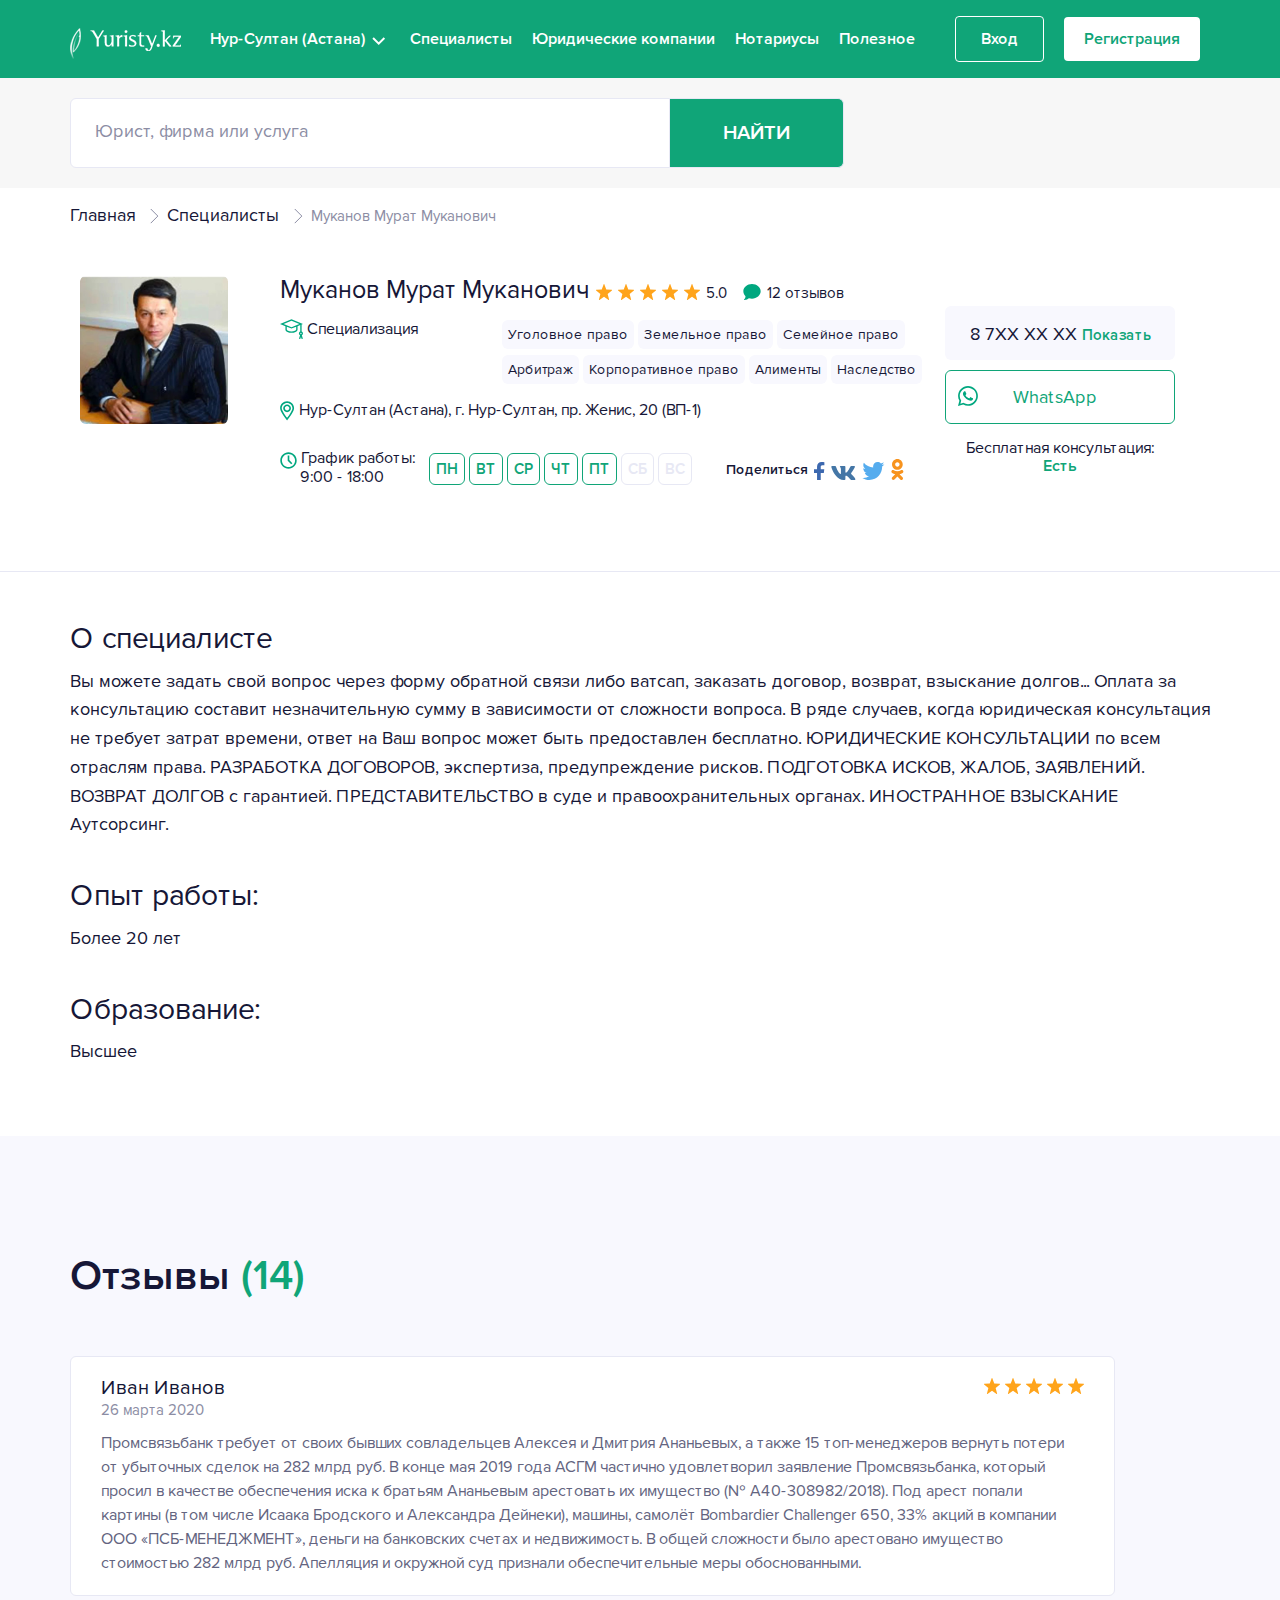
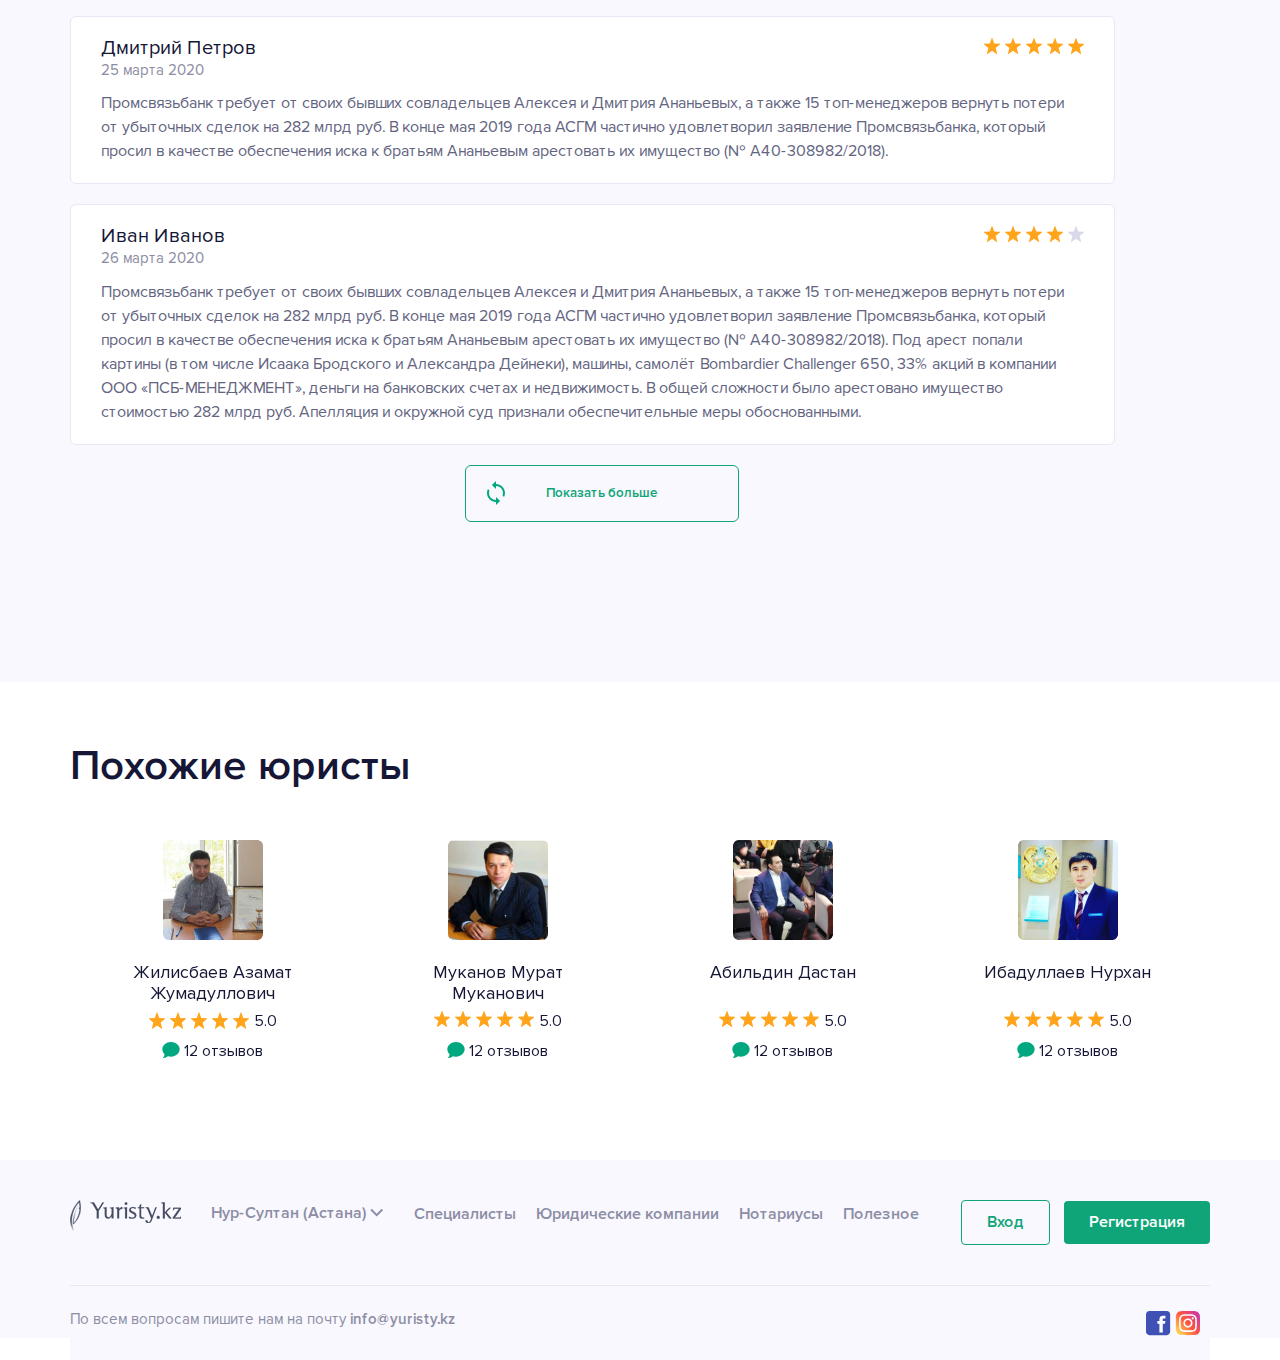
<file: yurist.html>
<!DOCTYPE html>
<html lang="ru">

<head>
	<meta charset="UTF-8">
	<meta name="viewport" content="width=device-width, initial-scale=1.0">
	<meta http-equiv="X-UA-Compatible" content="ie=edge">
	<link rel="stylesheet" href="css/normalize.css">
	<link rel="stylesheet" href="css/main.css">
	<link rel="stylesheet" href="css/bootstrap-grid.css">
	<link rel="stylesheet" href="https://cdnjs.cloudflare.com/ajax/libs/font-awesome/4.7.0/css/font-awesome.min.css">

	<title>Uyrist.kz</title>
</head>

<body>
	<!-- Навигация -->
<div class="boo-navbar">
	<div class="container">
		<!-- Mobile -->
		<div class="boo-nav-collapsed">
			<a href="index.html">
				<img class="mobile-logo" src="image/Main/image 1.svg" alt="Logo" />
			</a>
			<button class="boo-nav-toggle">
				<!-- <i class="fa fa-fw fa-bars"></i> -->
				<div class="content">
					<div class="hamburger">
						<span></span>
						<span></span>
						<span></span>
						<span></span>
					</div>
				</div>
			</button>
		</div>
		<!-- Brand -->
		<div class="boo-nav-brand">
			<a href="index.html">
				<img src="image/Main/image 1.svg" alt="Logo" />
			</a>
		</div>
		<div class="dropdown">
			<div class="select">
				<span class="boo-nav-city ">Нур-Султан (Астана)<img src="image/Main/Icon.svg" alt="Стрелка"></span>
			</div>
			<input type="hidden" name="gender">
			<ul class="dropdown-menu">
				<li id="male"><span class="boo-nav-city ">Нур-Султан (Астана)<img src="image/Main/Icon.svg"
							alt="Стрелка"></span></li>
				<li id="female"><span class="boo-nav-city ">Нур-Султан (Астана)<img src="image/Main/Icon.svg"
							alt="Стрелка"></span></li>
			</ul>
		</div>
		<!-- Nav items -->
		<div class="boo-nav-collapse">
			<ul class="boo-nav-items">
				<li><a href="yurists.html">Специалисты</a></li>
				<li><a href="Compani.html">Юридические компании</a></li>
				<li><a href="yurist.html">Нотариусы</a></li>
				<li><a href="Compan.html">Полезное</a></li>
				<li><span class="nav_btn btn_stroke model_link2">Вход</span></li>
				<li><span class="nav_btn btn_fill model_link">Регистрация</span></li>

			</ul>
		</div>
	</div>
</div>
</div>
<div id="mask"></div>

<div class="model">
	<!-- The popup -->
	<span class="close"><img src="image/Mobile/close.svg" alt="Close"></span>
	<div class="constraint">
		<!-- Popup content -->
		<div class="model_heder">
			<div class="model_heder-text">Регистрация</div>
		</div>
		<div class="model_type">Выберите тип учетной записи</div>
		<main>
			<input id="tab1" type="radio" name="tabs" checked>
			<label class="model_content-title" for="tab1">Физическое лицо</label>

			<input id="tab2" type="radio" name="tabs">
			<label class="model_content-title" for="tab2">Юрист/адвокат</label>

			<input id="tab3" type="radio" name="tabs">
			<label class="model_content-title" for="tab3">Юридическая компания</label>

			<section id="content1">
				<form action="#">
					<div class="col-sm">
						<input type="text" placeholder="Имя">
					</div>
					<div class="col-sm">
						<input type="email" placeholder="Эл почта">
					</div>
					<div class="col-sm">
						<input type="password" placeholder="Пароль">
					</div>
					<div class="col-sm">
						<input type="password" placeholder="Повторите пароль">
					</div>
				</form>


				<div class="chB">
					<input class="model_check-i" type="checkbox" id="check">
					<label for="check" class="model_check">Даю согласие на обработку персональных данных</label>
				</div>

				<div class="model_btn">
					<button>Зарегистрироваться</button>
				</div>
				<div class="model_socal">
					<div class="col-sm">
						<div class="model_socal-text">Регистрация через соцсети</div>
					</div>
					<div class="col-sm">
						<div class="model_socal-icon">
							<a href="#"><img src="image/Modal/Icon_google.svg" alt="Icon"></a>
							<a href="#"><img src="image/Modal/Icon_fb.svg" alt="Icon"></a>
							<a href="#"><img src="image/Modal/Icon_vk.svg" alt="Icon"></a>
						</div>
					</div>
				</div>
			</section>
			<section id="content2">
				<form action="#">
					<div class="col-sm">
						<input type="text" placeholder="Фамилия">
					</div>
					<div class="col-sm">
						<input type="text" placeholder="Имя">
					</div>
					<div class="col-sm">
						<input type="text" placeholder="Отчество">
					</div>
					<div class="col-sm">
						<input type="phone" placeholder="Телефон">
					</div>
					<div class="col-sm">
						<input type="email" placeholder="Эл. почта">
					</div>
					<div class="col-sm">
						<input type="text" placeholder="Нур-Султан(Астана)">
					</div>
					<div class="col-sm">
						<input type="text" placeholder="Специализация">
					</div>
					<div class="col-sm">
						<div class="model_special">
							<span class="model_special-cadr">
								Уголовное право <button>Удалить</button>
							</span>
							<span class="model_special-cadr">
								Административное право <button>Удалить</button>
							</span>
						</div>
					</div>
					<div class="col-sm">
						<input type="password" placeholder="Пароль">
					</div>
					<div class="col-sm">
						<input type="password" placeholder="Повторите пароль">
					</div>
				</form>
				<div class="chB">
					<input class="model_check-i" type="checkbox" id="check">
					<label for="check" class="model_check">Даю согласие на обработку персональных данных</label>
				</div>
				<div class="model_btn">
					<button>Зарегистрироваться</button>
				</div>
				</p>
			</section>
			<section id="content3">
				<form action="#">
					<div class="col-sm">
						<input type="text" placeholder="Название компании">
					</div>
					<div class="col-sm">
						<input type="phone" placeholder="Телефон">
					</div>
					<div class="col-sm">
						<input type="email" placeholder="Эл. почта">
					</div>
					<div class="col-sm">
						<input type="text" placeholder="Нур-Султан(Астана)">
					</div>
					<div class="col-sm">
						<input type="text" placeholder="Специализация">
					</div>
					<div class="col-sm">
						<div class="model_special">
							<span class="model_special-cadr">
								Уголовное право <button>Удалить</button>
							</span>
							<span class="model_special-cadr">
								Административное право <button>Удалить</button>
							</span>
						</div>
					</div>
					<div class="col-sm">
						<input type="password" placeholder="Пароль">
					</div>
					<div class="col-sm">
						<input type="password" placeholder="Повторите пароль">
					</div>
				</form>
				<div class="chB">
					<input class="model_check-i" type="checkbox" id="check">
					<label for="check" class="model_check">Даю согласие на обработку персональных данных</label>
				</div>
				<div class="model_btn">
					<button>Зарегистрироваться</button>
				</div>

	</div>
</div>
<div class="model2">
	<!-- The popup -->
	<span class="close"><img src="image/Mobile/close.svg" alt="Close"></span>
	<div class="constraint">
		<!-- Popup content -->
		<div class="model_heder">
			<div class="model_heder-text">Вход</div>
		</div>
		<div class="model_type">Войдите в личный кабинет</div>
		<div class="model2_section">
			<form>
				<div class="">
					<label for=""></label>
					<input class=model2_input type="email" placeholder="Имя">
				</div>
				<div class="">
					<label for=""></label>
					<input class=model2_input type="password" placeholder="Эл почта">
				</div>
			</form>
			<div class="model2_btn">
				<button>Войти</button>
			</div>
			<div class="model_socal">
				<div class="col-sm">
					<div class="model_socal-text">Вход через соцсети</div>
				</div>
				<div class="col-sm">
					<div class="model_socal-icon">
						<a href="#"><img src="image/Modal/Icon_google.svg" alt="Icon"></a>
						<a href="#"><img src="image/Modal/Icon_fb.svg" alt="Icon"></a>
						<a href="#"><img src="image/Modal/Icon_vk.svg" alt="Icon"></a>
					</div>
				</div>
			</div>
		</div>

	</div>
</div>
	<!-- Форма -->
	<div class="form">
		<div class="container">
			<div class="row">
				<div class="col-sm">
					<form class="catalin">
						<input type="text" placeholder="Юрист, фирма или услуга" required>
						<button type="submit">Найти</button>
					</form>
				</div>
			</div>
		</div>
	</div>
	<!--Юристы и адвокаты в Нур-Султане (Астана) -->
	<div class="title">
		<div class="container">
			<div class="head">
				<div class="row">
					<div class="col-sm">
						<a href="index.html">Главная</a>
						<span class="head_img"><img src="image/2. Main/Arrows1.svg" alt="Стрелка"></span>
						<a href="yurists.html">Специалисты</a>
						<span class="head_img"><img src="image/2. Main/Arrows1.svg" alt="Стрелка"></span>
						<span class="head_special">Муканов Мурат Муканович</span></div>
					<div class="lawyer">
						<div class="container">
							<div class="row lawyer">
					
								<div class="col-2 lawyer_block-photo ">
									<img src="image/Lawyers/Rectangle 26.png" alt="Фото" class="photo">

								</div>
								<div class="col-7 lawyer_block-ingo block">
									<div class="name"><a href="yurist.html">Муканов Мурат Муканович</a>
									<span><img src="image/Lawyers/icon/Icon_star.svg" alt="Star"></span>
									<span><img src="image/Lawyers/icon/Icon_star.svg" alt="Star"></span>
									<span><img src="image/Lawyers/icon/Icon_star.svg" alt="Star"></span>
									<span><img src="image/Lawyers/icon/Icon_star.svg" alt="Star"></span>
									<span><img src="image/Lawyers/icon/Icon_star.svg" alt="Star"></span>
									<small>5.0</small>
									<span><img class="block-span" src="image/Lawyers/icon/Vector.svg" alt="Icon"></span>
									<small class="rewyes_text">12 отзывов</small>
									</div>
									<div class="row">
										<div class="col-4">
											<div class="specialistik">
												<img src="image/Lawyers/icon/icon4.svg" alt="Иконка" class="special_img">
												<span class="special">Специализация </span>
												<a href="#"></a>
											</div>
										</div>
										<div class="col-8 uslugi">
											<span class="spec">Уголовное право</span>
											<span class="spec">Земельное право</span>
											<span class="spec">Семейное право</span>
											<span class="spec">Арбитраж</span>
											<span class="spec">Корпоративное право</span>
											<span class="spec">Алименты</span>
											<span class="spec">Наследство</span>
											<span class=""></span>
											<span class=""></span>
											<span class=""></span>
											<span class=""></span>
										</div>
										<div class="col-12">
											<div class="specialistik">
												<img src="image/Lawyers/icon/icon3.svg" alt="Иконка" class="special_img">
												<span class="special">Нур-Султан (Астана), г. Нур-Султан, пр. Женис, 20 (ВП-1)</span>
											</div>
										</div>
										<div class="col">
											<div class="specialistik">
												<img src="image/Lawyers/icon/icon2.svg" alt="Иконка" class="special_img">
												<span class="special">График работы:</span>
												<div class="week socio_week">
													<span class="weekdays">ПН</span>
													<span class="weekdays">ВТ</span>
													<span class="weekdays">СР</span>
													<span class="weekdays">ЧТ</span>
													<span class="weekdays">ПТ</span>
													<span class="output">СБ</span>
													<span class="output">ВС</span>
													<span class="socio">
													<small>Поделиться</small>
													<span><img src="image/3. Yurist/icon/Facebook.svg" alt="Star"></span>
													<span><img src="image/3. Yurist/icon/vk.svg" alt="Star"></span>
													<span><img src="image/3. Yurist/icon/Twitter.svg" alt="Star"></span>
													<span><img src="image/3. Yurist/icon/Odnok.svg" alt="Star"></span></div><br>
													<span class="time">9:00 - 18:00</span>
													</span>
												
											</div>
										</div>
									</div>
								</div>
								<div class="col-2 urist ">
									<div class="phone">8 7XX XX XX <span>Показать</span></div>
									<div class="WhatsApp_block">
										<a href="#" class="wa_icon"><img class="wa_icon" src="image/Lawyers/icon/icon_WhatsApp.svg" alt="Wa_icon"></a>
										<a href="#" class="wa_text">WhatsApp</a>
									</div>
									<div class="consultation">
										<div class="cons">Бесплатная консультация:</div>
										<div class="yes">Есть</div>
									</div>
								</div>
					
					
					
					
					
							</div>
						</div>
					</div>
		<div class="lawyers_mobile">
			<div class="container">
				<div class="lowers_mobile card">
					<div class="row">
						<div class="col-md-4 col-6">
							<div class="lawyers_photo">
								<a href="yurist.html"><img src="image/Lawyers/Rectangle 26.png" alt="photo"></a>
		
							</div>
						</div>
						<div class="col-md-6 col-6">
							<div class="lawyers_name">
								<a href="yurist.html">Муканов Мурат Муканович</a>
		
							</div>
							<div class="lawyers_stars">
								<img class="star" src="image/Lawyers/icon/Icon_star.svg" alt="Звезда">
								<img class="star" src="image/Lawyers/icon/Icon_star.svg" alt="Звезда">
								<img class="star" src="image/Lawyers/icon/Icon_star.svg" alt="Звезда">
								<img class="star" src="image/Lawyers/icon/Icon_star.svg" alt="Звезда">
								<img class="star" src="image/Lawyers/icon/Icon_star.svg" alt="Звезда">
								<span>5.0</span>
							</div>
							<div class="lawyers_rewyes">
								<img src="image/Lawyers/icon/Vector.svg" alt="rewyes">
								<a href="#"><span class="rewyes_text">7 отзывов</span></a>
							</div>
						</div>
					</div>
					<div class="row">
						<div class="col-12">
							<div class="lawyers_specialization">
								<img src="image/Lawyers/icon/icon4.svg" alt="Icon">
								Специализация:
							</div>
						</div>
						<div class="col-12">
							<div class="lawyers_uslugi">
								<span class="spec">Уголовное право</span>
								<span class="spec">Земельное право</span>
								<span class="spec">Семейное право</span>
								<span class="spec">Арбитраж</span>
								<span class="spec">Корпоративное право</span>
								<span class="spec">Алименты</span>
								<span class="spec">Наследство</span>
							</div>
						</div>
						<div class="col-12">
							<div class="lawyers_adress">
								<img src="image/Lawyers/icon/icon3.svg" alt="Icon">
								Нур-Султан (Астана), г. Нур-Султан, пр. Женис, 20 (ВП-1)
							</div>
						</div>
						<div class="col-12">
							<div class="lawyers_graphick">
								<img src="image/Lawyers/icon/icon2.svg" alt="Icon">
								График работы: <span>9:00 - 18:00</span>
								<div class="lawyers_week">
									<span class="weekdays">ПН</span>
									<span class="weekdays">ВТ</span>
									<span class="weekdays">СР</span>
									<span class="weekdays">ЧТ</span>
									<span class="weekdays">ПТ</span>
									<span class="output">СБ</span>
									<span class="output">ВС</span></div>
							</div>
						</div>
						<div class="col-md-12 col-12">
							<div class="lawyers_consultation">
								<div class="yes">
									Бесплатная консультация:
									<span>
										<img src="image/Lawyers/icon/Cons_galka.svg" alt="Icon">
										Есть
									</span>
								</div>
							</div>
						</div>
						<div class="col-md-12 col-12">
							<div class="lawyers_phone">
								<div class="phone">
									<span></span>
									8 7
									<button>Показать</button>
								</div>
							</div>
						</div>
						<div class="col-md-12 col-12">
							<div class="lawyers_whtasapp">
								<div class="whtasapp">
		
									<a href="#"><img src="image/Lawyers/icon/icon_WhatsApp.svg" alt="Icon"></a>
									<a href="#" class="whtasapp-text">WhatsApp</a>
									<span></span>
								</div>
							</div>
						</div>
					</div>
				</div>
			</div>
		</div>
				</div>
			</div>
		</div>
	</div>
<!-- О специалисте-->
<div class="about">
	<div class="container">
		<div class="about_title">
			О специалисте
		</div>
		<div class="row">
		<div class="col-sm">
			<div class="about_text">Вы можете задать свой вопрос через форму обратной связи либо ватсап, заказать договор,
				возврат,
				взыскание долгов...
				Оплата за консультацию составит незначительную сумму в зависимости от сложности вопроса. В ряде случаев, когда
				юридическая консультация не требует затрат времени, ответ на Ваш вопрос может быть предоставлен бесплатно.
				ЮРИДИЧЕСКИЕ
				КОНСУЛЬТАЦИИ по всем отраслям права. РАЗРАБОТКА ДОГОВОРОВ, экспертиза, предупреждение рисков. ПОДГОТОВКА ИСКОВ,
				ЖАЛОБ,
				ЗАЯВЛЕНИЙ. ВОЗВРАТ ДОЛГОВ с гарантией. ПРЕДСТАВИТЕЛЬСТВО в суде
				и правоохранительных органах. ИНОСТРАННОЕ ВЗЫСКАНИЕ Аутсорсинг.</div>
		</div>
		</div>
				<div class="about_title">
					Опыт работы:
				</div>
				<div class="row">
					<div class="col-sm-11">
						<div class="about_text">Более 20 лет</div>
					</div>
				</div>
						<div class="about_title">
							Образование:
						</div>
						<div class="row">
							<div class="col-sm-11">
								<div class="about_text">Высшее</div>
							</div>
						</div>
		</div>
	</div>
<!-- Отзывы  -->
<div class="review">
	<div class="container">
		<div class="review_title">
			<h4>Отзывы <a href="#">(14)</a></h4>
		</div>
		<div class="row">
			<div class="col-sm-11">
			<div class="review_users">
				<div class="review_name">Иван Иванов 
					<span><img src="image/Lawyers/icon/Icon_star.svg" alt="Star">
					<img src="image/Lawyers/icon/Icon_star.svg" alt="Star">
					<img src="image/Lawyers/icon/Icon_star.svg" alt="Star">
					<img src="image/Lawyers/icon/Icon_star.svg" alt="Star">
					<img src="image/Lawyers/icon/Icon_star.svg" alt="Star"></span>
			</div>
				<div class="review_date">26 марта 2020</div>
				<div class="review_text">Промсвязьбанк требует от своих бывших совладельцев Алексея и Дмитрия Ананьевых, а также 15 топ-менеджеров вернуть потери
				от убыточных сделок на 282 млрд руб. В конце мая 2019 года АСГМ частично удовлетворил заявление Промсвязьбанка, который
				просил в качестве обеспечения иска к братьям Ананьевым арестовать их имущество (№ А40-308982/2018). Под арест попали
				картины (в том числе Исаака Бродского и Александра Дейнеки), машины, самолёт Bombardier Challenger 650, 33% акций в
				компании ООО «ПСБ-МЕНЕДЖМЕНТ», деньги на банковских счетах и недвижимость. В общей сложности было арестовано имущество
				стоимостью
				282 млрд руб. Апелляция и окружной суд признали обеспечительные меры обоснованными.</div>
			</div>
			</div>
		</div>
				<div class="row">
					<div class="col-sm-11">
						<div class="review_users">
							<div class="review_name">Дмитрий Петров
					<span><img src="image/Lawyers/icon/Icon_star.svg" alt="Star">
						<img src="image/Lawyers/icon/Icon_star.svg" alt="Star">
						<img src="image/Lawyers/icon/Icon_star.svg" alt="Star">
						<img src="image/Lawyers/icon/Icon_star.svg" alt="Star">
						<img src="image/Lawyers/icon/Icon_star.svg" alt="Star"></span>
							</div>
							<div class="review_date">25 марта 2020</div>
							<div class="review_text">Промсвязьбанк требует от своих бывших совладельцев Алексея и Дмитрия Ананьевых, а также 15 топ-менеджеров вернуть потери
							от убыточных сделок на 282 млрд руб. В конце мая 2019 года АСГМ частично удовлетворил заявление Промсвязьбанка, который
							просил в качестве обеспечения иска к братьям Ананьевым арестовать их имущество (№ А40-308982/2018).</div>
						</div>
					</div>
				</div>
				<div class="row">
					<div class="col-sm-11">
						<div class="review_users">
							<div class="review_name">Иван Иванов
					<span><img src="image/Lawyers/icon/Icon_star.svg" alt="Star">
						<img src="image/Lawyers/icon/Icon_star.svg" alt="Star">
						<img src="image/Lawyers/icon/Icon_star.svg" alt="Star">
						<img src="image/Lawyers/icon/Icon_star.svg" alt="Star">
						<img src="image/Lawyers/icon/star_strouk.svg" alt="Star"></span>
							</div>
							<div class="review_date">26 марта 2020</div>
							<div class="review_text">Промсвязьбанк требует от своих бывших совладельцев Алексея и Дмитрия Ананьевых, а также 15 топ-менеджеров вернуть потери
							от убыточных сделок на 282 млрд руб. В конце мая 2019 года АСГМ частично удовлетворил заявление Промсвязьбанка, который
							просил в качестве обеспечения иска к братьям Ананьевым арестовать их имущество (№ А40-308982/2018). Под арест попали
							картины (в том числе Исаака Бродского и Александра Дейнеки), машины, самолёт Bombardier Challenger 650, 33% акций в
							компании ООО «ПСБ-МЕНЕДЖМЕНТ», деньги на банковских счетах и недвижимость. В общей сложности было арестовано имущество
							стоимостью
							282 млрд руб. Апелляция и окружной суд признали обеспечительные меры обоснованными.</div>
						</div>
					</div>
				</div>
				<div class="row">
					<div class="col-sm-11">
						<div class="lawyer_btn">
							<img src="image/2. Main/Arrows.svg" alt="Стрелки">
							<button>Показать больше</button>
						</div>
					</div>
				</div>
	</div>
</div>
<!-- Похожие юристы -->

<div class="similar">
	<div class="container">
		<div class="similar_title">
			<h4>Похожие юристы</h4>
		</div>
		<div class="similar_slider">
			<div class="similar_block">
				<div class="similar_image"><img src="image/3. Yurist/1.png" alt="Photo"></div>
				<div class="similar_name">Жилисбаев Азамат Жумадуллович</div>
				<div class="similar_star">
					<img src="image/Lawyers/icon/Icon_star.svg" alt="Star">
					<img src="image/Lawyers/icon/Icon_star.svg" alt="Star">
					<img src="image/Lawyers/icon/Icon_star.svg" alt="Star">
					<img src="image/Lawyers/icon/Icon_star.svg" alt="Star">
					<img src="image/Lawyers/icon/Icon_star.svg" alt="Star">
					<span>5.0</span></div>
				<div class="similar_review">
					<span><img src="image/Lawyers/icon/Vector.svg" alt="Star"></span>
					<span>12 отзывов</span>
				</div>
			</div>
			<div class="similar_block">
				<div class="similar_image"><img src="image/3. Yurist/2.png" alt="Photo"></div>
				<div class="similar_name">Муканов Мурат <br>
				Муканович</div>
				<div class="similar_star">
					<span><img src="image/Lawyers/icon/Icon_star.svg" alt="Star"></span>
					<span><img src="image/Lawyers/icon/Icon_star.svg" alt="Star"></span>
					<span><img src="image/Lawyers/icon/Icon_star.svg" alt="Star"></span>
					<span><img src="image/Lawyers/icon/Icon_star.svg" alt="Star"></span>
					<span><img src="image/Lawyers/icon/Icon_star.svg" alt="Star"></span>
					<span>5.0</span></div>
				<div class="similar_review">
					<span><img src="image/Lawyers/icon/Vector.svg" alt="Star"></span>
					<span>12 отзывов</span>
				</div>
			</div>
			<div class="similar_block">
				<div class="similar_image"><img src="image/3. Yurist/3.png" alt="Photo"></div>
				<div class="similar_name">Абильдин Дастан</div>
				<div class="similar_star">
					<span><img src="image/Lawyers/icon/Icon_star.svg" alt="Star"></span>
					<span><img src="image/Lawyers/icon/Icon_star.svg" alt="Star"></span>
					<span><img src="image/Lawyers/icon/Icon_star.svg" alt="Star"></span>
					<span><img src="image/Lawyers/icon/Icon_star.svg" alt="Star"></span>
					<span><img src="image/Lawyers/icon/Icon_star.svg" alt="Star"></span>
					<span>5.0</span></div>
				<div class="similar_review">
					<span><img src="image/Lawyers/icon/Vector.svg" alt="Star"></span>
					<span>12 отзывов</span>
				</div>
			</div>
			<div class="similar_block">
				<div class="similar_image"><img src="image/3. Yurist/4.png" alt="Photo"></div>
				<div class="similar_name">Ибадуллаев
				Нурхан</div>
				<div class="similar_star">
					<span><img src="image/Lawyers/icon/Icon_star.svg" alt="Star"></span>
					<span><img src="image/Lawyers/icon/Icon_star.svg" alt="Star"></span>
					<span><img src="image/Lawyers/icon/Icon_star.svg" alt="Star"></span>
					<span><img src="image/Lawyers/icon/Icon_star.svg" alt="Star"></span>
					<span><img src="image/Lawyers/icon/Icon_star.svg" alt="Star"></span>
					<span>5.0</span></div>
				<div class="similar_review">
					<span><img src="image/Lawyers/icon/Vector.svg" alt="Star"></span>
					<span>12 отзывов</span>
				</div>
			</div>
			<div class="similar_block">
				<div class="similar_image"><img src="image/3. Yurist/1.png" alt="Photo"></div>
				<div class="similar_name">Жилисбаев Азамат Жумадуллович</div>
				<div class="similar_star">
					<span><img src="image/Lawyers/icon/Icon_star.svg" alt="Star"></span>
					<span><img src="image/Lawyers/icon/Icon_star.svg" alt="Star"></span>
					<span><img src="image/Lawyers/icon/Icon_star.svg" alt="Star"></span>
					<span><img src="image/Lawyers/icon/Icon_star.svg" alt="Star"></span>
					<span><img src="image/Lawyers/icon/Icon_star.svg" alt="Star"></span>
					<span>5.0</span></div>
				<div class="similar_review">
					<span><img src="image/Lawyers/icon/Vector.svg" alt="Star"></span>
					<span>12 отзывов</span>
				</div>
			</div>
		</div>
	</div>
</div>

<footer class="footer">
	<div class="container">
		<div class="row footer_blocks">
			<div class="footer_special footer_logo"><img src="image/Footer/Logo.svg" alt="Лого"></div>
			<div class="footer_special footer_city">
				<div class="dropdown">
					<div class="select">
						<span class="footer_drop">Нур-Султан (Астана)
							<img src="image/Footer/Arrow.svg" alt="Стрелка"></span>
					</div>
					<input type="hidden" name="gender">
					<ul class="dropdown-menu">
						<li id="male">
							<span class="footer_drop-city ">Нур-Султан (Астана)<img src="image/Footer/Arrow.svg" alt="Стрелка">
							</span>
						</li>
						<li id="female">
							<span class="footer_drop-city ">Нур-Султан (Астана)<img src="image/Footer/Arrow.svg" alt="Стрелка">
							</span>
						</li>
					</ul>
				</div>
			</div>
			<div class="footer_special footer_specialists"><a href="#">Специалисты</a></div>
			<div class="footer_special footer_companies"><a href="#">Юридические компании</a></div>
			<div class="footer_special footer_notaries"><a href="#">Нотариусы</a></div>
			<div class="footer_special footer_notaries"><a href="#">Полезное</a></div>
			<div class="col-sm">
				<div class="footer_btns">
					<button class="footer_btn-1" href="#">Вход</button>
					<button class="footer_btn-2" href="#">Регистрация</button>
				</div>
			</div>
		</div>
		<div class="row info">
			<div class="">
				<div class="footer_info">По всем вопросам пишите нам на почту <a href="#">info@yuristy.kz</a></div>
			</div>
			<div class="col-sm footer_socials ">
				<a href="#"><img src="image/Footer/Facebook.svg" alt="Facebook"></a>
				<a href="#"><img src="image/Footer/Instagram.svg" alt="Instagram"></a></div>

		</div>
	</div>

</footer>
	<script src="js/jquery-3.4.0.min.js"></script>
	<link rel="stylesheet" href="slick/slick.css">
	<link rel="stylesheet" href="slick/slick-theme.css">
	<script src="slick/slick.min.js"></script>
<script src="js/script.js"></script>
	
</body>

</html>
</file>
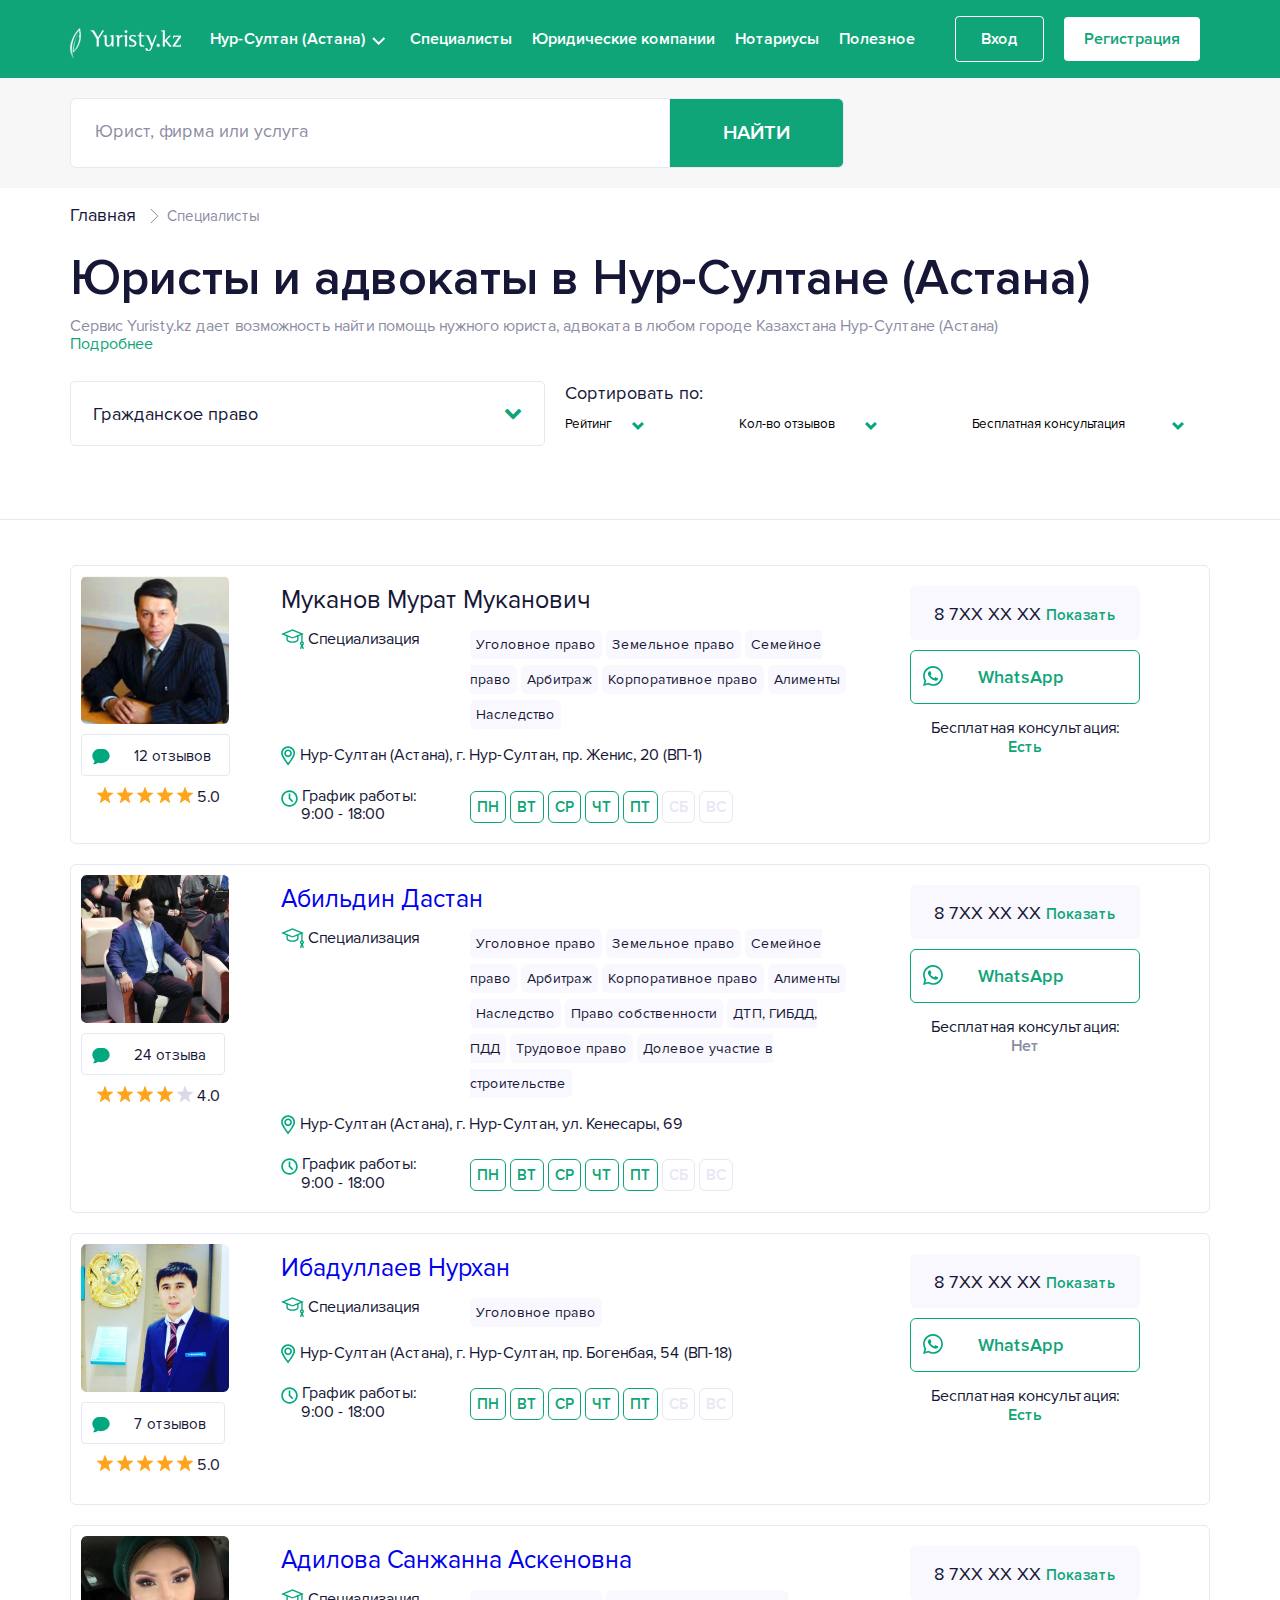
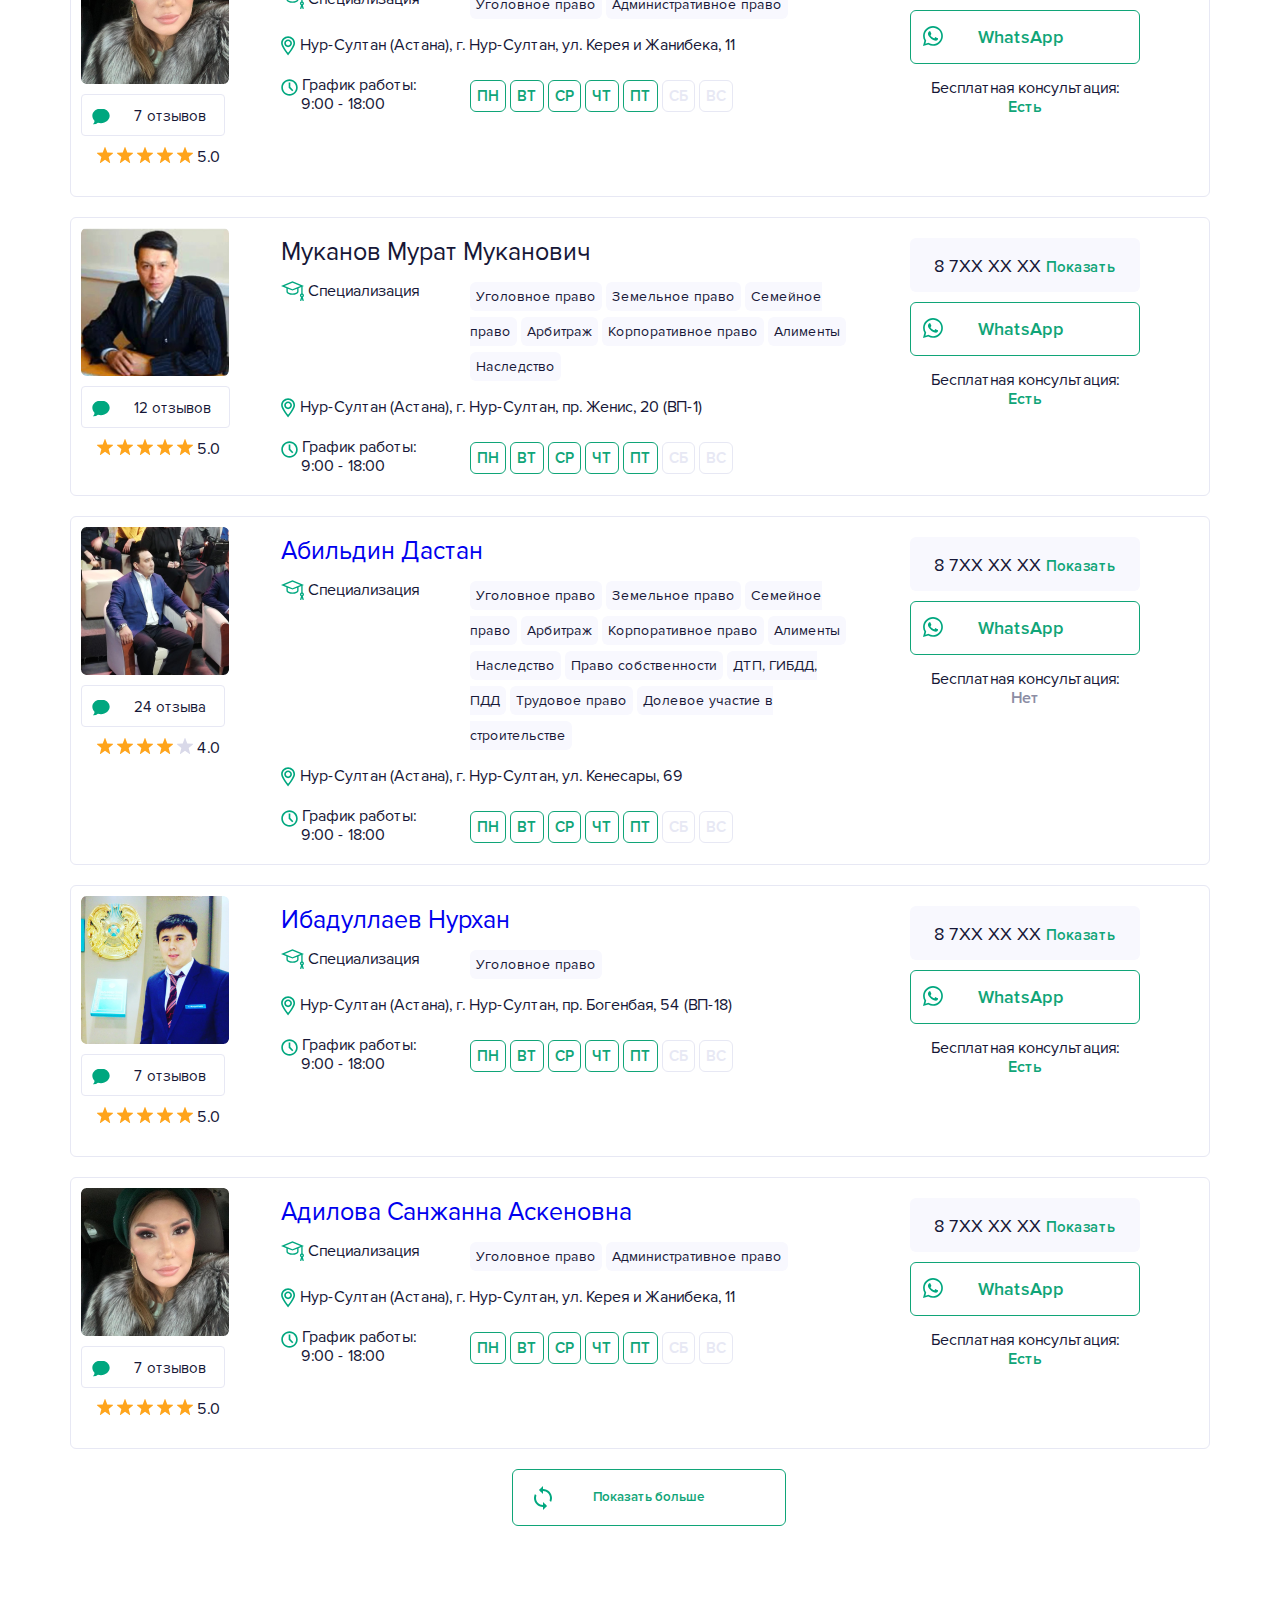
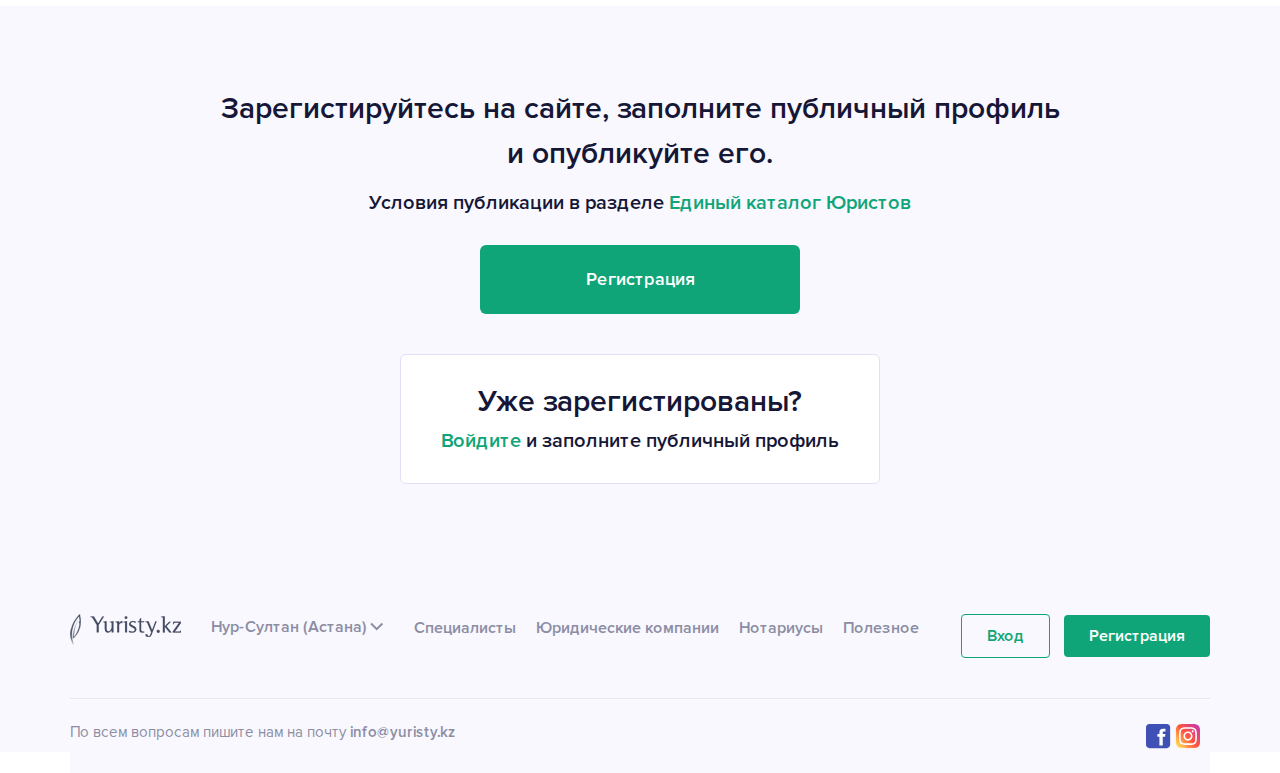
<file: yurists.html>
<!DOCTYPE html>
<html lang="ru">

<head>
	<meta charset="UTF-8">
	<meta name="viewport" content="width=device-width, initial-scale=1.0">
	<meta http-equiv="X-UA-Compatible" content="ie=edge">
	<link rel="stylesheet" href="css/normalize.css">
	<link rel="stylesheet" href="css/main.css">
	<link rel="stylesheet" href="css/bootstrap-grid.css">
	<link rel="stylesheet" href="https://cdnjs.cloudflare.com/ajax/libs/font-awesome/4.7.0/css/font-awesome.min.css">

	<title>Uyrist.kz</title>
</head>

<body>
	<!-- Навигация -->
<div class="boo-navbar">
	<div class="container">
		<!-- Mobile -->
		<div class="boo-nav-collapsed">
			<a href="index.html">
				<img class="mobile-logo" src="image/Main/image 1.svg" alt="Logo" />
			</a>
			<button class="boo-nav-toggle">
				<!-- <i class="fa fa-fw fa-bars"></i> -->
				<div class="content">
					<div class="hamburger">
						<span></span>
						<span></span>
						<span></span>
						<span></span>
					</div>
				</div>
			</button>
		</div>
		<!-- Brand -->
		<div class="boo-nav-brand">
			<a href="index.html">
				<img src="image/Main/image 1.svg" alt="Logo" />
			</a>
		</div>
		<div class="dropdown">
			<div class="select">
				<span class="boo-nav-city ">Нур-Султан (Астана)<img src="image/Main/Icon.svg" alt="Стрелка"></span>
			</div>
			<input type="hidden" name="gender">
			<ul class="dropdown-menu">
				<li id="male"><span class="boo-nav-city ">Нур-Султан (Астана)<img src="image/Main/Icon.svg"
							alt="Стрелка"></span></li>
				<li id="female"><span class="boo-nav-city ">Нур-Султан (Астана)<img src="image/Main/Icon.svg"
							alt="Стрелка"></span></li>
			</ul>
		</div>
		<!-- Nav items -->
		<div class="boo-nav-collapse">
			<ul class="boo-nav-items">
				<li><a href="yurists.html">Специалисты</a></li>
				<li><a href="Compani.html">Юридические компании</a></li>
				<li><a href="yurist.html">Нотариусы</a></li>
				<li><a href="Compan.html">Полезное</a></li>
				<li><span class="nav_btn btn_stroke model_link2">Вход</span></li>
				<li><span class="nav_btn btn_fill model_link">Регистрация</span></li>

			</ul>
		</div>
	</div>
</div>
</div>
<div id="mask"></div>
<div class="model2">
	<!-- The popup -->
	<span class="close"><img src="image/Mobile/close.svg" alt="Close"></span>
	<div class="constraint">
		<!-- Popup content -->
		<div class="model_heder">
			<div class="model_heder-text">Вход</div>
		</div>
		<div class="model_type">Войдите в личный кабинет</div>
		<div class="model2_section">
			<form>
				<div class="">
					<label for=""></label>
					<input class=model2_input type="email" placeholder="Имя">
				</div>
				<div class="">
					<label for=""></label>
					<input class=model2_input type="password" placeholder="Эл почта">
				</div>
			</form>
			<div class="model2_btn">
				<button>Войти</button>
			</div>
			<div class="model_socal">
				<div class="col-sm">
					<div class="model_socal-text">Вход через соцсети</div>
				</div>
				<div class="col-sm">
					<div class="model_socal-icon">
						<a href="#"><img src="image/Modal/Icon_google.svg" alt="Icon"></a>
						<a href="#"><img src="image/Modal/Icon_fb.svg" alt="Icon"></a>
						<a href="#"><img src="image/Modal/Icon_vk.svg" alt="Icon"></a>
					</div>
				</div>
			</div>
		</div>

	</div>
</div>
<div class="model">
	<!-- The popup -->
	<span class="close"><img src="image/Mobile/close.svg" alt="Close"></span>
	<div class="constraint">
		<!-- Popup content -->
		<div class="model_heder">
			<div class="model_heder-text">Регистрация</div>
		</div>
		<div class="model_type">Выберите тип учетной записи</div>
		<main>
			<input id="tab1" type="radio" name="tabs" checked>
			<label class="model_content-title" for="tab1">Физическое лицо</label>

			<input id="tab2" type="radio" name="tabs">
			<label class="model_content-title" for="tab2">Юрист/адвокат</label>

			<input id="tab3" type="radio" name="tabs">
			<label class="model_content-title" for="tab3">Юридическая компания</label>

			<section id="content1">
				<form action="#">
					<div class="col-sm">
						<input type="text" placeholder="Имя">
					</div>
					<div class="col-sm">
						<input type="email" placeholder="Эл почта">
					</div>
					<div class="col-sm">
						<input type="password" placeholder="Пароль">
					</div>
					<div class="col-sm">
						<input type="password" placeholder="Повторите пароль">
					</div>
				</form>


				<div class="chB">
					<input class="model_check-i" type="checkbox" id="check">
					<label for="check" class="model_check">Даю согласие на обработку персональных данных</label>
				</div>

				<div class="model_btn">
					<button>Зарегистрироваться</button>
				</div>
				<div class="model_socal">
					<div class="col-sm">
						<div class="model_socal-text">Регистрация через соцсети</div>
					</div>
					<div class="col-sm">
						<div class="model_socal-icon">
							<a href="#"><img src="image/Modal/Icon_google.svg" alt="Icon"></a>
							<a href="#"><img src="image/Modal/Icon_fb.svg" alt="Icon"></a>
							<a href="#"><img src="image/Modal/Icon_vk.svg" alt="Icon"></a>
						</div>
					</div>
				</div>
			</section>
			<section id="content2">
				<form action="#">
					<div class="col-sm">
						<input type="text" placeholder="Фамилия">
					</div>
					<div class="col-sm">
						<input type="text" placeholder="Имя">
					</div>
					<div class="col-sm">
						<input type="text" placeholder="Отчество">
					</div>
					<div class="col-sm">
						<input type="phone" placeholder="Телефон">
					</div>
					<div class="col-sm">
						<input type="email" placeholder="Эл. почта">
					</div>
					<div class="col-sm">
						<input type="text" placeholder="Нур-Султан(Астана)">
					</div>
					<div class="col-sm">
						<input type="text" placeholder="Специализация">
					</div>
					<div class="col-sm">
						<div class="model_special">
							<span class="model_special-cadr">
								Уголовное право <button>Удалить</button>
							</span>
							<span class="model_special-cadr">
								Административное право <button>Удалить</button>
							</span>
						</div>
					</div>
					<div class="col-sm">
						<input type="password" placeholder="Пароль">
					</div>
					<div class="col-sm">
						<input type="password" placeholder="Повторите пароль">
					</div>
				</form>
				<div class="chB">
					<input class="model_check-i" type="checkbox" id="check">
					<label for="check" class="model_check">Даю согласие на обработку персональных данных</label>
				</div>
				<div class="model_btn">
					<button>Зарегистрироваться</button>
				</div>
				</p>
			</section>
			<section id="content3">
				<form action="#">
					<div class="col-sm">
						<input type="text" placeholder="Название компании">
					</div>
					<div class="col-sm">
						<input type="phone" placeholder="Телефон">
					</div>
					<div class="col-sm">
						<input type="email" placeholder="Эл. почта">
					</div>
					<div class="col-sm">
						<input type="text" placeholder="Нур-Султан(Астана)">
					</div>
					<div class="col-sm">
						<input type="text" placeholder="Специализация">
					</div>
					<div class="col-sm">
						<div class="model_special">
							<span class="model_special-cadr">
								Уголовное право <button>Удалить</button>
							</span>
							<span class="model_special-cadr">
								Административное право <button>Удалить</button>
							</span>
						</div>
					</div>
					<div class="col-sm">
						<input type="password" placeholder="Пароль">
					</div>
					<div class="col-sm">
						<input type="password" placeholder="Повторите пароль">
					</div>
				</form>
				<div class="chB">
					<input class="model_check-i" type="checkbox" id="check">
					<label for="check" class="model_check">Даю согласие на обработку персональных данных</label>
				</div>
				<div class="model_btn">
					<button>Зарегистрироваться</button>
				</div>

	</div>
</div>

<!-- Форма -->
<div class="form">
	<div class="container">
	<div class="row">
	<div class="col-sm">
<form class="catalin">
	<input type="text" placeholder="Юрист, фирма или услуга" required>
	<button type="submit">Найти</button>
</form>
</div>
</div>
	</div>
</div>
<!--Юристы и адвокаты в Нур-Султане (Астана) -->
<div class="title">
	<div class="container">
		<div class="head">
			<div class="row">
				<div class="col-sm">
					<a href="index.html">Главная</a>
				<span class="head_img"><img src="image/2. Main/Arrows1.svg" alt="Стрелка"></span>
				<span class="head_special"><a href="yurists.html">Специалисты</a></span></div>
			</div>
			<div class="row">
				<div class="col-sm">
					<div class="head_title"> 
						<h4>Юристы и адвокаты в Нур-Султане (Астана)</h4>
					</div>
				</div>
			</div>
			<div class="row">
				<div class="col-sm-12">
					<div class="head_subtitle">Сервис Yuristy.kz дает возможность найти помощь нужного юриста, адвоката в любом городе
						Казахстана Нур-Султане (Астана) </div>
				</div>
				<div class="col-sm">
					<div class="head_more"><a href="#">Подробнее</a></div>
				</div>
			</div>
			<div class="row yurists">
				<div class="col-sm-5">
					<span class="dropdown">
						<a href="#" class="js-link">Гражданское право<i class="fa fa-chevron-down"></i></a>
						<ul class="js-dropdown-list">
							<li>Уголовное право</li>
							<li>Земельное право</li>
							<li>Семейное право</li>
							<li>Арбитраж</li>
							<li>Корпоративное право</li>
							<li>Алименты</li>
							<li>Наследство</li>
							<li>Право собственности</li>
							<li>ДТП, ГИБДД, ПДД</li>
							<li>Трудовое право</li>
							<li>Арбитраж</li>
							<li>Долевое участие в строительстве</li>
							<li>* Reset</li>
						</ul>
					</span>
				</div>
				<div class="col-sm">
					<div class="head_sort">Сортировать по:
					</div>
					<span class=" head_sort head_sort-info">
						<span class="select-wrapper">
							<select name="select" id="select" class="select  select-rating "><img src="image/2. Main/Arrows3.svg" alt="Стрелка">
								<option value="1">Рейтинг</option>
								<option value="2">10</option>
								<option value="3">20</option>
							</select>
						</span>
						<span class="select-wrapper">
							<select name="select" id="select" class="select select-reviews ">
								<option value="1">Кол-во отзывов <img src="image/2. Main/Arrows3.svg" alt="Стрелка"> </option>
								<option value="2">10</option>
								<option value="3">20</option>
							</select>
						</span>
						<span class="select-wrapper">
							<select name="select" id="select" class="select select-consultation ">
								<option value="1">Бесплатная консультация<img src="image/2. Main/Arrows3.svg" alt="Стрелка"> </option>
								<option value="2">Есть</option>
								<option value="3">Нет</option>
							</select>
						</span>
	</span>
				</div>
			</div>
		</div>
	</div>
</div>
</div>
<!-- Карточки юристов -->
<section class=" container low_2">
	<div class="lawyer">
				<div class="container">
					<div class="row lawyer_block">
			
						<div class="col-2 lawyer_block-photo ">
							<a href="yurist.html">
								<img src="image/Lawyers/Rectangle 26.png" alt="Фото" class="photo">
							</a>
							<div class="rewyes">
								<img src="image/Lawyers/icon/Vector.svg" alt="Иконка отзывы" class="rewyes_icon">
								<span class="rewyes_text">12 отзывов</span>
							</div>
							<div class="stars">
								<img class="star" src="image/Lawyers/icon/Icon_star.svg" alt="Звезда">
								<img class="star" src="image/Lawyers/icon/Icon_star.svg" alt="Звезда">
								<img class="star" src="image/Lawyers/icon/Icon_star.svg" alt="Звезда">
								<img class="star" src="image/Lawyers/icon/Icon_star.svg" alt="Звезда">
								<img class="star" src="image/Lawyers/icon/Icon_star.svg" alt="Звезда">
								<span>5.0</span>
							</div>
						</div>
						<div class="col-6 lawyer_block-ingo">
							<div class="name"> <a href="yurist.html">Муканов Мурат Муканович</a> </div>
							<div class="row">
								<div class="col-4">
									<div class="specialistik">
										<img src="image/Lawyers/icon/icon4.svg" alt="Иконка" class="special_img">
										<span class="special">Специализация </span>
										<a href="#"></a>
									</div>
								</div>
								<div class="col-8 uslugi">
									<span class="spec">Уголовное право</span>
									<span class="spec">Земельное право</span>
									<span class="spec">Семейное право</span>
									<span class="spec">Арбитраж</span>
									<span class="spec">Корпоративное право</span>
									<span class="spec">Алименты</span>
									<span class="spec">Наследство</span>
									<span class=""></span>
									<span class=""></span>
									<span class=""></span>
									<span class=""></span>
								</div>
								<div class="col-12">
									<div class="specialistik">
										<img src="image/Lawyers/icon/icon3.svg" alt="Иконка" class="special_img">
										<span class="special">Нур-Султан (Астана), г. Нур-Султан, пр. Женис, 20 (ВП-1)</span>
									</div>
								</div>
								<div class="col">
									<div class="specialistik">
										<img src="image/Lawyers/icon/icon2.svg" alt="Иконка" class="special_img">
										<span class="special">График работы:</span>
										<div class="week">
											<span class="weekdays">ПН</span>
											<span class="weekdays">ВТ</span>
											<span class="weekdays">СР</span>
											<span class="weekdays">ЧТ</span>
											<span class="weekdays">ПТ</span>
											<span class="output">СБ</span>
											<span class="output">ВС</span></div><br>
										<span class="time">9:00 - 18:00</span>
									</div>
								</div>
							</div>
						</div>
						<div class="col-3 phone_card ">
							<div class="phone">8 7XX XX XX <span>Показать</span></div>
							<div class="WhatsApp_block">
								<a href="#" class="wa_icon"><img class="wa_icon" src="image/Lawyers/icon/icon_WhatsApp.svg" alt="Wa_icon"></a>
								<a href="#" class="wa_text">WhatsApp</a>
							</div>
							<div class="consultation">
								<div class="cons">Бесплатная консультация:</div>
								<div class="yes">Есть</div>
							</div>
						</div>
			
			
			
			
			
					</div>
				</div>
	</div>
	<div class="lawyer">
		<div class="container">
			<div class="row lawyer_block">

				<div class="col-2 lawyer_block-photo ">
					<a href="yurist.html"><img src="image/Lawyers/Dastan.png" alt="Фото" class="photo"></a>
					
					<div class="rewyes">
						<img src="image/Lawyers/icon/Vector.svg" alt="Иконка отзывы" class="rewyes_icon">
						<span class="rewyes_text">24 отзыва</span>
					</div>
					<div class="stars">
						<img class="star" src="image/Lawyers/icon/Icon_star.svg" alt="Звезда">
						<img class="star" src="image/Lawyers/icon/Icon_star.svg" alt="Звезда">
						<img class="star" src="image/Lawyers/icon/Icon_star.svg" alt="Звезда">
						<img class="star" src="image/Lawyers/icon/Icon_star.svg" alt="Звезда">
						<img class="star" src="image/Lawyers/icon/star_strouk.svg" alt="Звезда">
						<span>4.0</span>
					</div>
				</div>
				<div class="col-6 lawyer_block-ingo">
						<a href="yurist.html"><div class="name">Абильдин Дастан</div></a>
					
					<div class="row">
						<div class="col-4">
							<div class="specialistik">
								<img src="image/Lawyers/icon/icon4.svg" alt="Иконка" class="special_img">
								<span class="special">Специализация </span>
							</div>
						</div>
						<div class="col-8 uslugi">
							<span class="spec">Уголовное право</span>
							<span class="spec">Земельное право</span>
							<span class="spec">Семейное право</span>
							<span class="spec">Арбитраж</span>
							<span class="spec">Корпоративное право</span>
							<span class="spec">Алименты</span>
							<span class="spec">Наследство</span>
							<span class="spec">Право собственности</span>
							<span class="spec">ДТП, ГИБДД, ПДД</span>
							<span class="spec">Трудовое право</span>
							<span class="spec">Долевое участие в строительстве</span>
						</div>
						<div class="col-12">
							<div class="specialistik">
								<img src="image/Lawyers/icon/icon3.svg" alt="Иконка" class="special_img">
								<span class="special">Нур-Султан (Астана), г. Нур-Султан, ул. Кенесары, 69</span>
							</div>
						</div>
						<div class="col">
							<div class="specialistik">
								<img src="image/Lawyers/icon/icon2.svg" alt="Иконка" class="special_img">
								<span class="special">График работы:</span>
								<div class="week">
									<span class="weekdays">ПН</span>
									<span class="weekdays">ВТ</span>
									<span class="weekdays">СР</span>
									<span class="weekdays">ЧТ</span>
									<span class="weekdays">ПТ</span>
									<span class="output">СБ</span>
									<span class="output">ВС</span></div><br>
								<span class="time">9:00 - 18:00</span>
							</div>
						</div>
					</div>
				</div>
				<div class="col-3 phone_card ">
					<div class="phone">8 7XX XX XX <span>Показать</span></div>
					<div class="WhatsApp_block">
						<a href="#" class="wa_icon"><img class="wa_icon" src="image/Lawyers/icon/icon_WhatsApp.svg"
								alt="Wa_icon"></a>
						<a href="#" class="wa_text">WhatsApp</a>
					</div>
					<div class="consultation">
						<div class="cons">Бесплатная консультация:</div>
						<div class="no">Нет</div>
					</div>
				</div>
			</div>
		</div>
	</div>
	<div class="lawyer">
		<div class="container">
			<div class="row lawyer_block">

				<div class="col-2 lawyer_block-photo ">
						<a href="yurist.html"><img src="image/Lawyers/Нурхан.png" alt="Фото" class="photo"></a>
					
					
					<div class="rewyes">

						<a href="yurist.html"><img src="image/Lawyers/icon/Vector.svg" alt="Иконка отзывы" class="rewyes_icon"></a>
						
						<span class="rewyes_text">7 отзывов</span>
					</div>
					<div class="stars">
						<img class="star" src="image/Lawyers/icon/Icon_star.svg" alt="Звезда">
						<img class="star" src="image/Lawyers/icon/Icon_star.svg" alt="Звезда">
						<img class="star" src="image/Lawyers/icon/Icon_star.svg" alt="Звезда">
						<img class="star" src="image/Lawyers/icon/Icon_star.svg" alt="Звезда">
						<img class="star" src="image/Lawyers/icon/Icon_star.svg" alt="Звезда">
						<span>5.0</span>
					</div>
				</div>
				<div class="col-6 lawyer_block-ingo">
					
					<a href="yurist.html"><div class="name">Ибадуллаев Нурхан</div></a>
					
					<div class="row">
						<div class="col-4">
							<div class="specialistik">
								<img src="image/Lawyers/icon/icon4.svg" alt="Иконка" class="special_img">
								<span class="special">Специализация </span>
								<a href="#"></a>
							</div>
						</div>
						<div class="col-8 uslugi">
							<span class="spec">Уголовное право</span>
							<span class=""></span>
							<span class=""></span>
							<span class=""></span>
							<span class=""></span>
							<span class=""></span>
							<span class=""></span>
							<span class=""></span>
							<span class=""></span>
							<span class=""></span>
							<span class=""></span>
						</div>
						<div class="col-12">
							<div class="specialistik">
								<img src="image/Lawyers/icon/icon3.svg" alt="Иконка" class="special_img">
								<span class="special">Нур-Султан (Астана), г. Нур-Султан, пр. Богенбая, 54 (ВП-18)</span>
							</div>
						</div>
						<div class="col">
							<div class="specialistik">
								<img src="image/Lawyers/icon/icon2.svg" alt="Иконка" class="special_img">
								<span class="special">График работы:</span>
								<div class="week">
									<span class="weekdays">ПН</span>
									<span class="weekdays">ВТ</span>
									<span class="weekdays">СР</span>
									<span class="weekdays">ЧТ</span>
									<span class="weekdays">ПТ</span>
									<span class="output">СБ</span>
									<span class="output">ВС</span></div><br>
								<span class="time">9:00 - 18:00</span>
							</div>
						</div>
					</div>
				</div>
				<div class="col-3 phone_card ">
					<div class="phone">8 7XX XX XX <span>Показать</span></div>
					<div class="WhatsApp_block">
						<a href="#" class="wa_icon"><img class="wa_icon" src="image/Lawyers/icon/icon_WhatsApp.svg"
								alt="Wa_icon"></a>
						<a href="#" class="wa_text">WhatsApp</a>
					</div>
					<div class="consultation">
						<div class="cons">Бесплатная консультация:</div>
						<div class="yes">Есть</div>
					</div>
				</div>





			</div>
		</div>
	</div>
	<div class="lawyer">
		<div class="container">
			<div class="row lawyer_block">

				<div class="col-2 lawyer_block-photo ">
					<a href="yurist.html"><img src="image/Lawyers/Saganna.png" alt="Фото" class="photo"></a>
					
					<div class="rewyes">
						<img src="image/Lawyers/icon/Vector.svg" alt="Иконка отзывы" class="rewyes_icon">
						<span class="rewyes_text">7 отзывов</span>
					</div>
					<div class="stars">
						<img class="star" src="image/Lawyers/icon/Icon_star.svg" alt="Звезда">
						<img class="star" src="image/Lawyers/icon/Icon_star.svg" alt="Звезда">
						<img class="star" src="image/Lawyers/icon/Icon_star.svg" alt="Звезда">
						<img class="star" src="image/Lawyers/icon/Icon_star.svg" alt="Звезда">
						<img class="star" src="image/Lawyers/icon/Icon_star.svg" alt="Звезда">
						<span>5.0</span>
					</div>
				</div>
				<div class="col-6 lawyer_block-ingo">
					<a href="yurist.html"><div class="name">Адилова Санжанна Аскеновна</div></a>
					
					<div class="row">
						<div class="col-4">
							<div class="specialistik">
								<img src="image/Lawyers/icon/icon4.svg" alt="Иконка" class="special_img">
								<span class="special">Специализация </span>
								<a href="#"></a>
							</div>
						</div>
						<div class="col-8 uslugi">
							<span class="spec">Уголовное право</span>
							<span class="spec">Административное право</span>
							<span class=""></span>
							<span class=""></span>
							<span class=""></span>
							<span class=""></span>
							<span class=""></span>
							<span class=""></span>
							<span class=""></span>
							<span class=""></span>
							<span class=""></span>
						</div>
						<div class="col-12">
							<div class="specialistik">
								<img src="image/Lawyers/icon/icon3.svg" alt="Иконка" class="special_img">
								<span class="special">Нур-Султан (Астана), г. Нур-Султан, ул. Керея и Жанибека, 11</span>
							</div>
						</div>
						<div class="col">
							<div class="specialistik">
								<img src="image/Lawyers/icon/icon2.svg" alt="Иконка" class="special_img">
								<span class="special">График работы:</span>
								<div class="week">
									<span class="weekdays">ПН</span>
									<span class="weekdays">ВТ</span>
									<span class="weekdays">СР</span>
									<span class="weekdays">ЧТ</span>
									<span class="weekdays">ПТ</span>
									<span class="output">СБ</span>
									<span class="output">ВС</span></div><br>
								<span class="time">9:00 - 18:00</span>
							</div>
						</div>
					</div>
				</div>
				<div class="col-3 phone_card ">
					<div class="phone">8 7XX XX XX <span>Показать</span></div>
					<div class="WhatsApp_block">
						<a href="#" class="wa_icon"><img class="wa_icon" src="image/Lawyers/icon/icon_WhatsApp.svg"
								alt="Wa_icon"></a>
						<a href="#" class="wa_text">WhatsApp</a>
					</div>
					<div class="consultation">
						<div class="cons">Бесплатная консультация:</div>
						<div class="yes">Есть</div>
					</div>
				</div>





			</div>
		</div>
	</div>
	<div class="lawyer">
		<div class="container">
			<div class="row lawyer_block">
	
				<div class="col-2 lawyer_block-photo ">
					<a href="yurist.html">
						<img src="image/Lawyers/Rectangle 26.png" alt="Фото" class="photo">
					</a>
					<div class="rewyes">
						<img src="image/Lawyers/icon/Vector.svg" alt="Иконка отзывы" class="rewyes_icon">
						<span class="rewyes_text">12 отзывов</span>
					</div>
					<div class="stars">
						<img class="star" src="image/Lawyers/icon/Icon_star.svg" alt="Звезда">
						<img class="star" src="image/Lawyers/icon/Icon_star.svg" alt="Звезда">
						<img class="star" src="image/Lawyers/icon/Icon_star.svg" alt="Звезда">
						<img class="star" src="image/Lawyers/icon/Icon_star.svg" alt="Звезда">
						<img class="star" src="image/Lawyers/icon/Icon_star.svg" alt="Звезда">
						<span>5.0</span>
					</div>
				</div>
				<div class="col-6 lawyer_block-ingo">
					<div class="name"> <a href="yurist.html">Муканов Мурат Муканович</a> </div>
					<div class="row">
						<div class="col-4">
							<div class="specialistik">
								<img src="image/Lawyers/icon/icon4.svg" alt="Иконка" class="special_img">
								<span class="special">Специализация </span>
								<a href="#"></a>
							</div>
						</div>
						<div class="col-8 uslugi">
							<span class="spec">Уголовное право</span>
							<span class="spec">Земельное право</span>
							<span class="spec">Семейное право</span>
							<span class="spec">Арбитраж</span>
							<span class="spec">Корпоративное право</span>
							<span class="spec">Алименты</span>
							<span class="spec">Наследство</span>
							<span class=""></span>
							<span class=""></span>
							<span class=""></span>
							<span class=""></span>
						</div>
						<div class="col-12">
							<div class="specialistik">
								<img src="image/Lawyers/icon/icon3.svg" alt="Иконка" class="special_img">
								<span class="special">Нур-Султан (Астана), г. Нур-Султан, пр. Женис, 20 (ВП-1)</span>
							</div>
						</div>
						<div class="col">
							<div class="specialistik">
								<img src="image/Lawyers/icon/icon2.svg" alt="Иконка" class="special_img">
								<span class="special">График работы:</span>
								<div class="week">
									<span class="weekdays">ПН</span>
									<span class="weekdays">ВТ</span>
									<span class="weekdays">СР</span>
									<span class="weekdays">ЧТ</span>
									<span class="weekdays">ПТ</span>
									<span class="output">СБ</span>
									<span class="output">ВС</span></div><br>
								<span class="time">9:00 - 18:00</span>
							</div>
						</div>
					</div>
				</div>
				<div class="col-3 phone_card ">
					<div class="phone">8 7XX XX XX <span>Показать</span></div>
					<div class="WhatsApp_block">
						<a href="#" class="wa_icon"><img class="wa_icon" src="image/Lawyers/icon/icon_WhatsApp.svg" alt="Wa_icon"></a>
						<a href="#" class="wa_text">WhatsApp</a>
					</div>
					<div class="consultation">
						<div class="cons">Бесплатная консультация:</div>
						<div class="yes">Есть</div>
					</div>
				</div>
	
	
	
	
	
			</div>
		</div>
	</div>
	<div class="lawyer">
		<div class="container">
			<div class="row lawyer_block">
	
				<div class="col-2 lawyer_block-photo ">
					<a href="yurist.html"><img src="image/Lawyers/Dastan.png" alt="Фото" class="photo"></a>
	
					<div class="rewyes">
						<img src="image/Lawyers/icon/Vector.svg" alt="Иконка отзывы" class="rewyes_icon">
						<span class="rewyes_text">24 отзыва</span>
					</div>
					<div class="stars">
						<img class="star" src="image/Lawyers/icon/Icon_star.svg" alt="Звезда">
						<img class="star" src="image/Lawyers/icon/Icon_star.svg" alt="Звезда">
						<img class="star" src="image/Lawyers/icon/Icon_star.svg" alt="Звезда">
						<img class="star" src="image/Lawyers/icon/Icon_star.svg" alt="Звезда">
						<img class="star" src="image/Lawyers/icon/star_strouk.svg" alt="Звезда">
						<span>4.0</span>
					</div>
				</div>
				<div class="col-6 lawyer_block-ingo">
					<a href="yurist.html">
						<div class="name">Абильдин Дастан</div>
					</a>
	
					<div class="row">
						<div class="col-4">
							<div class="specialistik">
								<img src="image/Lawyers/icon/icon4.svg" alt="Иконка" class="special_img">
								<span class="special">Специализация </span>
							</div>
						</div>
						<div class="col-8 uslugi">
							<span class="spec">Уголовное право</span>
							<span class="spec">Земельное право</span>
							<span class="spec">Семейное право</span>
							<span class="spec">Арбитраж</span>
							<span class="spec">Корпоративное право</span>
							<span class="spec">Алименты</span>
							<span class="spec">Наследство</span>
							<span class="spec">Право собственности</span>
							<span class="spec">ДТП, ГИБДД, ПДД</span>
							<span class="spec">Трудовое право</span>
							<span class="spec">Долевое участие в строительстве</span>
						</div>
						<div class="col-12">
							<div class="specialistik">
								<img src="image/Lawyers/icon/icon3.svg" alt="Иконка" class="special_img">
								<span class="special">Нур-Султан (Астана), г. Нур-Султан, ул. Кенесары, 69</span>
							</div>
						</div>
						<div class="col">
							<div class="specialistik">
								<img src="image/Lawyers/icon/icon2.svg" alt="Иконка" class="special_img">
								<span class="special">График работы:</span>
								<div class="week">
									<span class="weekdays">ПН</span>
									<span class="weekdays">ВТ</span>
									<span class="weekdays">СР</span>
									<span class="weekdays">ЧТ</span>
									<span class="weekdays">ПТ</span>
									<span class="output">СБ</span>
									<span class="output">ВС</span></div><br>
								<span class="time">9:00 - 18:00</span>
							</div>
						</div>
					</div>
				</div>
				<div class="col-3 phone_card ">
					<div class="phone">8 7XX XX XX <span>Показать</span></div>
					<div class="WhatsApp_block">
						<a href="#" class="wa_icon"><img class="wa_icon" src="image/Lawyers/icon/icon_WhatsApp.svg" alt="Wa_icon"></a>
						<a href="#" class="wa_text">WhatsApp</a>
					</div>
					<div class="consultation">
						<div class="cons">Бесплатная консультация:</div>
						<div class="no">Нет</div>
					</div>
				</div>
			</div>
		</div>
	</div>
	<div class="lawyer">
		<div class="container">
			<div class="row lawyer_block">
	
				<div class="col-2 lawyer_block-photo ">
					<a href="yurist.html"><img src="image/Lawyers/Нурхан.png" alt="Фото" class="photo"></a>
	
	
					<div class="rewyes">
	
						<a href="yurist.html"><img src="image/Lawyers/icon/Vector.svg" alt="Иконка отзывы" class="rewyes_icon"></a>
	
						<span class="rewyes_text">7 отзывов</span>
					</div>
					<div class="stars">
						<img class="star" src="image/Lawyers/icon/Icon_star.svg" alt="Звезда">
						<img class="star" src="image/Lawyers/icon/Icon_star.svg" alt="Звезда">
						<img class="star" src="image/Lawyers/icon/Icon_star.svg" alt="Звезда">
						<img class="star" src="image/Lawyers/icon/Icon_star.svg" alt="Звезда">
						<img class="star" src="image/Lawyers/icon/Icon_star.svg" alt="Звезда">
						<span>5.0</span>
					</div>
				</div>
				<div class="col-6 lawyer_block-ingo">
	
					<a href="yurist.html">
						<div class="name">Ибадуллаев Нурхан</div>
					</a>
	
					<div class="row">
						<div class="col-4">
							<div class="specialistik">
								<img src="image/Lawyers/icon/icon4.svg" alt="Иконка" class="special_img">
								<span class="special">Специализация </span>
								<a href="#"></a>
							</div>
						</div>
						<div class="col-8 uslugi">
							<span class="spec">Уголовное право</span>
							<span class=""></span>
							<span class=""></span>
							<span class=""></span>
							<span class=""></span>
							<span class=""></span>
							<span class=""></span>
							<span class=""></span>
							<span class=""></span>
							<span class=""></span>
							<span class=""></span>
						</div>
						<div class="col-12">
							<div class="specialistik">
								<img src="image/Lawyers/icon/icon3.svg" alt="Иконка" class="special_img">
								<span class="special">Нур-Султан (Астана), г. Нур-Султан, пр. Богенбая, 54 (ВП-18)</span>
							</div>
						</div>
						<div class="col">
							<div class="specialistik">
								<img src="image/Lawyers/icon/icon2.svg" alt="Иконка" class="special_img">
								<span class="special">График работы:</span>
								<div class="week">
									<span class="weekdays">ПН</span>
									<span class="weekdays">ВТ</span>
									<span class="weekdays">СР</span>
									<span class="weekdays">ЧТ</span>
									<span class="weekdays">ПТ</span>
									<span class="output">СБ</span>
									<span class="output">ВС</span></div><br>
								<span class="time">9:00 - 18:00</span>
							</div>
						</div>
					</div>
				</div>
				<div class="col-3 phone_card ">
					<div class="phone">8 7XX XX XX <span>Показать</span></div>
					<div class="WhatsApp_block">
						<a href="#" class="wa_icon"><img class="wa_icon" src="image/Lawyers/icon/icon_WhatsApp.svg" alt="Wa_icon"></a>
						<a href="#" class="wa_text">WhatsApp</a>
					</div>
					<div class="consultation">
						<div class="cons">Бесплатная консультация:</div>
						<div class="yes">Есть</div>
					</div>
				</div>
	
	
	
	
	
			</div>
		</div>
	</div>
	<div class="lawyer">
		<div class="container">
			<div class="row lawyer_block">
	
				<div class="col-2 lawyer_block-photo ">
					<a href="yurist.html"><img src="image/Lawyers/Saganna.png" alt="Фото" class="photo"></a>
	
					<div class="rewyes">
						<img src="image/Lawyers/icon/Vector.svg" alt="Иконка отзывы" class="rewyes_icon">
						<span class="rewyes_text">7 отзывов</span>
					</div>
					<div class="stars">
						<img class="star" src="image/Lawyers/icon/Icon_star.svg" alt="Звезда">
						<img class="star" src="image/Lawyers/icon/Icon_star.svg" alt="Звезда">
						<img class="star" src="image/Lawyers/icon/Icon_star.svg" alt="Звезда">
						<img class="star" src="image/Lawyers/icon/Icon_star.svg" alt="Звезда">
						<img class="star" src="image/Lawyers/icon/Icon_star.svg" alt="Звезда">
						<span>5.0</span>
					</div>
				</div>
				<div class="col-6 lawyer_block-ingo">
					<a href="yurist.html">
						<div class="name">Адилова Санжанна Аскеновна</div>
					</a>
	
					<div class="row">
						<div class="col-4">
							<div class="specialistik">
								<img src="image/Lawyers/icon/icon4.svg" alt="Иконка" class="special_img">
								<span class="special">Специализация </span>
								<a href="#"></a>
							</div>
						</div>
						<div class="col-8 uslugi">
							<span class="spec">Уголовное право</span>
							<span class="spec">Административное право</span>
							<span class=""></span>
							<span class=""></span>
							<span class=""></span>
							<span class=""></span>
							<span class=""></span>
							<span class=""></span>
							<span class=""></span>
							<span class=""></span>
							<span class=""></span>
						</div>
						<div class="col-12">
							<div class="specialistik">
								<img src="image/Lawyers/icon/icon3.svg" alt="Иконка" class="special_img">
								<span class="special">Нур-Султан (Астана), г. Нур-Султан, ул. Керея и Жанибека, 11</span>
							</div>
						</div>
						<div class="col">
							<div class="specialistik">
								<img src="image/Lawyers/icon/icon2.svg" alt="Иконка" class="special_img">
								<span class="special">График работы:</span>
								<div class="week">
									<span class="weekdays">ПН</span>
									<span class="weekdays">ВТ</span>
									<span class="weekdays">СР</span>
									<span class="weekdays">ЧТ</span>
									<span class="weekdays">ПТ</span>
									<span class="output">СБ</span>
									<span class="output">ВС</span></div><br>
								<span class="time">9:00 - 18:00</span>
							</div>
						</div>
					</div>
				</div>
				<div class="col-3 phone_card ">
					<div class="phone">8 7XX XX XX <span>Показать</span></div>
					<div class="WhatsApp_block">
						<a href="#" class="wa_icon"><img class="wa_icon" src="image/Lawyers/icon/icon_WhatsApp.svg" alt="Wa_icon"></a>
						<a href="#" class="wa_text">WhatsApp</a>
					</div>
					<div class="consultation">
						<div class="cons">Бесплатная консультация:</div>
						<div class="yes">Есть</div>
					</div>
				</div>
	
	
	
	
	
			</div>
		</div>
	</div>

		<div class="lawyers_mobile">
			<div class="container">
				<div class="lowers_mobile card">
					<div class="row">
						<div class="col-md-4 col-6">
							<div class="lawyers_photo">
									<a href="yurist.html"><img src="image/Lawyers/Rectangle 26.png" alt="photo"></a>
								
							</div>
						</div>
						<div class="col-md-6 col-6">
							<div class="lawyers_name">
									<a href="yurist.html">Муканов Мурат Муканович</a>
								
							</div>
							<div class="lawyers_stars">
								<img class="star" src="image/Lawyers/icon/Icon_star.svg" alt="Звезда">
								<img class="star" src="image/Lawyers/icon/Icon_star.svg" alt="Звезда">
								<img class="star" src="image/Lawyers/icon/Icon_star.svg" alt="Звезда">
								<img class="star" src="image/Lawyers/icon/Icon_star.svg" alt="Звезда">
								<img class="star" src="image/Lawyers/icon/Icon_star.svg" alt="Звезда">
								<span>5.0</span>
							</div>
							<div class="lawyers_rewyes">
								<img src="image/Lawyers/icon/Vector.svg" alt="rewyes">
								<a href="#"><span class="rewyes_text">7 отзывов</span></a>
							</div>
						</div>
					</div>
					<div class="row">
						<div class="col-12">
							<div class="lawyers_specialization">
								<img src="image/Lawyers/icon/icon4.svg" alt="Icon">
								Специализация:
							</div>
						</div>
						<div class="col-12">
							<div class="lawyers_uslugi">
								<span class="spec">Уголовное право</span>
								<span class="spec">Земельное право</span>
								<span class="spec">Семейное право</span>
								<span class="spec">Арбитраж</span>
								<span class="spec">Корпоративное право</span>
								<span class="spec">Алименты</span>
								<span class="spec">Наследство</span>
							</div>
						</div>
						<div class="col-12">
							<div class="lawyers_adress">
								<img src="image/Lawyers/icon/icon3.svg" alt="Icon">
								Нур-Султан (Астана), г. Нур-Султан, пр. Женис, 20 (ВП-1)
							</div>
						</div>
						<div class="col-12">
							<div class="lawyers_graphick">
								<img src="image/Lawyers/icon/icon2.svg" alt="Icon">
								График работы: <span>9:00 - 18:00</span>
								<div class="lawyers_week">
									<span class="weekdays">ПН</span>
									<span class="weekdays">ВТ</span>
									<span class="weekdays">СР</span>
									<span class="weekdays">ЧТ</span>
									<span class="weekdays">ПТ</span>
									<span class="output">СБ</span>
									<span class="output">ВС</span></div>
							</div>
						</div>
						<div class="col-md-12 col-12">
							<div class="lawyers_consultation">
								<div class="yes">
									Бесплатная консультация:
									<span>
										<img src="image/Lawyers/icon/Cons_galka.svg" alt="Icon">
										Есть
									</span>
								</div>
							</div>
						</div>
						<div class="col-md-12 col-12">
							<div class="lawyers_phone">
								<div class="phone">
									<span></span>
									8 7
									<button>Показать</button>
								</div>
							</div>
						</div>
						<div class="col-md-12 col-12">
							<div class="lawyers_whtasapp">
								<div class="whtasapp">
		
									<a href="#"><img src="image/Lawyers/icon/icon_WhatsApp.svg" alt="Icon"></a>
									<a href="#" class="whtasapp-text">WhatsApp</a>
									<span></span>
								</div>
							</div>
						</div>
					</div>
				</div>
				<div class="lowers_mobile card">
					<div class="row">
						<div class="col-md-4 col-6">
							<div class="lawyers_photo">
									<a href="yurist.html"><img src="image/Lawyers/Azamat.png" alt="photo"></a>
								
							</div>
						</div>
						<div class="col-md-6 col-6">
							<div class="lawyers_name">
									<a href="yurist.html">Жилисбаев Азамат Жумадуллович</a>
								
							</div>
							<div class="lawyers_stars">
								<img class="star" src="image/Lawyers/icon/Icon_star.svg" alt="Звезда">
								<img class="star" src="image/Lawyers/icon/Icon_star.svg" alt="Звезда">
								<img class="star" src="image/Lawyers/icon/Icon_star.svg" alt="Звезда">
								<img class="star" src="image/Lawyers/icon/Icon_star.svg" alt="Звезда">
								<img class="star" src="image/Lawyers/icon/Icon_star.svg" alt="Звезда">
								<span>5.0</span>
							</div>
							<div class="lawyers_rewyes">
								<img src="image/Lawyers/icon/Vector.svg" alt="rewyes">
								<a href="#"><span class="rewyes_text">12 отзывов</span></a>
							</div>
						</div>
					</div>
					<div class="row">
						<div class="col-12">
							<div class="lawyers_specialization">
								<img src="image/Lawyers/icon/icon4.svg" alt="Icon">
								Специализация:
							</div>
						</div>
						<div class="col-12">
							<div class="lawyers_uslugi">
								<span class="spec">Уголовное право</span>
								<span class="spec">Земельное право</span>
		
							</div>
						</div>
						<div class="col-12">
							<div class="lawyers_adress">
								<img src="image/Lawyers/icon/icon3.svg" alt="Icon">
								Нур-Султан (Астана), г. Нур-Султан, пр. Женис, 20 (ВП-1)
							</div>
						</div>
						<div class="col-12">
							<div class="lawyers_graphick">
								<img src="image/Lawyers/icon/icon2.svg" alt="Icon">
								График работы: <span>9:00 - 18:00</span>
								<div class="lawyers_week">
									<span class="weekdays">ПН</span>
									<span class="weekdays">ВТ</span>
									<span class="weekdays">СР</span>
									<span class="weekdays">ЧТ</span>
									<span class="weekdays">ПТ</span>
									<span class="output">СБ</span>
									<span class="output">ВС</span></div>
							</div>
						</div>
						<div class="col-md-12 col-12">
							<div class="lawyers_consultation">
								<div class="no">
									Бесплатная консультация:
									<span>
										Нет
									</span>
								</div>
							</div>
						</div>
						<div class="col-md-12 col-12">
							<div class="lawyers_phone">
								<div class="phone">
									<span></span>
									8 7
									<button>Показать</button>
								</div>
							</div>
						</div>
						<div class="col-md-12 col-12">
							<div class="lawyers_whtasapp">
								<div class="whtasapp">
		
									<a href="#"><img src="image/Lawyers/icon/icon_WhatsApp.svg" alt="Icon"></a>
									<a href="#" class="whtasapp-text">WhatsApp</a>
									<span></span>
								</div>
							</div>
						</div>
					</div>
				</div>
				<div class="lowers_mobile card">
					<div class="row">
						<div class="col-md-4 col-6">
							<div class="lawyers_photo">
								<a href="yurist.html"><img src="image/Lawyers/Rectangle 26.png" alt="photo"></a>
							
							</div>
						</div>
						<div class="col-md-6 col-6">
							<div class="lawyers_name">
								<a href="yurist.html">Муканов Мурат Муканович</a>
								
							</div>
							<div class="lawyers_stars">
								<img class="star" src="image/Lawyers/icon/Icon_star.svg" alt="Звезда">
								<img class="star" src="image/Lawyers/icon/Icon_star.svg" alt="Звезда">
								<img class="star" src="image/Lawyers/icon/Icon_star.svg" alt="Звезда">
								<img class="star" src="image/Lawyers/icon/Icon_star.svg" alt="Звезда">
								<img class="star" src="image/Lawyers/icon/Icon_star.svg" alt="Звезда">
								<span>5.0</span>
							</div>
							<div class="lawyers_rewyes">
								<img src="image/Lawyers/icon/Vector.svg" alt="rewyes">
								<a href="#"><span class="rewyes_text">7 отзывов</span></a>
							</div>
						</div>
					</div>
					<div class="row">
						<div class="col-12">
							<div class="lawyers_specialization">
								<img src="image/Lawyers/icon/icon4.svg" alt="Icon">
								Специализация:
							</div>
						</div>
						<div class="col-12">
							<div class="lawyers_uslugi">
								<span class="spec">Уголовное право</span>
								<span class="spec">Земельное право</span>
								<span class="spec">Семейное право</span>
								<span class="spec">Арбитраж</span>
								<span class="spec">Корпоративное право</span>
								<span class="spec">Алименты</span>
								<span class="spec">Наследство</span>
							</div>
						</div>
						<div class="col-12">
							<div class="lawyers_adress">
								<img src="image/Lawyers/icon/icon3.svg" alt="Icon">
								Нур-Султан (Астана), г. Нур-Султан, пр. Женис, 20 (ВП-1)
							</div>
						</div>
						<div class="col-12">
							<div class="lawyers_graphick">
								<img src="image/Lawyers/icon/icon2.svg" alt="Icon">
								График работы: <span>9:00 - 18:00</span>
								<div class="lawyers_week">
									<span class="weekdays">ПН</span>
									<span class="weekdays">ВТ</span>
									<span class="weekdays">СР</span>
									<span class="weekdays">ЧТ</span>
									<span class="weekdays">ПТ</span>
									<span class="output">СБ</span>
									<span class="output">ВС</span></div>
							</div>
						</div>
						<div class="col-md-12 col-12">
							<div class="lawyers_consultation">
								<div class="yes">
									Бесплатная консультация:
									<span>
										<img src="image/Lawyers/icon/Cons_galka.svg" alt="Icon">
										Есть
									</span>
								</div>
							</div>
						</div>
						<div class="col-md-12 col-12">
							<div class="lawyers_phone">
								<div class="phone">
									<span></span>
									8 7
									<button>Показать</button>
								</div>
							</div>
						</div>
						<div class="col-md-12 col-12">
							<div class="lawyers_whtasapp">
								<div class="whtasapp">
		
									<a href="#"><img src="image/Lawyers/icon/icon_WhatsApp.svg" alt="Icon"></a>
									<a href="#" class="whtasapp-text">WhatsApp</a>
									<span></span>
								</div>
							</div>
						</div>
					</div>
				</div>
				<div class="lowers_mobile card">
									<div class="row">
										<div class="col-md-4 col-6">
											<div class="lawyers_photo">
													<a href="yurist.html"><img src="image/Lawyers/Rectangle 26.png" alt="photo"></a>
												
											</div>
										</div>
										<div class="col-md-6 col-6">
											<div class="lawyers_name">
													<a href="yurist.html">Муканов Мурат Муканович</a>
												
											</div>
											<div class="lawyers_stars">
												<img class="star" src="image/Lawyers/icon/Icon_star.svg" alt="Звезда">
												<img class="star" src="image/Lawyers/icon/Icon_star.svg" alt="Звезда">
												<img class="star" src="image/Lawyers/icon/Icon_star.svg" alt="Звезда">
												<img class="star" src="image/Lawyers/icon/Icon_star.svg" alt="Звезда">
												<img class="star" src="image/Lawyers/icon/Icon_star.svg" alt="Звезда">
												<span>5.0</span>
											</div>
											<div class="lawyers_rewyes">
												<img src="image/Lawyers/icon/Vector.svg" alt="rewyes">
												<a href="#"><span class="rewyes_text">7 отзывов</span></a>
											</div>
										</div>
									</div>
									<div class="row">
										<div class="col-12">
											<div class="lawyers_specialization">
												<img src="image/Lawyers/icon/icon4.svg" alt="Icon">
												Специализация:
											</div>
										</div>
										<div class="col-12">
											<div class="lawyers_uslugi">
												<span class="spec">Уголовное право</span>
												<span class="spec">Земельное право</span>
												<span class="spec">Семейное право</span>
												<span class="spec">Арбитраж</span>
												<span class="spec">Корпоративное право</span>
												<span class="spec">Алименты</span>
												<span class="spec">Наследство</span>
											</div>
										</div>
										<div class="col-12">
											<div class="lawyers_adress">
												<img src="image/Lawyers/icon/icon3.svg" alt="Icon">
												Нур-Султан (Астана), г. Нур-Султан, пр. Женис, 20 (ВП-1)
											</div>
										</div>
										<div class="col-12">
											<div class="lawyers_graphick">
												<img src="image/Lawyers/icon/icon2.svg" alt="Icon">
												График работы: <span>9:00 - 18:00</span>
												<div class="lawyers_week">
													<span class="weekdays">ПН</span>
													<span class="weekdays">ВТ</span>
													<span class="weekdays">СР</span>
													<span class="weekdays">ЧТ</span>
													<span class="weekdays">ПТ</span>
													<span class="output">СБ</span>
													<span class="output">ВС</span></div>
											</div>
										</div>
										<div class="col-md-12 col-12">
											<div class="lawyers_consultation">
												<div class="yes">
													Бесплатная консультация:
													<span>
														<img src="image/Lawyers/icon/Cons_galka.svg" alt="Icon">
														Есть
													</span>
												</div>
											</div>
										</div>
										<div class="col-md-12 col-12">
											<div class="lawyers_phone">
												<div class="phone">
													<span></span>
													8 7
													<button>Показать</button>
												</div>
											</div>
										</div>
										<div class="col-md-12 col-12">
											<div class="lawyers_whtasapp">
												<div class="whtasapp">
								
													<a href="#"><img src="image/Lawyers/icon/icon_WhatsApp.svg" alt="Icon"></a>
													<a href="#" class="whtasapp-text">WhatsApp</a>
													<span></span>
												</div>
											</div>
										</div>
									</div>
				</div>
				<div class="lowers_mobile card">
									<div class="row">
										<div class="col-md-4 col-6">
											<div class="lawyers_photo">
													<a href="yurist.html"><img src="image/Lawyers/Azamat.png" alt="photo"></a>
												
											</div>
										</div>
										<div class="col-md-6 col-6">
											<div class="lawyers_name">
													<a href="yurist.html">Жилисбаев Азамат Жумадуллович</a>
												
											</div>
											<div class="lawyers_stars">
												<img class="star" src="image/Lawyers/icon/Icon_star.svg" alt="Звезда">
												<img class="star" src="image/Lawyers/icon/Icon_star.svg" alt="Звезда">
												<img class="star" src="image/Lawyers/icon/Icon_star.svg" alt="Звезда">
												<img class="star" src="image/Lawyers/icon/Icon_star.svg" alt="Звезда">
												<img class="star" src="image/Lawyers/icon/Icon_star.svg" alt="Звезда">
												<span>5.0</span>
											</div>
											<div class="lawyers_rewyes">
												<img src="image/Lawyers/icon/Vector.svg" alt="rewyes">
												<a href="#"><span class="rewyes_text">12 отзывов</span></a>
											</div>
										</div>
									</div>
									<div class="row">
										<div class="col-12">
											<div class="lawyers_specialization">
												<img src="image/Lawyers/icon/icon4.svg" alt="Icon">
												Специализация:
											</div>
										</div>
										<div class="col-12">
											<div class="lawyers_uslugi">
												<span class="spec">Уголовное право</span>
												<span class="spec">Земельное право</span>
								
											</div>
										</div>
										<div class="col-12">
											<div class="lawyers_adress">
												<img src="image/Lawyers/icon/icon3.svg" alt="Icon">
												Нур-Султан (Астана), г. Нур-Султан, пр. Женис, 20 (ВП-1)
											</div>
										</div>
										<div class="col-12">
											<div class="lawyers_graphick">
												<img src="image/Lawyers/icon/icon2.svg" alt="Icon">
												График работы: <span>9:00 - 18:00</span>
												<div class="lawyers_week">
													<span class="weekdays">ПН</span>
													<span class="weekdays">ВТ</span>
													<span class="weekdays">СР</span>
													<span class="weekdays">ЧТ</span>
													<span class="weekdays">ПТ</span>
													<span class="output">СБ</span>
													<span class="output">ВС</span></div>
											</div>
										</div>
										<div class="col-md-12 col-12">
											<div class="lawyers_consultation">
												<div class="no">
													Бесплатная консультация:
													<span>
														Нет
													</span>
												</div>
											</div>
										</div>
										<div class="col-md-12 col-12">
											<div class="lawyers_phone">
												<div class="phone">
													<span></span>
													8 7
													<button>Показать</button>
												</div>
											</div>
										</div>
										<div class="col-md-12 col-12">
											<div class="lawyers_whtasapp">
												<div class="whtasapp">
								
													<a href="#"><img src="image/Lawyers/icon/icon_WhatsApp.svg" alt="Icon"></a>
													<a href="#" class="whtasapp-text">WhatsApp</a>
													<span></span>
												</div>
											</div>
										</div>
									</div>
				</div>
				<div class="lowers_mobile card">
									<div class="row">
										<div class="col-md-4 col-6">
											<div class="lawyers_photo">
													<a href="yurist.html">
														<img src="image/Lawyers/Rectangle 26.png" alt="photo">
													</a>
												
											</div>
										</div>
										<div class="col-md-6 col-6">
											<div class="lawyers_name">
													<a href="yurist.html">Муканов Мурат Муканович</a>
											
											</div>
											<div class="lawyers_stars">
												<img class="star" src="image/Lawyers/icon/Icon_star.svg" alt="Звезда">
												<img class="star" src="image/Lawyers/icon/Icon_star.svg" alt="Звезда">
												<img class="star" src="image/Lawyers/icon/Icon_star.svg" alt="Звезда">
												<img class="star" src="image/Lawyers/icon/Icon_star.svg" alt="Звезда">
												<img class="star" src="image/Lawyers/icon/Icon_star.svg" alt="Звезда">
												<span>5.0</span>
											</div>
											<div class="lawyers_rewyes">
												<img src="image/Lawyers/icon/Vector.svg" alt="rewyes">
												<a href="#"><span class="rewyes_text">7 отзывов</span></a>
											</div>
										</div>
									</div>
									<div class="row">
										<div class="col-12">
											<div class="lawyers_specialization">
												<img src="image/Lawyers/icon/icon4.svg" alt="Icon">
												Специализация:
											</div>
										</div>
										<div class="col-12">
											<div class="lawyers_uslugi">
												<span class="spec">Уголовное право</span>
												<span class="spec">Земельное право</span>
												<span class="spec">Семейное право</span>
												<span class="spec">Арбитраж</span>
												<span class="spec">Корпоративное право</span>
												<span class="spec">Алименты</span>
												<span class="spec">Наследство</span>
											</div>
										</div>
										<div class="col-12">
											<div class="lawyers_adress">
												<img src="image/Lawyers/icon/icon3.svg" alt="Icon">
												Нур-Султан (Астана), г. Нур-Султан, пр. Женис, 20 (ВП-1)
											</div>
										</div>
										<div class="col-12">
											<div class="lawyers_graphick">
												<img src="image/Lawyers/icon/icon2.svg" alt="Icon">
												График работы: <span>9:00 - 18:00</span>
												<div class="lawyers_week">
													<span class="weekdays">ПН</span>
													<span class="weekdays">ВТ</span>
													<span class="weekdays">СР</span>
													<span class="weekdays">ЧТ</span>
													<span class="weekdays">ПТ</span>
													<span class="output">СБ</span>
													<span class="output">ВС</span></div>
											</div>
										</div>
										<div class="col-md-12 col-12">
											<div class="lawyers_consultation">
												<div class="yes">
													Бесплатная консультация:
													<span>
														<img src="image/Lawyers/icon/Cons_galka.svg" alt="Icon">
														Есть
													</span>
												</div>
											</div>
										</div>
										<div class="col-md-12 col-12">
											<div class="lawyers_phone">
												<div class="phone">
													<span></span>
													8 7
													<button>Показать</button>
												</div>
											</div>
										</div>
										<div class="col-md-12 col-12">
											<div class="lawyers_whtasapp">
												<div class="whtasapp">
								
													<a href="#"><img src="image/Lawyers/icon/icon_WhatsApp.svg" alt="Icon"></a>
													<a href="#" class="whtasapp-text">WhatsApp</a>
													<span></span>
												</div>
											</div>
										</div>
									</div>
				</div>
				<div class="lowers_mobile card">
					<div class="row">
						<div class="col-md-4 col-6">
							<div class="lawyers_photo">
								<a href="yurist.html"><img src="image/Lawyers/Rectangle 26.png" alt="photo"></a>
							
							</div>
						</div>
						<div class="col-md-6 col-6">
							<div class="lawyers_name">
								<a href="yurist.html">Муканов Мурат Муканович</a>
							
							</div>
							<div class="lawyers_stars">
								<img class="star" src="image/Lawyers/icon/Icon_star.svg" alt="Звезда">
								<img class="star" src="image/Lawyers/icon/Icon_star.svg" alt="Звезда">
								<img class="star" src="image/Lawyers/icon/Icon_star.svg" alt="Звезда">
								<img class="star" src="image/Lawyers/icon/Icon_star.svg" alt="Звезда">
								<img class="star" src="image/Lawyers/icon/Icon_star.svg" alt="Звезда">
								<span>5.0</span>
							</div>
							<div class="lawyers_rewyes">
								<img src="image/Lawyers/icon/Vector.svg" alt="rewyes">
								<a href="#"><span class="rewyes_text">7 отзывов</span></a>
							</div>
						</div>
					</div>
					<div class="row">
						<div class="col-12">
							<div class="lawyers_specialization">
								<img src="image/Lawyers/icon/icon4.svg" alt="Icon">
								Специализация:
							</div>
						</div>
						<div class="col-12">
							<div class="lawyers_uslugi">
								<span class="spec">Уголовное право</span>
								<span class="spec">Земельное право</span>
								<span class="spec">Семейное право</span>
								<span class="spec">Арбитраж</span>
								<span class="spec">Корпоративное право</span>
								<span class="spec">Алименты</span>
								<span class="spec">Наследство</span>
							</div>
						</div>
						<div class="col-12">
							<div class="lawyers_adress">
								<img src="image/Lawyers/icon/icon3.svg" alt="Icon">
								Нур-Султан (Астана), г. Нур-Султан, пр. Женис, 20 (ВП-1)
							</div>
						</div>
						<div class="col-12">
							<div class="lawyers_graphick">
								<img src="image/Lawyers/icon/icon2.svg" alt="Icon">
								График работы: <span>9:00 - 18:00</span>
								<div class="lawyers_week">
									<span class="weekdays">ПН</span>
									<span class="weekdays">ВТ</span>
									<span class="weekdays">СР</span>
									<span class="weekdays">ЧТ</span>
									<span class="weekdays">ПТ</span>
									<span class="output">СБ</span>
									<span class="output">ВС</span></div>
							</div>
						</div>
						<div class="col-md-12 col-12">
							<div class="lawyers_consultation">
								<div class="yes">
									Бесплатная консультация:
									<span>
										<img src="image/Lawyers/icon/Cons_galka.svg" alt="Icon">
										Есть
									</span>
								</div>
							</div>
						</div>
						<div class="col-md-12 col-12">
							<div class="lawyers_phone">
								<div class="phone">
									<span></span>
									8 7
									<button>Показать</button>
								</div>
							</div>
						</div>
						<div class="col-md-12 col-12">
							<div class="lawyers_whtasapp">
								<div class="whtasapp">
				
									<a href="#"><img src="image/Lawyers/icon/icon_WhatsApp.svg" alt="Icon"></a>
									<a href="#" class="whtasapp-text">WhatsApp</a>
									<span></span>
								</div>
							</div>
						</div>
					</div>
				</div>
				<div class="lowers_mobile card">
					<div class="row">
						<div class="col-md-4 col-6">
							<div class="lawyers_photo">
									<a href="yurist.html"><img src="image/Lawyers/Azamat.png" alt="photo"></a>
							
							</div>
						</div>
						<div class="col-md-6 col-6">
							<div class="lawyers_name">
									<a href="yurist.html">Жилисбаев Азамат Жумадуллович</a>
							
							</div>
							<div class="lawyers_stars">
								<img class="star" src="image/Lawyers/icon/Icon_star.svg" alt="Звезда">
								<img class="star" src="image/Lawyers/icon/Icon_star.svg" alt="Звезда">
								<img class="star" src="image/Lawyers/icon/Icon_star.svg" alt="Звезда">
								<img class="star" src="image/Lawyers/icon/Icon_star.svg" alt="Звезда">
								<img class="star" src="image/Lawyers/icon/Icon_star.svg" alt="Звезда">
								<span>5.0</span>
							</div>
							<div class="lawyers_rewyes">
								<img src="image/Lawyers/icon/Vector.svg" alt="rewyes">
								<a href="#"><span class="rewyes_text">12 отзывов</span></a>
							</div>
						</div>
					</div>
					<div class="row">
						<div class="col-12">
							<div class="lawyers_specialization">
								<img src="image/Lawyers/icon/icon4.svg" alt="Icon">
								Специализация:
							</div>
						</div>
						<div class="col-12">
							<div class="lawyers_uslugi">
								<span class="spec">Уголовное право</span>
								<span class="spec">Земельное право</span>
				
							</div>
						</div>
						<div class="col-12">
							<div class="lawyers_adress">
								<img src="image/Lawyers/icon/icon3.svg" alt="Icon">
								Нур-Султан (Астана), г. Нур-Султан, пр. Женис, 20 (ВП-1)
							</div>
						</div>
						<div class="col-12">
							<div class="lawyers_graphick">
								<img src="image/Lawyers/icon/icon2.svg" alt="Icon">
								График работы: <span>9:00 - 18:00</span>
								<div class="lawyers_week">
									<span class="weekdays">ПН</span>
									<span class="weekdays">ВТ</span>
									<span class="weekdays">СР</span>
									<span class="weekdays">ЧТ</span>
									<span class="weekdays">ПТ</span>
									<span class="output">СБ</span>
									<span class="output">ВС</span></div>
							</div>
						</div>
						<div class="col-md-12 col-12">
							<div class="lawyers_consultation">
								<div class="no">
									Бесплатная консультация:
									<span>
										Нет
									</span>
								</div>
							</div>
						</div>
						<div class="col-md-12 col-12">
							<div class="lawyers_phone">
								<div class="phone">
									<span></span>
									8 7
									<button>Показать</button>
								</div>
							</div>
						</div>
						<div class="col-md-12 col-12">
							<div class="lawyers_whtasapp">
								<div class="whtasapp">
				
									<a href="#"><img src="image/Lawyers/icon/icon_WhatsApp.svg" alt="Icon"></a>
									<a href="#" class="whtasapp-text">WhatsApp</a>
									<span></span>
								</div>
							</div>
						</div>
					</div>
				</div>

			</div>
		</div>


</div><div class="lawyer_btn">
	<img src="image/2. Main/Arrows.svg" alt="Стрелки">
	<a href="#"><button>Показать больше</button></a>
</div>
</section>

<div class="register">
	<div class="container">
		<div class="register_block">
					<div class="row">
						<div class="col-sm register_title">Зарегистируйтесь на сайте, заполните публичный профиль
							и опубликуйте его.</div>
					</div>
					<div class="row">
						<div class="col-sm">
							<div class="register_conditions">Условия публикации в разделе <a href="#">Единый каталог Юристов</a></div>
						</div>
					</div>
					<div class="row">
						<div class="col-sm">
							<div class="register_btn"><button>Регистрация</button></div>
						</div>
					</div>
					<div class="row">
						<div class="col-sm">
							<div class="register_already">
								<div class="register_already-title">Уже зарегистированы?</div>
								<div class="register_already-text"><a href="#">Войдите</a> и заполните публичный профиль</div>
							</div>
						</div>
					</div>
		</div>
	</div>

	</div>
</div>


<footer class="footer">
	<div class="container">
		<div class="row footer_blocks">
			<div class="footer_special footer_logo"><img src="image/Footer/Logo.svg" alt="Лого"></div>
			<div class="footer_special footer_city">
				<div class="dropdown">
					<div class="select">
						<span class="footer_drop">Нур-Султан (Астана)
							<img src="image/Footer/Arrow.svg" alt="Стрелка"></span>
					</div>
					<input type="hidden" name="gender">
					<ul class="dropdown-menu">
						<li id="male">
							<span class="footer_drop-city ">Нур-Султан (Астана)<img src="image/Footer/Arrow.svg" alt="Стрелка">
							</span>
						</li>
						<li id="female">
							<span class="footer_drop-city ">Нур-Султан (Астана)<img src="image/Footer/Arrow.svg" alt="Стрелка">
							</span>
						</li>
					</ul>
				</div>
			</div>
			<div class="footer_special footer_specialists"><a href="#">Специалисты</a></div>
			<div class="footer_special footer_companies"><a href="#">Юридические компании</a></div>
			<div class="footer_special footer_notaries"><a href="#">Нотариусы</a></div>
			<div class="footer_special footer_notaries"><a href="#">Полезное</a></div>
			<div class="col-sm">
				<div class="footer_btns">
					<button class="footer_btn-1" href="#">Вход</button>
					<button class="footer_btn-2" href="#">Регистрация</button>
				</div>
			</div>
		</div>
		<div class="row info">
			<div class="">
				<div class="footer_info">По всем вопросам пишите нам на почту <a href="#">info@yuristy.kz</a></div>
			</div>
			<div class="col-sm footer_socials ">
				<a href="#"><img src="image/Footer/Facebook.svg" alt="Facebook"></a>
				<a href="#"><img src="image/Footer/Instagram.svg" alt="Instagram"></a></div>

		</div>
	</div>

</footer>


	<script src="js/jquery-3.4.0.min.js"></script>
	<script src="js/script.js"></script>
</body>

</html>
</file>
<file: css/main.css>
@charset "UTF-8";
@font-face {
  font-family: 'Proxima Nova Regular';
  src: url("../fonts/ProximaNova-Regular.eot");
  src: url("../fonts/ProximaNova-Regular.eot?#iefix") format("embedded-opentype"), url("../fonts/ProximaNova-Regular.woff") format("woff"), url("../fonts/ProximaNova-Regular.ttf") format("truetype");
  font-weight: normal;
  font-style: normal;
}

@font-face {
  font-family: 'Proxima Nova Semibold';
  src: url("../fonts/ProximaNova-Semibold.eot");
  src: url("../fonts/ProximaNova-Semibold.eot?#iefix") format("embedded-opentype"), url("../fonts/ProximaNova-Semibold.woff") format("woff"), url("../fonts/ProximaNova-Semibold.ttf") format("truetype");
  font-weight: normal;
  font-style: normal;
}

@font-face {
  font-family: 'Proxima Nova Bold';
  src: url("../fonts/ProximaNova-Bold.eot");
  src: url("../fonts/ProximaNova-Bold.eot?#iefix") format("embedded-opentype"), url("../fonts/ProximaNova-Bold.woff") format("woff"), url("../fonts/ProximaNova-Bold.ttf") format("truetype");
  font-weight: normal;
  font-style: normal;
}

* {
  -webkit-box-sizing: border-box;
          box-sizing: border-box;
  outline: 0;
}

a {
  text-decoration: none;
}

.wrapper_nav .container {
  padding-left: 0;
  padding-right: 0;
}

.boo-navbar {
  z-index: 1000;
  display: -webkit-box;
  display: -ms-flexbox;
  display: flex;
  -ms-flex-wrap: wrap;
      flex-wrap: wrap;
  -webkit-box-pack: justify;
      -ms-flex-pack: justify;
          justify-content: space-between;
  background: #10A578;
  padding: 10px 20px;
}

.boo-navbar.fixed {
  position: fixed;
  top: 0;
  right: 0;
  left: 0;
}

.boo-nav-city {
  color: white;
  font-family: "Proxima Nova Semibold", sans-serif;
  font-size: 16px;
}

.boo-nav-city img {
  margin-left: 7px;
  display: inline-block;
  -webkit-transform: translateY(2px);
          transform: translateY(2px);
}

.boo-nav-city-mobile img {
  padding: 2px;
}

.boo-nav-brand {
  display: none;
  -webkit-box-ordinal-group: 2;
      -ms-flex-order: 1;
          order: 1;
  vertical-align: middle;
  margin-right: 15px;
}

.boo-nav-brand img {
  display: inline-block;
}

.boo-nav-brand a img {
  padding-top: 10px;
}

.boo-nav-collapse {
  -ms-flex-item-align: center;
      -ms-grid-row-align: center;
      align-self: center;
  -ms-flex-preferred-size: 100%;
      flex-basis: 100%;
  display: none;
  padding-top: 20px;
  -webkit-box-ordinal-group: 12;
      -ms-flex-order: 11;
          order: 11;
}

.boo-nav-collapsed {
  -webkit-box-ordinal-group: 11;
      -ms-flex-order: 10;
          order: 10;
  display: -webkit-box;
  display: -ms-flexbox;
  display: flex;
  -ms-flex-wrap: nowrap;
      flex-wrap: nowrap;
  -webkit-box-pack: justify;
      -ms-flex-pack: justify;
          justify-content: space-between;
  -webkit-box-align: center;
      -ms-flex-align: center;
          align-items: center;
  width: 100%;
}

.boo-nav-collapsed a {
  color: white;
  text-decoration: none;
}

.boo-nav-collapsed a img, .boo-nav-collapsed a svg {
  display: block;
  max-width: 240px;
  max-height: 50px;
}

.boo-nav-collapsed a:hover {
  color: #FFF;
}

.boo-nav-collapsed .boo-nav-toggle {
  cursor: pointer;
  color: #fff;
  font-size: 20px;
  width: auto;
  height: auto;
  border: none;
  background: transparent;
}

.boo-nav-collapsed .boo-nav-toggle:hover, .boo-nav-collapsed .boo-nav-toggle:focus {
  color: #FFF;
  outline: none;
}

.boo-nav-collapsed .boo-nav-toggle i.fa-fw {
  width: auto;
}

.boo-nav-items {
  margin: 0;
  padding: 0;
  list-style: none;
  width: 100%;
  display: -webkit-box;
  display: -ms-flexbox;
  display: flex;
  -ms-flex-flow: nowrap;
      flex-flow: nowrap;
  -webkit-box-orient: vertical;
  -webkit-box-direction: normal;
      -ms-flex-direction: column;
          flex-direction: column;
  -webkit-box-align: stretch;
      -ms-flex-align: stretch;
          align-items: stretch;
  -webkit-box-pack: end;
      -ms-flex-pack: end;
          justify-content: flex-end;
}

.boo-nav-items li {
  /* Bimboo CSS intrusivo */
  background: none;
  display: block;
  margin-bottom: 0;
}

.boo-nav-items a {
  display: block;
  text-align: center;
  font-family: "Proxima Nova Semibold", sans-serif;
  color: white;
  text-decoration: none;
  padding: 15px 10px;
  width: 100%;
}

.btn_stroke {
  margin-left: 30px;
  margin-right: 20px;
  margin-top: 14px;
  color: white;
  background-color: #10A578;
  padding: 12px 25px;
  border-radius: 4px;
  font-family: "Proxima Nova Semibold", sans-serif;
  border: 1px solid white;
  cursor: pointer;
}

.btn_fill {
  margin-top: 14px;
  background-color: white;
  color: #10A578;
  padding: 12px 20px;
  border-radius: 4px;
  font-family: "Proxima Nova Semibold", sans-serif;
  border: none;
  cursor: pointer;
}

.boo-nav-items a:hover {
  color: #e7e8f4;
}

/*Styling Selectbox*/
.dropdown {
  display: inline-block;
  border-radius: 5px;
  -webkit-transition: all .5s ease;
  transition: all .5s ease;
  position: relative;
  font-size: 14px;
  color: #161737;
  text-align: left;
}

.dropdown .select {
  cursor: pointer;
  display: block;
  padding: 0  10px;
}

.dropdown .dropdown-menu {
  position: absolute;
  background-color: #10A578;
  width: 100%;
  left: 0;
  margin-top: 1px;
  border-radius: 0 1px 5px 5px;
  overflow: hidden;
  display: none;
  max-height: 144px;
  overflow-y: auto;
  z-index: 9;
}

.dropdown .dropdown-menu li {
  padding: 10px;
  -webkit-transition: all .2s ease-in-out;
  transition: all .2s ease-in-out;
  cursor: pointer;
}

.dropdown .dropdown-menu {
  padding: 0;
  list-style: none;
}

.dropdown .dropdown-menu li:hover {
  background-color: rgba(255, 255, 255, 0.2);
}

.dropdown .dropdown-menu li:active {
  background-color: rgba(255, 255, 255, 0.2);
}

#mask {
  display: none;
  position: fixed;
  z-index: 100;
  background: rgba(0, 0, 0, 0.35);
  width: 100%;
  min-height: 100%;
}

.model {
  position: absolute;
  top: -2000px;
  z-index: 101;
  width: 600px;
  min-height: 100%;
}

.model .close {
  cursor: pointer;
}

.model .close img {
  -webkit-transform: translate(570px, 35px);
          transform: translate(570px, 35px);
}

.model_heder {
  background-color: #10A578;
  height: 70px;
  text-align: center;
  font-family: "Proxima Nova Semibold", sans-serif;
}

.model_heder-text {
  padding: 20px;
  font-size: 25px;
  color: white;
}

.model_type {
  font-size: 20px;
  color: #161737;
  margin-top: 30px;
  font-family: "Proxima Nova Regular", sans-serif;
}

.model_btn button {
  background-color: #10A578;
  color: white;
  font-size: 18px;
  font-family: "Proxima Nova Semibold", sans-serif;
  width: 320px;
  height: 70px;
  border: none;
  margin-bottom: 40px;
  border-radius: 6px;
  cursor: pointer;
}

.model form {
  margin-top: 10px;
}

.model form input {
  display: block;
  margin-top: 20px;
  height: 70px;
  width: 100%;
  border-radius: 6px;
  border: 1px solid #e7e8f4;
  padding: 20px;
}

.model main {
  font-family: "Proxima Nova Regular", sans-serif;
}

.model section {
  display: none;
  padding-top: 20px;
  padding: 20px;
  border-top: 1px solid white;
}

.model input {
  display: none;
}

.model label {
  display: inline-block;
  margin: 0 0 -1px;
  padding: 15px 20px;
  font-size: 16px;
  text-align: center;
  color: #161737;
  border: 1px solid transparent;
  font-family: "Proxima Nova Semibold", sans-serif;
}

.model .chB input[type="checkbox"] {
  display: none;
}

.model .chB label::before {
  content: " ";
  display: inline-block;
  width: 20px;
  height: 20px;
  vertical-align: middle;
  border-radius: 3px;
  border: 1px solid #e7e8f4;
  margin-left: -10px;
  margin-right: 10px;
}

.model .chB input:checked + label {
  border: none;
}

.model .chB input[type="checkbox"]:checked + label::before {
  background-image: url(../image/Mobile/Galka.svg);
  background-size: 100%;
  background-repeat: no-repeat;
}

.model .model_check {
  font-size: 14px;
  font-family: "Proxima Nova Regular", sans-serif;
  color: #8c8da4;
}

.model .model_special {
  text-align: left;
  margin-top: 20px;
}

.model .model_special-cadr {
  background-color: #F8F8FE;
  padding: 10px;
  border-radius: 4px;
  font-size: 14px;
  color: #161737;
}

.model .model_special-cadr button {
  background-color: white;
  border-radius: 20px;
  border: 1px solid #e7e8f4;
  padding: 2px 7px;
  font-size: 12px;
  color: #8c8da4;
}

.model .model_check-i {
  display: inline-block;
}

.model input:checked + label {
  color: #161737;
  border: 1px solid transparent;
  border-bottom: 3px solid #10A578;
  border-top: 1px solid #fff;
}

.model #tab1:checked ~ #content1,
.model #tab2:checked ~ #content2,
.model #tab3:checked ~ #content3,
.model #tab4:checked ~ #content4 {
  display: block;
}

@media screen and (max-width: 650px) {
  .model label {
    font-size: 0;
  }
  .model label:before {
    margin: 0;
    font-size: 18px;
  }
}

@media screen and (max-width: 400px) {
  .model label {
    padding: 15px;
  }
}

.model .constraint {
  background: #fff;
  text-align: center;
  border-radius: 6px;
}

.model_socal {
  background-color: #F8F8FD;
  padding: 22px 0 38px 0;
  border-radius: 6px;
  margin-bottom: 30px;
}

.model_socal-text {
  padding-top: 20px;
  font-size: 20px;
  font-family: "Proxima Nova Regular", sans-serif;
  color: #161737;
}

.model_socal-icon {
  margin-top: 10px;
}

.model_socal-icon a {
  padding-right: 20px;
}

.model2 {
  position: absolute;
  top: -2000px;
  z-index: 101;
  width: 600px;
  min-height: 100%;
}

.model2 .close {
  cursor: pointer;
}

.model2 .close img {
  -webkit-transform: translate(570px, 35px);
          transform: translate(570px, 35px);
}

.model2_heder {
  background-color: #10A578;
  height: 70px;
  text-align: center;
  font-family: "Proxima Nova Semibold", sans-serif;
}

.model2_heder-text {
  padding: 20px;
  font-size: 25px;
  color: white;
}

.model2_type {
  font-size: 20px;
  color: #161737;
  margin-top: 30px;
  font-family: "Proxima Nova Regular", sans-serif;
}

.model2_btn button {
  background-color: #10A578;
  color: white;
  font-size: 18px;
  font-family: "Proxima Nova Semibold", sans-serif;
  width: 320px;
  height: 70px;
  border: none;
  margin-bottom: 40px;
  border-radius: 6px;
  margin-top: 20px;
  cursor: pointer;
}

.model2 form {
  margin-top: 10px;
}

.model2 form input {
  display: block;
  margin-top: 20px;
  height: 70px;
  width: 100%;
  border-radius: 6px;
  border: 1px solid #e7e8f4;
  padding: 20px;
}

.model2 input::-webkit-input-placeholder {
  color: #8c8da4;
  font-family: "Proxima Nova Regular", sans-serif;
}

.model2_section {
  padding: 20px;
}

@media screen and (max-width: 650px) {
  .model2 label {
    font-size: 0;
  }
  .model2 label:before {
    margin: 0;
    font-size: 18px;
  }
}

@media screen and (max-width: 400px) {
  .model2 label {
    padding: 15px;
  }
}

.model2 .constraint {
  background: #fff;
  text-align: center;
  border-radius: 6px;
}

.tabs {
  left: 50%;
  -webkit-transform: translateX(-50%);
  transform: translateX(-50%);
  position: relative;
  background: white;
  padding: 50px;
  padding-bottom: 80px;
  border-radius: 5px;
  min-width: 240px;
}

.tabs input[name="tab-control"] {
  display: none;
}

.tabs .content section h2,
.tabs ul li label {
  font-family: "Montserrat";
  font-weight: bold;
  font-size: 18px;
  color: #428BFF;
}

.tabs ul {
  list-style-type: none;
  padding-left: 0;
  display: -webkit-box;
  display: -ms-flexbox;
  display: flex;
  -webkit-box-orient: horizontal;
  -webkit-box-direction: normal;
  -ms-flex-direction: row;
  flex-direction: row;
  margin-bottom: 10px;
  -webkit-box-pack: justify;
  -ms-flex-pack: justify;
  justify-content: space-between;
  -webkit-box-align: end;
  -ms-flex-align: end;
  align-items: flex-end;
  -ms-flex-wrap: wrap;
  flex-wrap: wrap;
}

.tabs ul li {
  -webkit-box-sizing: border-box;
          box-sizing: border-box;
  -webkit-box-flex: 1;
  -ms-flex: 1;
  flex: 1;
  width: 25%;
  padding: 0 10px;
  text-align: center;
}

.tabs ul li label {
  -webkit-transition: all 0.3s ease-in-out;
  transition: all 0.3s ease-in-out;
  color: #929daf;
  padding: 5px auto;
  overflow: hidden;
  text-overflow: ellipsis;
  display: block;
  cursor: pointer;
  -webkit-transition: all 0.2s ease-in-out;
  transition: all 0.2s ease-in-out;
  white-space: nowrap;
  -webkit-touch-callout: none;
  -webkit-user-select: none;
  -moz-user-select: none;
  -ms-user-select: none;
  user-select: none;
}

.tabs ul li label br {
  display: none;
}

.tabs ul li label svg {
  fill: #929daf;
  height: 1.2em;
  vertical-align: bottom;
  margin-right: 0.2em;
  -webkit-transition: all 0.2s ease-in-out;
  transition: all 0.2s ease-in-out;
}

.tabs ul li label:hover, .tabs ul li label:focus, .tabs ul li label:active {
  outline: 0;
  color: #bec5cf;
}

.tabs ul li label:hover svg, .tabs ul li label:focus svg, .tabs ul li label:active svg {
  fill: #bec5cf;
}

.tabs .slider {
  position: relative;
  width: 25%;
  -webkit-transition: all 0.33s cubic-bezier(0.38, 0.8, 0.32, 1.07);
  transition: all 0.33s cubic-bezier(0.38, 0.8, 0.32, 1.07);
}

.tabs .slider .indicator {
  position: relative;
  width: 200px;
  max-width: 100%;
  margin: 0 auto;
  height: 2px;
  background: #10A578;
  border-radius: 1px;
}

.tabs .content {
  margin-top: 30px;
}

.tabs .content section {
  display: none;
  -webkit-animation-name: content;
  animation-name: content;
  -webkit-animation-direction: normal;
  animation-direction: normal;
  -webkit-animation-duration: 0.3s;
  animation-duration: 0.3s;
  -webkit-animation-timing-function: ease-in-out;
  animation-timing-function: ease-in-out;
  -webkit-animation-iteration-count: 1;
  animation-iteration-count: 1;
  line-height: 1.4;
}

.tabs .content section h2 {
  color: #428BFF;
  display: none;
}

.tabs .content section h2::after {
  content: "";
  position: relative;
  display: block;
  width: 30px;
  height: 3px;
  background: #428BFF;
  margin-top: 5px;
  left: 1px;
}

.tabs input[name="tab-control"]:nth-of-type(1):checked ~ ul > li:nth-child(1) > label {
  cursor: default;
  color: #428BFF;
}

.tabs input[name="tab-control"]:nth-of-type(1):checked ~ ul > li:nth-child(1) > label svg {
  fill: #428BFF;
}

.tabs input[name="tab-control"]:nth-of-type(1):checked ~ .slider {
  -webkit-transform: translateX(0%);
  transform: translateX(0%);
}

.tabs input[name="tab-control"]:nth-of-type(1):checked ~ .content > section:nth-child(1) {
  display: block;
}

.tabs input[name="tab-control"]:nth-of-type(2):checked ~ ul > li:nth-child(2) > label {
  cursor: default;
  color: #428BFF;
}

.tabs input[name="tab-control"]:nth-of-type(2):checked ~ ul > li:nth-child(2) > label svg {
  fill: #428BFF;
}

.tabs input[name="tab-control"]:nth-of-type(2):checked ~ .slider {
  -webkit-transform: translateX(100%);
  transform: translateX(100%);
}

.tabs input[name="tab-control"]:nth-of-type(2):checked ~ .content > section:nth-child(2) {
  display: block;
}

.tabs input[name="tab-control"]:nth-of-type(3):checked ~ ul > li:nth-child(3) > label {
  cursor: default;
  color: #428BFF;
}

.tabs input[name="tab-control"]:nth-of-type(3):checked ~ ul > li:nth-child(3) > label svg {
  fill: #428BFF;
}

.tabs input[name="tab-control"]:nth-of-type(3):checked ~ .slider {
  -webkit-transform: translateX(200%);
  transform: translateX(200%);
}

.tabs input[name="tab-control"]:nth-of-type(3):checked ~ .content > section:nth-child(3) {
  display: block;
}

.tabs input[name="tab-control"]:nth-of-type(4):checked ~ ul > li:nth-child(4) > label {
  cursor: default;
  color: #428BFF;
}

.tabs input[name="tab-control"]:nth-of-type(4):checked ~ ul > li:nth-child(4) > label svg {
  fill: #428BFF;
}

.tabs input[name="tab-control"]:nth-of-type(4):checked ~ .slider {
  -webkit-transform: translateX(300%);
  transform: translateX(300%);
}

.tabs input[name="tab-control"]:nth-of-type(4):checked ~ .content > section:nth-child(4) {
  display: block;
}

.col, .col-1, .col-2, .col-3, .btn {
  padding: 0;
  margin: 0;
}

.no {
  color: #8c8da4;
  font-family: "Proxima Nova Semibold", sans-serif;
  font-size: 16px;
}

.cons {
  color: #161737;
  margin-top: 15px;
  font-family: "Proxima Nova Regular", sans-serif;
}

.yes {
  color: #10A578;
  font-family: "Proxima Nova Semibold", sans-serif;
  font-size: 16px;
}

h4 {
  font-family: "Proxima Nova Semibold", sans-serif;
  font-size: 42px;
  color: #161737;
}

.navigation {
  background-color: #10A578;
  height: 70px;
  font-size: 16px;
  font-family: "Proxima Nova Semibold", sans-serif;
}

.navigation_logo {
  width: 111px;
  height: 31px;
  padding-top: 21px;
}

.navigation_city {
  padding-left: 26px;
  padding-top: 25px;
}

.navigation_city_img {
  padding-left: 8px;
}

.navigation_specialists {
  padding-left: 65px;
  padding-top: 25px;
}

.navigation_compani, .navigation_notaries, .navigation_benefit {
  padding-left: 24px;
  padding-top: 25px;
}

.navigation button {
  border-radius: 4px;
}

.navigation .btn-1 {
  padding: 12px 25px;
  background-color: transparent;
  border: 1px solid #FFFFFF;
  color: #FFFFFF;
}

.navigation .btn-2 {
  padding: 12px 14px;
  color: #10A578;
  background-color: #ffffff;
  border: none;
}

.navigation_circuit {
  padding-left: 25px;
  margin-top: 13px;
}

.navigation_fill {
  padding-left: 10px;
  margin-top: 13px;
}

.navigation a {
  color: white;
}

.main {
  background: url(../image/Main/home.svg) no-repeat;
  background-size: 110%;
  /* Placeholder
-----------------------------------------------------*/
}

.main h1 {
  margin-top: 138px;
  margin-bottom: 26px;
  font-size: 60px;
  font-family: "Proxima Nova Bold", sans-serif;
}

.main h1 span {
  color: #10A578;
}

.main form {
  margin-bottom: 170px;
}

.main form.catalin input {
  float: left;
  border: 1px solid #e7e8f4;
  height: 70px;
  width: 600px;
  margin: 0;
  -webkit-appearance: none;
  outline: none;
  border-radius: 6px 0 0 6px;
}

.main form.catalin button {
  float: left;
  border: none;
  background-color: #10A578;
  border-radius: 0 6px 6px 0;
  border: 1px solid #e7e8f4;
  border-left: none;
  padding: 0;
  margin: 0;
  width: 174px;
  height: 70px;
  cursor: pointer;
  text-transform: lowercase;
  text-align: center;
  color: white;
  font-family: "Proxima Nova Semibold", sans-serif;
  font-size: 20px;
}

.main form.catalin input::-webkit-input-placeholder {
  color: #8c8da4;
  font-family: "Proxima Nova Regular", sans-serif;
  font-size: 18px;
  padding: 0px;
}

.main input[type="text"] {
  padding: 24px;
}

.factodes_blocks {
  border: 1px solid #e7e8f4;
  border-radius: 6px;
  -webkit-transform: translate(0, -80px);
          transform: translate(0, -80px);
  -webkit-box-shadow: 0 2px 4px rgba(0, 0, 0, 0.2);
          box-shadow: 0 2px 4px rgba(0, 0, 0, 0.2);
}

.factodes_block {
  display: -webkit-box;
  display: -ms-flexbox;
  display: flex;
  -webkit-box-align: center;
      -ms-flex-align: center;
          align-items: center;
  padding: 41px 20px;
  background-color: white;
  border-left: 1px solid #e7e8f4;
}

.factodes_block:first-child {
  border-left: none;
}

.factodes_text {
  display: -webkit-box;
  display: -ms-flexbox;
  display: flex;
  -webkit-box-orient: vertical;
  -webkit-box-direction: normal;
      -ms-flex-direction: column;
          flex-direction: column;
  padding-left: 18px;
}

.factodes_textt {
  font-family: "Proxima Nova Regular", sans-serif;
  font-size: 20px;
  color: #161737;
  margin-top: 5px;
  width: 20px;
}

.factodes_fact {
  font-family: "Proxima Nova Regular", sans-serif;
  font-size: 16px;
  color: #161737;
  border: 1px solid #10A578;
  padding: 10px 14px;
  border-radius: 6px;
  margin-top: 9px;
}

.factodes_fact span {
  color: #10A578;
  font-family: "Proxima Nova Bold", sans-serif;
}

.special {
  color: #161737;
}

.special .title {
  margin: 20px 0 40px 0;
  border: none;
}

.special_block {
  width: 270px;
  border-radius: 3px;
  border-top: 3px solid #10A578;
  padding: 29px 0 19px 14px;
  -webkit-box-shadow: 0px 4px 4px rgba(0, 0, 0, 0.2);
          box-shadow: 0px 4px 4px rgba(0, 0, 0, 0.2);
  margin: 0 auto;
}

.special_icon {
  padding-right: 20px;
}

.special_fact {
  display: -webkit-box;
  display: -ms-flexbox;
  display: flex;
  -webkit-box-pack: justify;
      -ms-flex-pack: justify;
          justify-content: space-between;
  padding-top: 20px;
  padding-bottom: 2px;
  color: #8c8da4;
  font-family: "Proxima Nova Regular", sans-serif;
  font-size: 20px;
}

.special_text {
  font-size: 20px;
  font-family: "Proxima Nova Semibold", sans-serif;
  line-height: 1;
}

.special_text span {
  font-family: "Proxima Nova Regular", sans-serif;
}

.services {
  border-bottom: 1px solid #e7e8f4;
  display: -webkit-box;
  display: -ms-flexbox;
  display: flex;
  -webkit-box-pack: justify;
      -ms-flex-pack: justify;
          justify-content: space-between;
}

.services .all {
  display: none;
}

.services_block {
  margin-top: 60px;
  padding: 20px 20px 20px 0;
}

.services .serv {
  margin-bottom: 36px;
}

.services a {
  font-family: "Proxima Nova Regular", sans-serif;
  font-size: 18px;
  color: #161737;
  display: block;
  padding-bottom: 36px;
}

.services a span {
  color: #8c8da4;
}

.lawyers_mobile {
  display: none;
}

.lawyers .title {
  border: none;
  margin-top: 80px;
  margin-bottom: 35px;
  padding: 0;
}

.lawyer {
  background-color: #fff;
  margin-top: 20px;
  margin-bottom: 20px;
  color: #161737;
}

.lawyer_block {
  border: 1px solid #e7e8f4;
  border-radius: 6px;
  padding-bottom: 20px;
}

.lawyer_block-photo {
  margin: 10px;
}

.lawyer_block .rewyes {
  margin-top: 5px;
  display: inline-block;
  border: 1px solid #e7e8f4;
  border-radius: 4px;
  padding: 10px 18px 10px 10px;
  font-size: 15px;
  font-family: "Proxima Nova Regular", sans-serif;
}

.lawyer_block .rewyes_icon {
  -webkit-transform: translateY(3.5px);
          transform: translateY(3.5px);
  padding-right: 20px;
}

.lawyer_block-ingo {
  margin-top: 20px;
}

.lawyer_block-ingo .specialistik {
  margin-top: 8px;
}

.lawyer_block-ingo .specialistik img {
  -webkit-transform: translateY(6px);
          transform: translateY(6px);
}

.lawyer_block-ingo .specialistik a {
  text-decoration: underline;
  margin-left: 28px;
  font-size: 14px;
  color: black;
  font-family: "Proxima Nova Regular", sans-serif;
}

.lawyer_block-ingo .uslugi {
  margin-top: 12px;
}

.lawyer_block-ingo .name {
  font-family: "Proxima Nova Regular", sans-serif;
  font-size: 25px;
}

.lawyer_block-ingo .name a {
  color: #161737;
  font-family: "Proxima Nova Regular", sans-serif;
  font-size: 25px;
}

.lawyer_block-ingo .special, .lawyer_block-ingo .time {
  font-family: "Proxima Nova Regular", sans-serif;
  font-size: 16px;
  padding: 0;
  margin-top: 10px;
}

.lawyer_block-ingo .time {
  margin-left: 20px;
}

.lawyer_block-ingo .week {
  -webkit-transform: translateY(11px);
          transform: translateY(11px);
  margin-top: 15px;
  display: inline-block;
  margin-left: 50px;
  font-size: 15px;
  font-family: "Proxima Nova Semibold", sans-serif;
}

.lawyer_block-ingo .week .weekdays {
  border: 1px solid #10A578;
  padding: 6px;
  color: #10A578;
  border-radius: 6px;
}

.lawyer_block-ingo .week .output {
  border: 1px solid #e7e8f4;
  padding: 6px;
  color: #e7e8f4;
  border-radius: 6px;
}

.lawyer_block-ingo .spec {
  font-family: "Proxima Nova Regular", sans-serif;
  font-size: 14px;
  padding: 6px;
  background-color: #F8F8FE;
  border-radius: 6px;
  line-height: 2.5;
}

.lawyer .stars {
  margin-top: 10px;
  margin-left: 16px;
}

.lawyer .stars .star {
  -webkit-transform: translateY(1px);
          transform: translateY(1px);
}

.lawyer .stars span {
  font-family: "Proxima Nova Regular", sans-serif;
}

.lawyer .phone_card {
  margin-left: 60px;
  margin-top: 20px;
}

.lawyer .phone {
  right: 100px;
  width: 230px;
  height: 54px;
  text-align: center;
  font-family: "Proxima Nova Regular", sans-serif;
  font-size: 18px;
  color: #161737;
  background-color: #F8F8FE;
  border-radius: 6px;
  padding: 18px;
}

.lawyer .phone span {
  font-size: 15px;
  color: #10A578;
  font-family: "Proxima Nova Semibold", sans-serif;
}

.lawyer .WhatsApp_block {
  width: 230px;
  margin-top: 10px;
  font-family: "Proxima Nova Semibold", sans-serif;
  font-size: 18px;
  padding: 12px;
  border: 1px solid #10A578;
  border-radius: 6px;
  height: 54px;
}

.lawyer .WhatsApp_block .wa_text {
  color: #10A578;
}

.lawyer .WhatsApp_block .wa_icon {
  -webkit-transform: translateY(3px);
          transform: translateY(3px);
  padding-right: 15px;
}

.lawyer .consultation {
  font-family: "Proxima Nova Semibold", sans-serif;
  width: 230px;
  text-align: center;
}

.lawyer_button {
  color: white;
  font-family: "Proxima Nova Semibold", sans-serif;
  font-size: 18px;
  border-radius: 6px;
  background-color: #10A578;
  padding: 20px;
  width: 80%;
  border: none;
  margin-top: 20px;
  margin-bottom: 80px;
}

.useful {
  margin-top: 100px;
}

.useful .title {
  border: none;
  margin-bottom: 40px;
  padding: 0;
}

.useful_button {
  margin-top: 50px;
  color: #10A578;
  font-family: "Proxima Nova Semibold", sans-serif;
  font-size: 18px;
  border-radius: 6px;
  background-color: transparent;
  text-align: center;
  padding: 20px;
  width: 220px;
  border: 1px solid #10A578;
  margin-bottom: 80px;
}

.useful_date {
  margin-top: 15px;
  font-family: "Proxima Nova Regular", sans-serif;
  font-size: 14px;
  color: #8c8da4;
}

.useful_text {
  color: #161737;
  font-size: 16px;
  font-family: "Proxima Nova Semibold", sans-serif;
  height: 100px;
}

.useful_read {
  font-size: 16px;
  font-family: "Proxima Nova Semibold", sans-serif;
  color: #10A578;
}

.info {
  background-color: #f8f8fe;
  padding-top: 80px;
  text-align: center;
}

.info_title {
  font-family: "Proxima Nova Semibold", sans-serif;
}

.info_title h2 {
  font-size: 35px;
  color: #161737;
}

.info_title h3 {
  font-size: 30px;
  color: #10A578;
}

.info_img {
  margin-top: 40px;
}

.info_title {
  margin-top: 40px;
  font-size: 20px;
  font-family: "Proxima Nova Semibold", sans-serif;
  color: #161737;
}

.info_subtitle {
  margin-top: 8px;
  font-size: 16px;
  font-family: "Proxima Nova Regular", sans-serif;
  color: #8c8da4;
  padding: 0 25px;
}

.info_button {
  margin-top: 44px;
  margin-bottom: 100px;
  color: white;
  font-family: "Proxima Nova Semibold", sans-serif;
  font-size: 18px;
  border-radius: 6px;
  background-color: #10A578;
  padding: 20px 10px;
  width: 240px;
  border: none;
}

.service {
  padding: 60px;
  background-color: #fff;
}

.service .title {
  padding: 0;
  margin-bottom: 22px;
}

.service h2 {
  font-family: "Proxima Nova Semibold", sans-serif;
  color: #161737;
  font-size: 42px;
  padding: 0;
}

.service_text-1 {
  text-align: justify;
  font-family: "Proxima Nova Regular", sans-serif;
  color: #8c8da4;
  font-size: 17px;
}

.service_text-2 {
  text-align: justify;
  margin-top: 30px;
  font-family: "Proxima Nova Regular", sans-serif;
  color: #8c8da4;
  font-size: 17px;
}

.service_button {
  margin-top: 50px;
  color: #10A578;
  font-family: "Proxima Nova Semibold", sans-serif;
  font-size: 18px;
  border-radius: 6px;
  background-color: transparent;
  text-align: center;
  padding: 20px;
  width: 220px;
  border: 1px solid #10A578;
  margin-bottom: 50px;
}

.service .spoiler button {
  margin-top: 50px;
  color: #10A578;
  font-family: "Proxima Nova Semibold", sans-serif;
  font-size: 18px;
  border-radius: 6px;
  background-color: transparent;
  text-align: center;
  padding: 20px;
  width: 220px;
  border: 1px solid #10A578;
  margin-bottom: 50px;
  -webkit-transition: background 0.1s ease-in-out;
  transition: background 0.1s ease-in-out;
}

.service .spoiler button:hover, .service .spoiler button:focus {
  background: #10A578;
  color: white;
  outline: none;
}

.service .spoilerpanel {
  text-align: left;
  background: white;
  border: 0px;
}

.service .spoilerpanel {
  font-family: "Proxima Nova Regular", sans-serif;
  color: #8c8da4;
  font-size: 17px;
  padding: 0;
  display: none;
  text-align: justify;
  padding-top: 20px;
}

.service .spoilerpanel .text-title {
  font-family: "Proxima Nova Semibold", sans-serif;
  margin: 10px 0;
}

.service .spoilerpanel .text-subtitle {
  line-height: 2;
}

.service .spoilerpanel .text {
  margin: 20px 0;
  line-height: 1.5;
}

.service .spoilerpanel .text-2 {
  margin: 15px;
}

.footer {
  height: 178px;
  padding-top: 40px;
  background-color: #F8F8FE;
  font-size: 16px;
  font-family: "Proxima Nova Semibold", sans-serif;
  color: #8c8da4;
}

.footer_blocks {
  margin-bottom: 40px;
}

.footer_special {
  margin-right: 20px;
}

.footer_drop {
  color: #8c8da4;
  width: 100%;
  font-size: 16px;
}

.footer .dropdown .select {
  -webkit-transform: translateY(3.5px);
          transform: translateY(3.5px);
}

.footer .dropdown .dropdown-menu {
  background-color: #e7e8f4;
  border-radius: 3px;
}

.footer_specialists {
  padding-top: 5px;
}

.footer_specialists a {
  color: #8c8da4;
}

.footer_companies {
  padding-top: 5px;
}

.footer_companies a {
  color: #8c8da4;
}

.footer_notaries {
  padding-top: 5px;
}

.footer_notaries a {
  color: #8c8da4;
}

.footer_useful {
  padding-top: 5px;
  text-align: left;
}

.footer_useful a {
  color: #8c8da4;
}

.footer_btns {
  text-align: right;
}

.footer_btn-1 {
  padding: 12px 25px;
  background-color: transparent;
  color: #10A578;
  border: 1px solid #10A578;
  border-radius: 4px;
  margin-right: 10px;
  font-size: 16px;
  font-family: "Proxima Nova Semibold", sans-serif;
}

.footer_btn-2 {
  padding: 12px 25px;
  background-color: #10A578;
  color: white;
  border: none;
  border-radius: 4px;
  font-size: 16px;
  font-family: "Proxima Nova Semibold", sans-serif;
}

.footer_info {
  text-align-last: left;
  font-size: 15px;
  font-family: "Proxima Nova Regular", sans-serif;
  color: #8c8da4;
}

.footer_info a {
  font-family: "Proxima Nova Semibold", sans-serif;
  color: #8c8da4;
}

.footer_socials {
  text-align: right;
  padding-right: 10px;
}

.footer .info {
  display: -webkit-box;
  display: -ms-flexbox;
  display: flex;
  -webkit-box-pack: end;
      -ms-flex-pack: end;
          justify-content: flex-end;
  border-top: 1px solid #e7e8f4;
  padding-top: 25px;
  padding-bottom: 20px;
}

/* Экрн юристы */
.form {
  background-color: #F7F7F7;
}

.form form {
  margin-top: 20px;
  margin-bottom: 110px;
}

.form form.catalin input {
  float: left;
  border: 1px solid #e7e8f4;
  height: 70px;
  width: 600px;
  margin: 0;
  -webkit-appearance: none;
  outline: none;
  border-radius: 6px 0 0 6px;
}

.form form.catalin button {
  float: left;
  border: none;
  background-color: #10A578;
  border-radius: 0 6px 6px 0;
  border: 1px solid #e7e8f4;
  border-left: none;
  padding: 0;
  margin: 0;
  width: 174px;
  height: 70px;
  cursor: pointer;
  text-transform: uppercase;
  text-align: center;
  color: white;
  font-family: "Proxima Nova Semibold", sans-serif;
  font-size: 20px;
}

.form form.catalin input::-webkit-input-placeholder {
  color: #8c8da4;
  font-family: "Proxima Nova Regular", sans-serif;
  font-size: 18px;
  padding: 0px;
}

.form input[type="text"] {
  padding: 24px;
}

.form form.catalin input:-moz-placeholder {
  color: #8c8da4;
  font-family: "Proxima Nova Regular", sans-serif;
  font-size: 18px;
  padding: 0px;
}

.form form.catalin input:-ms-input-placeholder {
  color: #8c8da4;
  font-family: "Proxima Nova Regular", sans-serif;
  font-size: 18px;
  padding: 0px;
}

.yurists a, .yurists li {
  -webkit-transition: background .35s ease;
  transition: background .35s ease;
}

.yurists .dropdown {
  margin: 2em auto;
  width: 100%;
  border: 1px solid #e7e8f4;
  height: 65px;
}

.yurists a {
  display: block;
  padding: 22px;
  color: #161737;
  text-decoration: none;
}

.yurists a:focus, .yurists a:hover {
  background: #e7e8f4;
}

.yurists a:active {
  background: #e7e8f4;
}

.yurists .fa {
  float: right;
  color: #10A578;
}

.yurists ul {
  display: none;
}

.yurists li {
  list-style: none;
  padding: .5em;
  cursor: pointer;
  color: #161737;
  font-size: 16px;
  font-family: "Proxima Nova Regular", sans-serif;
}

.yurists li:last-child {
  color: #ad0000;
}

.yurists li:focus, .yurists li:hover {
  background: #ecf0f1;
}

.yurists li:active {
  background: #fbfcfc;
}

.yurists .select-wrapper .select {
  margin-right: 10px;
  -webkit-appearance: none;
  -moz-appearance: none;
  appearance: none;
  border: none;
  background: url("../image/2. Main/Arrows3.svg");
  background-repeat: no-repeat;
  background-position: right;
}

.yurists .select-wrapper .select-rating {
  width: 12%;
}

.yurists .select-wrapper .select-reviews {
  width: 21%;
}

.yurists .select-wrapper .select-consultation {
  width: 32%;
}

.titles {
  background-color: #fff;
  margin-bottom: 45px;
  padding-bottom: 45px;
  margin-top: 17px;
}

.title {
  background-color: #fff;
  border-bottom: 1px solid #e7e8f4;
  margin-bottom: 45px;
  padding-bottom: 45px;
  margin-top: 17px;
}

.head h4 {
  font-size: 50px;
  font-family: "Proxima Nova Semibold", sans-serif;
  margin: 24px 0 9px 0;
}

.head a {
  font-size: 18px;
  font-family: "Proxima Nova Regular", sans-serif;
  color: #161737;
}

.head_special {
  font-size: 15px;
  font-family: "Proxima Nova Regular", sans-serif;
  color: #8c8da4;
}

.head_special a {
  font-size: 15px;
  font-family: "Proxima Nova Regular", sans-serif;
  color: #8c8da4;
}

.head_img img {
  -webkit-transform: translateY(3px);
          transform: translateY(3px);
  margin: 0 4px;
}

.head_subtitle {
  font-size: 16px;
  color: #8c8da4;
  font-family: "Proxima Nova Regular", sans-serif;
}

.head_more a {
  font-size: 16px;
  color: #10A578;
  font-family: "Proxima Nova Regular", sans-serif;
}

.head_civil {
  margin-top: 20px;
  font-size: 18px;
  color: #161737;
  font-family: "Proxima Nova Regular", sans-serif;
  border: 1px solid #e7e8f4;
  padding: 20px;
  border-radius: 6px;
}

.head_civil img {
  -webkit-transform: translateY(2px);
          transform: translateY(2px);
  margin-left: 240px;
}

.head_sort {
  margin-top: 20px;
  font-size: 18px;
  font-family: "Proxima Nova Regular", sans-serif;
  color: #161737;
  padding: 10px;
  padding-left: 20px;
  width: 100%;
}

.head_sort .select-wrapper .select-rating, .head_sort .select-wrapper .select-reviews {
  margin-right: 90px;
}

.head_sort-info {
  font-size: 16px;
}

.head_sort-info img {
  -webkit-transform: translateY(2px);
          transform: translateY(2px);
}

.lawyer_btn {
  display: -webkit-box;
  display: -ms-flexbox;
  display: flex;
  -webkit-box-pack: center;
      -ms-flex-pack: center;
          justify-content: center;
  -webkit-box-align: center;
      -ms-flex-align: center;
          align-items: center;
  margin-bottom: 80px;
}

.lawyer_btn button {
  padding: 20px 80px;
  background-color: transparent;
  border: 1px solid #10A578;
  border-radius: 6px;
  color: #10A578;
  font-family: "Proxima Nova Semibold", sans-serif;
}

.lawyer_btn img {
  -webkit-transform: translateX(40px);
          transform: translateX(40px);
}

.register {
  background-color: #F8F8FE;
  padding-top: 80px;
  font-family: "Proxima Nova Semibold", sans-serif;
  color: #161737;
}

.register_block {
  display: -webkit-box;
  display: -ms-flexbox;
  display: flex;
  -webkit-box-orient: vertical;
  -webkit-box-direction: normal;
      -ms-flex-direction: column;
          flex-direction: column;
  -webkit-box-pack: center;
      -ms-flex-pack: center;
          justify-content: center;
  -webkit-box-align: center;
      -ms-flex-align: center;
          align-items: center;
  text-align: center;
}

.register_title {
  font-size: 30px;
  line-height: 1.5;
  padding: 0 140px;
}

.register_conditions {
  margin-top: 16px;
  font-size: 20px;
}

.register_conditions a {
  color: #10A578;
}

.register_btn button {
  margin-top: 30px;
  color: white;
  font-family: "Proxima Nova Semibold", sans-serif;
  font-size: 18px;
  border-radius: 6px;
  background-color: #10A578;
  padding: 24px;
  width: 320px;
  border: none;
}

.register_already {
  margin-top: 40px;
  margin-bottom: 90px;
  background-color: #fff;
  padding: 30px 40px;
  border: 1px solid #E0E0F8;
  border-radius: 6px;
}

.register_already-title {
  font-size: 30px;
}

.register_already-text {
  padding-top: 10px;
  font-size: 20px;
}

.register_already-text a {
  color: #10A578;
}

/*Экран с юристом */
.urist {
  padding-top: 40px;
}

.block {
  margin-top: 10px;
}

.block img {
  -webkit-transform: translateY(2px);
          transform: translateY(2px);
}

.block-span {
  padding-left: 10px;
}

.lawyer_block-ingo small {
  font-size: 15px;
}

.lawyer_block-ingo .socio_week {
  margin-left: 10px;
}

.socio small {
  padding-left: 30px;
  font-size: 14px;
}

.socio span {
  padding-left: 2px;
}

.about {
  margin-top: 50px;
  margin-bottom: 70px;
  color: #161737;
  font-family: "Proxima Nova Regular", sans-serif;
}

.about_title {
  font-size: 30px;
  margin-top: 40px;
}

.about_text {
  font-size: 18px;
  margin-top: 10px;
  line-height: 1.6;
}

.review {
  padding-top: 60px;
  padding-bottom: 80px;
  background-color: #F8F8FE;
}

.review h4 a {
  color: #10A578;
}

.review_users {
  margin-bottom: 20px;
  border: 1px solid #e7e8f4;
  border-radius: 6px;
  background-color: white;
  padding: 20px 30px;
  color: #161737;
  font-family: "Proxima Nova Regular", sans-serif;
}

.review_name {
  display: -webkit-box;
  display: -ms-flexbox;
  display: flex;
  -webkit-box-pack: justify;
      -ms-flex-pack: justify;
          justify-content: space-between;
  font-size: 20px;
}

.review_date {
  margin-top: 2px;
  font-size: 15px;
  color: #8c8da4;
}

.review_text {
  line-height: 1.5;
  margin-top: 12px;
  color: #636480;
}

.similar {
  margin-top: 60px;
  margin-bottom: 80px;
  text-align: center;
}

.similar_image img {
  display: block;
  margin: 0 auto;
}

.similar_title {
  text-align: left;
}

.similar_title h4 {
  margin-bottom: 30px;
}

.similar_block {
  padding: 20px;
  font-family: "Proxima Nova Regular", sans-serif;
  color: #161737;
}

.similar_name {
  margin-top: 22px;
  font-size: 18px;
  height: 35px;
  padding: 0 30px;
}

.similar_star {
  margin-top: 15px;
  display: -webkit-inline-box;
  display: -ms-inline-flexbox;
  display: inline-flex;
}

.similar_star img {
  -webkit-transform: translateY(-1px);
          transform: translateY(-1px);
  padding-right: 5px;
}

.similar_review {
  margin-top: 5px;
}

.similar_review span {
  display: -webkit-inline-box;
  display: -ms-inline-flexbox;
  display: inline-flex;
}

.similar_review img {
  -webkit-transform: translateY(2px);
          transform: translateY(2px);
}

.arrow {
  top: 50%;
  -webkit-transform: translateY(-50%);
          transform: translateY(-50%);
  position: absolute;
  z-index: 99;
  width: 40px;
  height: 40px;
  border: none;
}

.prev {
  left: 0;
  background: url(../image/Lawyers/icon/ArrowLeft.svg) center no-repeat;
  background-size: 100%;
}

.next {
  right: 0;
  background: url(../image/Lawyers/icon/ArrowRight.svg) center no-repeat;
  background-size: 100%;
}

/*Третий экран Компании*/
.firms_block {
  border-top: 5px solid #10A578;
}

.profile {
  background-color: #fff;
  margin-top: 35px;
  font-family: "Proxima Nova Regular", sans-serif;
  color: #161737;
}

.profile_heder .title {
  border: none;
  padding-bottom: 0;
}

.profile_block {
  background-color: #fff;
}

.profile_photo {
  margin-right: 30px;
}

.profile_photo img {
  width: 100%;
}

.profile .changePhoto {
  text-align: center;
  margin-top: 15px;
}

.profile .changePhoto button {
  color: #10A578;
  background-color: transparent;
  border-radius: 4px;
  border: none;
  font-size: 16px;
}

.profile_name {
  font-size: 35px;
  margin-bottom: 10px;
}

.profile_stars {
  font-size: 15px;
  margin-right: 10px;
}

.profile_stars img {
  -webkit-transform: translateY(2px);
          transform: translateY(2px);
}

.profile_review {
  font-size: 15px;
}

.profile_review img {
  -webkit-transform: translateY(2px);
          transform: translateY(2px);
  padding-right: 5px;
}

.profile_spec {
  margin-top: 20px;
  line-height: 2;
  font-size: 14px;
}

.profile_spec span {
  padding: 2px 5px;
  background-color: #F8F8FE;
  border-radius: 4px;
}

.profile_spec div {
  display: inline-block;
}

.profile_btn button {
  color: #10A578;
  background-color: transparent;
  border-radius: 4px;
  border: 1px solid #10A578;
  font-size: 14px;
  font-family: "Proxima Nova Semibold", sans-serif;
}

@media screen and (max-width: 650px) {
  label {
    font-size: 0;
  }
  label:before {
    margin: 0;
    font-size: 18px;
  }
}

@media (max-width: 1000px) {
  .tabs ul li label {
    white-space: initial;
  }
  .tabs ul li label br {
    display: initial;
  }
  .tabs ul li label svg {
    height: 1.5em;
  }
}

@media (max-width: 600px) {
  .tabs input[name="tab-control"]:nth-of-type(1):checked ~ ul > li:nth-child(1) > label {
    background: rgba(0, 0, 0, 0.08);
  }
  .tabs input[name="tab-control"]:nth-of-type(2):checked ~ ul > li:nth-child(2) > label {
    background: rgba(0, 0, 0, 0.08);
  }
  .tabs input[name="tab-control"]:nth-of-type(3):checked ~ ul > li:nth-child(3) > label {
    background: rgba(0, 0, 0, 0.08);
  }
  .tabs input[name="tab-control"]:nth-of-type(4):checked ~ ul > li:nth-child(4) > label {
    background: rgba(0, 0, 0, 0.08);
  }
  .tabs ul li label {
    padding: 5px;
    border-radius: 5px;
  }
  .tabs ul li label span {
    display: none;
  }
  .tabs .slider {
    display: none;
  }
  .tabs .content {
    margin-top: 20px;
  }
  .tabs .content section h2 {
    display: block;
  }
}

@media screen and (max-width: 600px) {
  .topnav a:not(:first-child) {
    display: none;
  }
  .topnav a.icon {
    float: right;
    display: block;
  }
}

@media screen and (max-width: 600px) {
  .topnav.responsive {
    position: relative;
  }
  .topnav.responsive a.icon {
    position: absolute;
    right: 0;
    top: 0;
  }
  .topnav.responsive a {
    float: none;
    display: block;
    text-align: left;
  }
}

@media screen and (min-width: 960px) {
  .boo-navbar {
    -ms-flex-wrap: nowrap;
        flex-wrap: nowrap;
    padding: 15px 40px;
  }
  .boo-nav-collapse {
    -webkit-box-ordinal-group: 3;
        -ms-flex-order: 2;
            order: 2;
    padding-top: 0;
    display: inline-block !important;
  }
  .boo-nav-collapse .mobile-logo {
    -webkit-transform: translateY(-40px);
            transform: translateY(-40px);
  }
  .boo-nav-brand {
    display: inline-block;
  }
  .boo-nav-items {
    -webkit-box-orient: horizontal;
    -webkit-box-direction: normal;
        -ms-flex-direction: row;
            flex-direction: row;
    -webkit-box-align: center;
        -ms-flex-align: center;
            align-items: center;
  }
  .boo-nav-collapsed {
    display: none;
  }
}

@media (max-width: 768px) {
  .boo-nav-city {
    font-size: 20px;
  }
  .boo-nav-collapsed img {
    margin-top: 25px;
    width: 100%;
    -webkit-transform: translateY(3px);
            transform: translateY(3px);
  }
  .dropdown .select {
    cursor: pointer;
    display: block;
    padding: 0  10px;
    -webkit-transform: translate(110px, -26px);
            transform: translate(110px, -26px);
  }
  .dropdown .dropdown-menu {
    -webkit-transform: translateX(110px);
            transform: translateX(110px);
  }
  .boo-nav-collapsed .boo-nav-toggle {
    -webkit-transform: translate(10px, 8px);
            transform: translate(10px, 8px);
  }
  .title {
    border: none;
  }
  .content {
    display: -webkit-box;
    display: -ms-flexbox;
    display: flex;
    -webkit-box-pack: center;
        -ms-flex-pack: center;
            justify-content: center;
    -webkit-box-align: center;
        -ms-flex-align: center;
            align-items: center;
    padding-right: 20px;
  }
  .hamburger {
    position: absolute;
    width: 40px;
    height: 40px;
    -webkit-box-sizing: border-box;
            box-sizing: border-box;
    cursor: pointer;
  }
  .hamburger span {
    position: absolute;
    display: block;
    height: 4px;
    width: 30px;
    background: #fff;
    -webkit-transition: all 0s 0.2s;
    transition: all 0s 0.2s;
  }
  .hamburger span:nth-child(1) {
    left: 7px;
    top: 9px;
    -webkit-transition: 0.2s 0.2s, opacity 0s 0.2s;
    transition: 0.2s 0.2s, opacity 0s 0.2s;
  }
  .hamburger span:nth-child(2) {
    top: 18px;
    left: 7px;
    -webkit-transition: 0.2s 0s;
    transition: 0.2s 0s;
  }
  .hamburger span:nth-child(3) {
    top: 18px;
    left: 7px;
    -webkit-transition: 0.2s 0s;
    transition: 0.2s 0s;
  }
  .hamburger span:nth-child(4) {
    top: 27px;
    left: 7px;
    -webkit-transition: 0.2s 0.2s, opacity 0s 0.2s;
    transition: 0.2s 0.2s, opacity 0s 0.2s;
  }
  .hamburger.active span:nth-child(1) {
    left: 7px;
    top: 18px;
    opacity: 0;
    -webkit-transition: 0.2s 0s, opacity 0s 0.2s;
    transition: 0.2s 0s, opacity 0s 0.2s;
  }
  .hamburger.active span:nth-child(2) {
    -webkit-transform: rotate(-45deg);
            transform: rotate(-45deg);
    -webkit-transition: 0.2s 0.2s;
    transition: 0.2s 0.2s;
  }
  .hamburger.active span:nth-child(3) {
    -webkit-transform: rotate(45deg);
            transform: rotate(45deg);
    -webkit-transition: 0.2s 0.2s;
    transition: 0.2s 0.2s;
  }
  .hamburger.active span:nth-child(4) {
    top: 18px;
    opacity: 0;
    -webkit-transition: 0.2s 0s, opacity 0s 0.2s;
    transition: 0.2s 0s, opacity 0s 0.2s;
  }
  .boo-navbar-city .boo-navbar {
    padding: 0 20px;
  }
  .boo-navbar-city .boo-navbar-city {
    font-size: 20px;
  }
  .boo-nav-collapse .boo-nav-items a {
    margin-top: 20px;
    font-size: 20px;
    text-align: left;
  }
  .boo-nav-collapse .btn_stroke {
    margin: 0px;
    padding: 20px 150px;
    font-size: 18px;
    margin-bottom: 0px;
    display: block;
    margin-top: 30px;
    text-align: center;
  }
  .boo-nav-collapse .btn_fill {
    font-size: 18px;
    padding: 20px 120px;
    border: none;
    margin-left: 0px;
    display: block;
    margin-bottom: 40px;
    text-align: center;
  }
  .navigation {
    display: none;
  }
  #mask {
    width: 100%;
  }
  .model, .model2 {
    width: 320px;
    position: absolute;
  }
  .model .close img, .model2 .close img {
    -webkit-transform: translate(290px, 35px);
            transform: translate(290px, 35px);
  }
  .model_heder, .model2_heder {
    height: 70px;
  }
  .model_heder-text, .model2_heder-text {
    padding: 20px;
    font-size: 20px;
  }
  .model_type, .model2_type {
    font-size: 20px;
    margin-bottom: 20px;
  }
  .model_btn button, .model2_btn button {
    width: 100%;
    border-radius: 6px;
    margin-top: 20px;
  }
  .model form, .model2 form {
    margin-top: 10px;
  }
  .model form input, .model2 form input {
    margin-top: 10px;
    height: 50px;
    padding: 10px;
  }
  .model section, .model2 section {
    display: none;
    padding-top: 20px;
    padding: 20px;
  }
  .model input, .model2 input {
    display: none;
  }
  .model label, .model2 label {
    display: inline-block;
    margin: 0 0 -1px;
    padding: 10px;
    font-size: 14px;
  }
  .model .chB, .model2 .chB {
    text-align: left;
    margin-top: 20px;
  }
  .model .chB input[type="checkbox"], .model2 .chB input[type="checkbox"] {
    display: none;
  }
  .model .chB label::before, .model2 .chB label::before {
    content: " ";
    display: inline-block;
    width: 20px;
    height: 20px;
    vertical-align: middle;
    border-radius: 3px;
    border: 1px solid #e7e8f4;
    margin-left: -10px;
    margin-right: 10px;
  }
  .model .model_check, .model2 .model_check {
    font-size: 14px;
    text-align: left;
  }
  .model .model_special, .model2 .model_special {
    text-align: left;
    margin-top: 20px;
    display: block;
  }
  .model .model_special-cadr, .model2 .model_special-cadr {
    padding: 5px;
    border-radius: 4px;
    font-size: 14px;
  }
  .model .model_special-cadr button, .model2 .model_special-cadr button {
    border-radius: 20px;
    padding: 2px 7px;
    font-size: 12px;
    margin-bottom: 20px;
  }
  .model .model_check-i, .model2 .model_check-i {
    display: inline-block;
  }
  .model2 form {
    margin-top: 0;
  }
  .model2 .model_type {
    margin-bottom: 0;
  }
  .model2_section {
    padding-top: 0;
  }
  .model_socal-text {
    font-size: 18px;
  }
  .model_socal-icon {
    margin-top: 10px;
  }
  .head_sort .select-wrapper .select-rating, .head_sort .select-wrapper .select-reviews {
    margin-right: 0px;
  }
  .main {
    background: url(../image/Mobile/main_img.png);
    padding: 20px;
    padding-top: 120px;
  }
  .main form.catalin input::-webkit-input-placeholder {
    padding: 0px;
  }
  .main input[type="text"] {
    padding: 20px;
  }
  .main h1 {
    margin-top: 50px;
    margin-bottom: 26px;
    padding: 0;
    font-size: 30px;
    line-height: 1.2;
    width: 100%;
  }
  .main form {
    display: -webkit-box;
    display: -ms-flexbox;
    display: flex;
    -webkit-box-orient: vertical;
    -webkit-box-direction: normal;
        -ms-flex-direction: column;
            flex-direction: column;
    margin-bottom: 100px;
    width: 100%;
  }
  .main form.catalin input {
    width: 100%;
    border-radius: 6px;
  }
  .main form.catalin button {
    border-radius: 6px;
    margin-top: 20px;
    width: 100%;
    font-size: 18px;
  }
  .factodes {
    display: -webkit-box;
    display: -ms-flexbox;
    display: flex;
    -webkit-box-pack: center;
        -ms-flex-pack: center;
            justify-content: center;
  }
  .factodes_blocks {
    display: -webkit-box;
    display: -ms-flexbox;
    display: flex;
    -webkit-box-orient: vertical;
    -webkit-box-direction: normal;
        -ms-flex-direction: column;
            flex-direction: column;
    -webkit-box-align: center;
        -ms-flex-align: center;
            align-items: center;
    -webkit-transform: translate(0, -80px);
            transform: translate(0, -80px);
    text-align: center;
    padding: 20px 0;
    border-radius: 6px;
    margin: 20px 0;
    background-color: #fff;
  }
  .factodes_block {
    border: none;
    display: -webkit-box;
    display: -ms-flexbox;
    display: flex;
    -webkit-box-orient: vertical;
    -webkit-box-direction: normal;
        -ms-flex-direction: column;
            flex-direction: column;
    -webkit-box-align: center;
        -ms-flex-align: center;
            align-items: center;
    padding: 40px 0px;
  }
  .factodes_block img {
    width: 150px;
  }
  .factodes_text {
    padding-left: 0px;
  }
  .factodes_textt {
    font-size: 20px;
    margin-top: 15px;
    width: 100%;
  }
  .factodes_fact {
    font-size: 16px;
    padding: 16px 80px;
    margin-top: 20px;
  }
  .special {
    margin: 0px;
    border-bottom: none;
    padding-bottom: 0px;
    color: #161737;
  }
  .special .title {
    margin: 0px 0 40px 0;
    padding: 0px;
    font-size: 30px;
  }
  .special_blocks {
    display: -webkit-box;
    display: -ms-flexbox;
    display: flex;
    -webkit-box-orient: vertical;
    -webkit-box-direction: normal;
        -ms-flex-direction: column;
            flex-direction: column;
    -webkit-box-align: center;
        -ms-flex-align: center;
            align-items: center;
    width: 100%;
  }
  .special_block {
    margin: 0;
    width: 100%;
    margin-top: 20px;
  }
  .lawyers .title {
    font-size: 30px;
    margin-top: 0px;
    margin-bottom: 0px;
  }
  .lawyer_button, .lawyer_btn {
    width: 80%;
  }
  .lawyer {
    display: none;
  }
  .lawyers_mobile {
    display: block;
    font-family: "Proxima Nova Regular", sans-serif;
    color: #161737;
  }
  .lawyers_mobile .card {
    border-bottom: 1px solid #e7e8f4;
    padding-bottom: 30px;
    padding-top: 25px;
  }
  .lawyers_photo img {
    width: 90%;
  }
  .lawyers_name {
    font-size: 30px;
  }
  .lawyers_name a {
    color: #161737;
  }
  .lawyers_stars {
    font-size: 20px;
    margin-top: 10px;
  }
  .lawyers_stars img {
    -webkit-transform: translateY(2px);
            transform: translateY(2px);
  }
  .lawyers_rewyes {
    font-size: 20px;
    margin-top: 10px;
  }
  .lawyers_rewyes img {
    -webkit-transform: translateY(3px);
            transform: translateY(3px);
    padding-right: 4px;
  }
  .lawyers_rewyes a {
    color: #161737;
  }
  .lawyers_specialization {
    font-size: 20px;
    margin-top: 15px;
  }
  .lawyers_specialization img {
    -webkit-transform: translateY(6px);
            transform: translateY(6px);
  }
  .lawyers_uslugi {
    margin-top: 10px;
    width: 70%;
  }
  .lawyers_uslugi .spec {
    padding: 6px;
    background-color: #F8F8FE;
    border-radius: 4px;
    line-height: 2.5;
    font-size: 18px;
  }
  .lawyers_adress {
    margin-top: 20px;
    font-size: 20px;
  }
  .lawyers_adress img {
    -webkit-transform: translateY(3.5px);
            transform: translateY(3.5px);
  }
  .lawyers_graphick {
    margin-top: 20px;
    font-size: 20px;
  }
  .lawyers_graphick img {
    -webkit-transform: translateY(2.5px);
            transform: translateY(2.5px);
  }
  .lawyers_week {
    margin-top: 25px;
  }
  .lawyers_week .weekdays,
  .lawyers_week .output {
    padding: 10px;
    border-radius: 4px;
    font-family: "Proxima Nova Semibold", sans-serif;
  }
  .lawyers_week .weekdays {
    border: 1px solid #10A578;
    color: #10A578;
  }
  .lawyers_week .output {
    border: 1px solid #e7e8f4;
    color: #e7e8f4;
  }
  .lawyers_consultation {
    width: 80%;
  }
  .lawyers_consultation .yes {
    display: -webkit-box;
    display: -ms-flexbox;
    display: flex;
    -webkit-box-pack: justify;
        -ms-flex-pack: justify;
            justify-content: space-between;
    -webkit-box-align: center;
        -ms-flex-align: center;
            align-items: center;
    color: #10A578;
    font-family: "Proxima Nova Semibold", sans-serif;
    margin-top: 25px;
    border-radius: 6px;
    background-color: #E3F8E9;
    padding: 10px 30px 10px 30px;
    font-size: 18px;
  }
  .lawyers_consultation .yes span {
    padding: 10px 22px;
    border-radius: 4px;
    background-color: #10A578;
    color: white;
  }
  .lawyers_consultation .no {
    font-size: 18px;
    font-family: "Proxima Nova Regular", sans-serif;
    margin-top: 30px;
    color: #161737;
    margin-bottom: 20px;
  }
  .lawyers_consultation .no span {
    border-radius: 4px;
    margin-left: 5px;
    color: #8c8da4;
    padding: 5px 10px;
    border-radius: 4px;
    background-color: #F8F8FE;
  }
  .lawyers_phone {
    width: 80%;
  }
  .lawyers_phone .phone {
    display: -webkit-box;
    display: -ms-flexbox;
    display: flex;
    -webkit-box-pack: center;
        -ms-flex-pack: center;
            justify-content: center;
    -webkit-box-align: center;
        -ms-flex-align: center;
            align-items: center;
    margin-top: 10px;
    text-align: center;
    border-radius: 6px;
    background-color: #F8F8FE;
    padding: 25px 30px 25px 30px;
    color: #161737;
    font-size: 20px;
  }
  .lawyers_phone .phone button {
    margin-left: 5px;
    font-size: 17px;
    color: #10A578;
    font-family: "Proxima Nova Semibold", sans-serif;
    background-color: transparent;
    border: none;
  }
  .lawyers_whtasapp {
    width: 80%;
  }
  .lawyers_whtasapp .whtasapp {
    font-size: 20px;
    display: -webkit-box;
    display: -ms-flexbox;
    display: flex;
    -webkit-box-pack: justify;
        -ms-flex-pack: justify;
            justify-content: space-between;
    -webkit-box-align: center;
        -ms-flex-align: center;
            align-items: center;
    margin-top: 10px;
    border-radius: 6px;
    border: 1px solid #10A578;
    background-color: transparent;
    padding: 25px;
  }
  .lawyers_whtasapp .whtasapp-text {
    color: #10A578;
    font-family: "Proxima Nova Semibold", sans-serif;
    font-size: 20px;
  }
  .services {
    border: none;
    padding-bottom: 0;
    margin-top: 40px;
  }
  .services .db {
    display: none;
  }
  .services_block {
    padding: 0;
  }
  .services_block button {
    background-color: transparent;
    border: none;
    font-size: 18px;
    font-family: "Proxima Nova Regular", sans-serif;
    padding: 0;
  }
  .services_block .all {
    display: block;
    color: #10A578;
    margin-bottom: 15px;
    cursor: pointer;
  }
  .services .serv {
    margin-bottom: 36px;
  }
  .useful {
    margin-top: 80px;
    padding: 0 20px;
  }
  .useful_blocks {
    display: -webkit-box;
    display: -ms-flexbox;
    display: flex;
    -webkit-box-orient: vertical;
    -webkit-box-direction: normal;
        -ms-flex-direction: column;
            flex-direction: column;
    -webkit-box-align: start;
        -ms-flex-align: start;
            align-items: start;
  }
  .useful_img img {
    width: 100%;
  }
  .useful_block {
    margin-top: 40px;
  }
  .useful_button {
    margin-top: 35px;
    width: 100%;
    margin-bottom: 60px;
  }
  .useful_text {
    font-size: 16px;
    height: 40px;
  }
  .useful_read {
    font-size: 16px;
  }
  .info {
    margin: 0;
    padding: 0 20px;
    padding-top: 60px;
  }
  .info_title h2 {
    font-size: 18px;
    line-height: 1.3;
  }
  .info_title h3 {
    font-size: 18px;
  }
  .info_block {
    display: -webkit-box;
    display: -ms-flexbox;
    display: flex;
    -webkit-box-orient: vertical;
    -webkit-box-direction: normal;
        -ms-flex-direction: column;
            flex-direction: column;
  }
  .info_img img {
    width: 160px;
  }
  .info_title {
    margin-top: 20px;
  }
  .info_subtitle {
    padding: 0;
  }
  .info_button {
    margin-top: 40px;
    margin-bottom: 60px;
    width: 100%;
  }
  .service {
    padding: 40px 20px;
    padding-bottom: 0;
  }
  .service_text-1 {
    font-size: 16px;
  }
  .service h2 {
    font-size: 30px;
  }
  .service_button {
    margin-top: 50px;
    margin-bottom: 60px;
    width: 100%;
  }
  .footer {
    height: 100%;
    padding-top: 40px;
    font-size: 18px;
    text-align: left;
    padding: 40px 20px;
  }
  .footer .dropdown .select {
    padding: 0;
  }
  .footer button {
    margin-top: 30px;
  }
  .footer_blocks {
    display: -webkit-box;
    display: -ms-flexbox;
    display: flex;
    -webkit-box-orient: vertical;
    -webkit-box-direction: normal;
        -ms-flex-direction: column;
            flex-direction: column;
    margin-bottom: 0;
  }
  .footer_city {
    margin-top: 20px;
  }
  .footer_specialists {
    margin-top: 20px;
  }
  .footer_companies {
    margin-top: 20px;
  }
  .footer_notaries {
    margin-top: 20px;
  }
  .footer_useful {
    margin-top: 20px;
  }
  .footer_btns {
    text-align: left;
  }
  .footer_btn-1 {
    width: 30%;
  }
  .footer_btn-2 {
    width: 60%;
  }
  .footer .info {
    display: -webkit-box;
    display: -ms-flexbox;
    display: flex;
    -webkit-box-orient: vertical;
    -webkit-box-direction: normal;
        -ms-flex-direction: column;
            flex-direction: column;
    -webkit-box-pack: start;
        -ms-flex-pack: start;
            justify-content: start;
    padding-left: 0;
    padding-bottom: 0px;
    border: none;
  }
  .footer_info {
    text-align: left;
    font-size: 16px;
    width: 50%;
  }
  .footer_socials {
    text-align: left;
    margin-top: 5px;
  }
  /*Юристы*/
  .form {
    background-color: #F7F7F7;
  }
  .form form.catalin input {
    width: 100%;
    border-radius: 6px;
  }
  .form form.catalin button {
    border-radius: 6px;
    width: 100%;
    margin-top: 10px;
  }
  .title {
    background-color: #F7F7F7;
    margin: 0;
    padding-top: 20px;
  }
  .head_title h4 {
    font-size: 40px;
    max-width: 450px;
  }
  .head_sort {
    margin-top: 10px;
    padding-bottom: 0;
  }
  .yurists .dropdown {
    margin: 15px auto;
    height: auto;
  }
  .yurists a {
    padding: 15px;
  }
  .yurists .select-wrapper .select {
    margin-top: 10px;
  }
  .yurists .select-wrapper .select-rating {
    width: 25%;
  }
  .yurists .select-wrapper .select-reviews {
    width: 45%;
  }
  .yurists .select-wrapper .select-consultation {
    margin-top: 10px;
    margin-left: 20px;
    width: 70%;
  }
  .lawyer_btn {
    margin-top: 20px;
    display: block;
    padding: 0;
    margin-bottom: 60px;
  }
  .lawyer_btn button {
    height: 70px;
    background-color: #10A578;
    border: none;
    border-radius: 6px;
    color: white;
    width: 100%;
  }
  .lawyer_btn img {
    display: none;
  }
  .register {
    padding-top: 60px;
  }
  .register_title {
    font-size: 18px;
    padding: 0 140px;
  }
  .register_conditions {
    font-size: 16px;
  }
  .register_btn button {
    margin-top: 20px;
  }
  .register_already {
    margin-top: 40px;
  }
  .register_already-title {
    font-size: 18px;
  }
  .register_already-text {
    padding-top: 10px;
    font-size: 16px;
  }
  .similar {
    padding: 0 20px;
  }
  .similar_image img {
    width: 50%;
  }
}

@media (max-width: 670px) {
  .main {
    padding-top: 40px;
  }
  .hamburger {
    width: 10px;
  }
  .dropdown {
    padding: 3px 0;
  }
  .boo-navbar {
    padding: 0 20px;
  }
  .boo-nav-collapsed img {
    width: 100px;
    margin-top: 18px;
  }
  .boo-nav-city {
    font-size: 14px;
  }
  .register {
    padding-top: 60px;
  }
  .register_title {
    font-size: 18px;
    padding: 0 20px;
  }
  .register_conditions {
    font-size: 16px;
  }
  .register_btn button {
    margin-top: 20px;
  }
  .register_already {
    margin-top: 40px;
  }
  .register_already-title {
    font-size: 18px;
  }
  .register_already-text {
    padding-top: 10px;
    font-size: 16px;
  }
}

@media (max-width: 578px) {
  .factodes {
    background-color: #fff;
    margin: 0 20px;
    display: -webkit-box;
    display: -ms-flexbox;
    display: flex;
    -webkit-box-pack: center;
        -ms-flex-pack: center;
            justify-content: center;
    z-index: 500;
  }
  .factodes_blocks {
    padding: 0;
  }
  .factodes_block {
    padding: 30px;
  }
  .special {
    margin: 0 20px;
  }
  .special_blocks {
    width: 100%;
  }
  .services_block {
    margin: 0;
  }
  .lawyers_uslugi {
    width: 100%;
  }
  .lawyers_consultation .cons {
    padding-right: 10px;
  }
  .lawyers_phone {
    width: 80%;
  }
  .lawyers_phone .phone {
    padding-right: 20px;
  }
  .useful .title {
    font-size: 30px;
    margin-bottom: 0px;
  }
  .footer_info {
    font-size: 14px;
    width: 80%;
  }
}

@media (max-width: 575px) {
  .main {
    padding-top: 0;
  }
  .form {
    padding: 0 20px;
  }
  .head {
    padding: 0 20px;
  }
  .low_2 {
    padding: 0 20px;
  }
  .lawyer_button, .lawyer_btn {
    margin: 30px 0px;
    width: 100%;
  }
  .lawyers {
    margin: 0 20px;
  }
  .head_sort {
    padding-left: 0;
  }
  .yurists .select-wrapper .select {
    margin: 10px 0;
  }
  .yurists .select-wrapper .select-rating {
    width: 18%;
    margin-right: 15px;
  }
  .yurists .select-wrapper .select-reviews {
    width: 30%;
  }
  .yurists .select-wrapper .select-consultation {
    display: block;
    margin: 0;
    width: 47%;
  }
  .firms {
    padding: 0 20px;
  }
  .about {
    padding: 0 20px;
  }
  .review {
    padding: 0 20px;
    padding-top: 20px;
  }
  .review h4 {
    font-size: 30px;
  }
  .similar h4 {
    font-size: 30px;
  }
}

@media (max-width: 480px) {
  .special .title {
    margin-bottom: 0;
  }
  .lawyer_button, .lawyer_btn {
    width: 100%;
  }
  .useful_text {
    height: 60px;
  }
  .lawyers_name {
    font-size: 18px;
  }
  .lawyers_specialization {
    font-size: 16px;
  }
  .lawyers_stars, .lawyers_rewyes {
    font-size: 15px;
  }
  .lawyers_uslugi .spec {
    font-size: 14px;
  }
  .lawyers_adress {
    font-size: 16px;
  }
  .lawyers_graphick {
    font-size: 16px;
  }
  .lawyers_week {
    font-size: 13px;
  }
  .lawyers_consultation {
    width: 100%;
  }
  .lawyers_consultation .yes {
    padding-right: 10px;
    font-size: 15px;
  }
  .lawyers_consultation .yes span {
    font-size: 16px;
  }
  .lawyers_consultation .no {
    font-size: 15px;
  }
  .lawyers_phone {
    width: 100%;
  }
  .lawyers_phone .phone {
    padding: 20px;
    padding-right: 20px;
    font-size: 18px;
  }
  .lawyers_phone .phone button {
    font-size: 15px;
  }
  .lawyers_whtasapp {
    width: 100%;
  }
  .lawyers_whtasapp .whtasapp {
    padding: 20px;
    font-size: 18px;
  }
  .low_2 .lawyer_btn button {
    width: 100%;
  }
  .yurists .select-wrapper .select-rating {
    width: 25%;
    margin-right: 15px;
  }
  .yurists .select-wrapper .select-reviews {
    width: 42%;
  }
  .yurists .select-wrapper .select-consultation {
    display: block;
    width: 65%;
  }
  .head_title h4 {
    font-size: 30px;
  }
  .register {
    padding: 60px 20px 0 20px;
  }
  .register_conditions {
    padding: 10px 50px;
  }
  .register_already {
    padding: 30px 15px;
  }
  .register_btn {
    width: 100%;
  }
}

@media (max-width: 360px) {
  .lawyers_week {
    margin-top: 25px;
  }
  .lawyers_week .weekdays,
  .lawyers_week .output {
    font-size: 14px;
    padding: 5px;
  }
  .lawyers_consultation .yes {
    font-size: 14px;
  }
  .lawyers_consultation .yes span {
    font-size: 14px;
    padding: 5px;
    padding-right: 10px;
  }
  .lawyers_consultation .no {
    font-size: 14px;
  }
  .lawyers_phone .phone {
    padding: 15px;
    font-size: 14px;
  }
  .lawyers_phone .phone button {
    font-size: 14px;
  }
  .lawyers_whtasapp .whtasapp {
    font-size: 14px;
    padding: 10px;
  }
  .lawyers_whtasapp .whtasapp-text {
    font-size: 14px;
  }
}

@media (max-width: 320px) {
  .hamburger {
    width: 0px;
  }
  .hamburger span {
    width: 25px;
    height: 2px;
  }
  .dropdown .select {
    padding: 0;
  }
  .dropdown .select .boo-nav-city {
    font-size: 12px;
  }
  .boo-nav-collapsed {
    font-size: 10px;
  }
  .boo-nav-collapse .btn_stroke, .boo-nav-collapse .btn_fill {
    padding: 20px 80px;
    font-size: 16px;
  }
  .boo-nav-collapse .boo-nav-items a {
    margin-top: 0;
    font-size: 16px;
  }
  .useful_text {
    font-size: 14px;
    height: 50px;
  }
  .register_conditions {
    padding: 10px 20px;
  }
  .register_already {
    padding: 30px 5px;
  }
  .register_btn button {
    padding: 10px;
    max-width: 250px;
  }
  .lawyer_btn {
    font-size: 14px;
  }
}
/*# sourceMappingURL=main.css.map */
</file>
